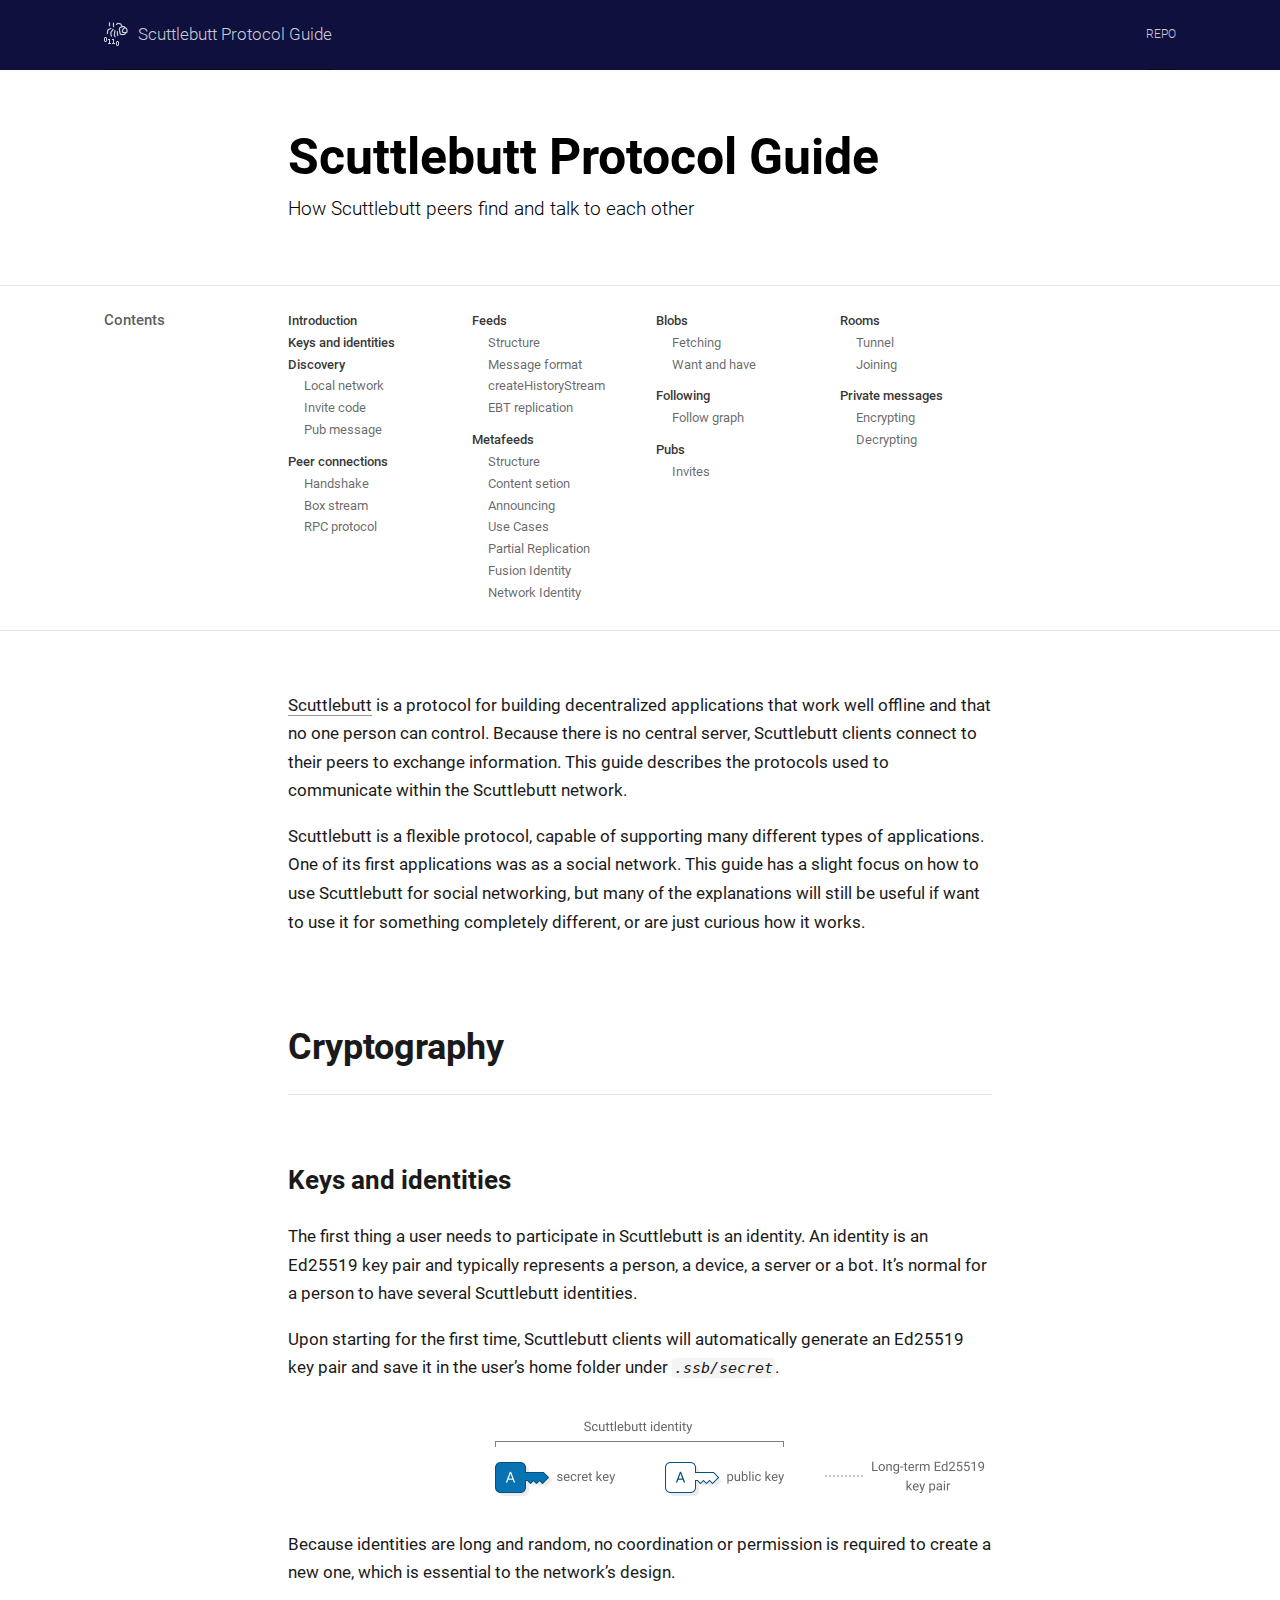
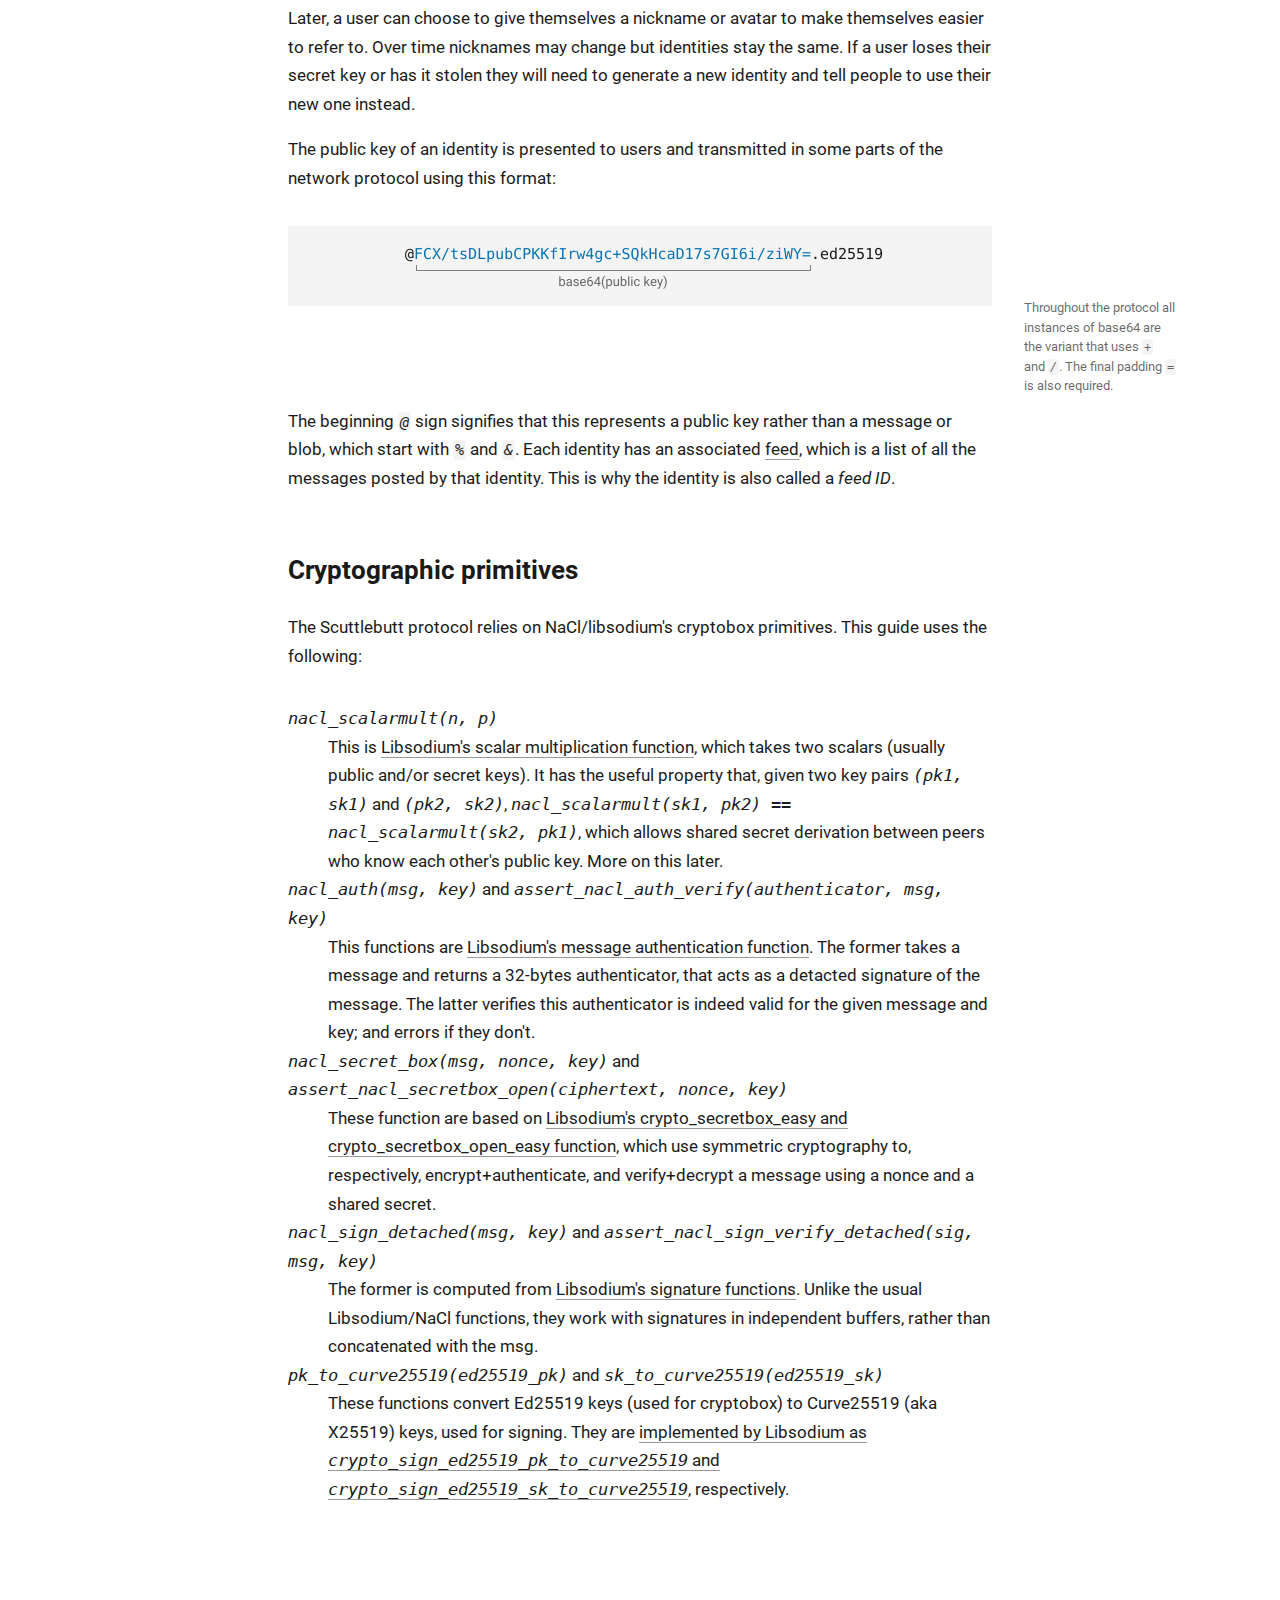
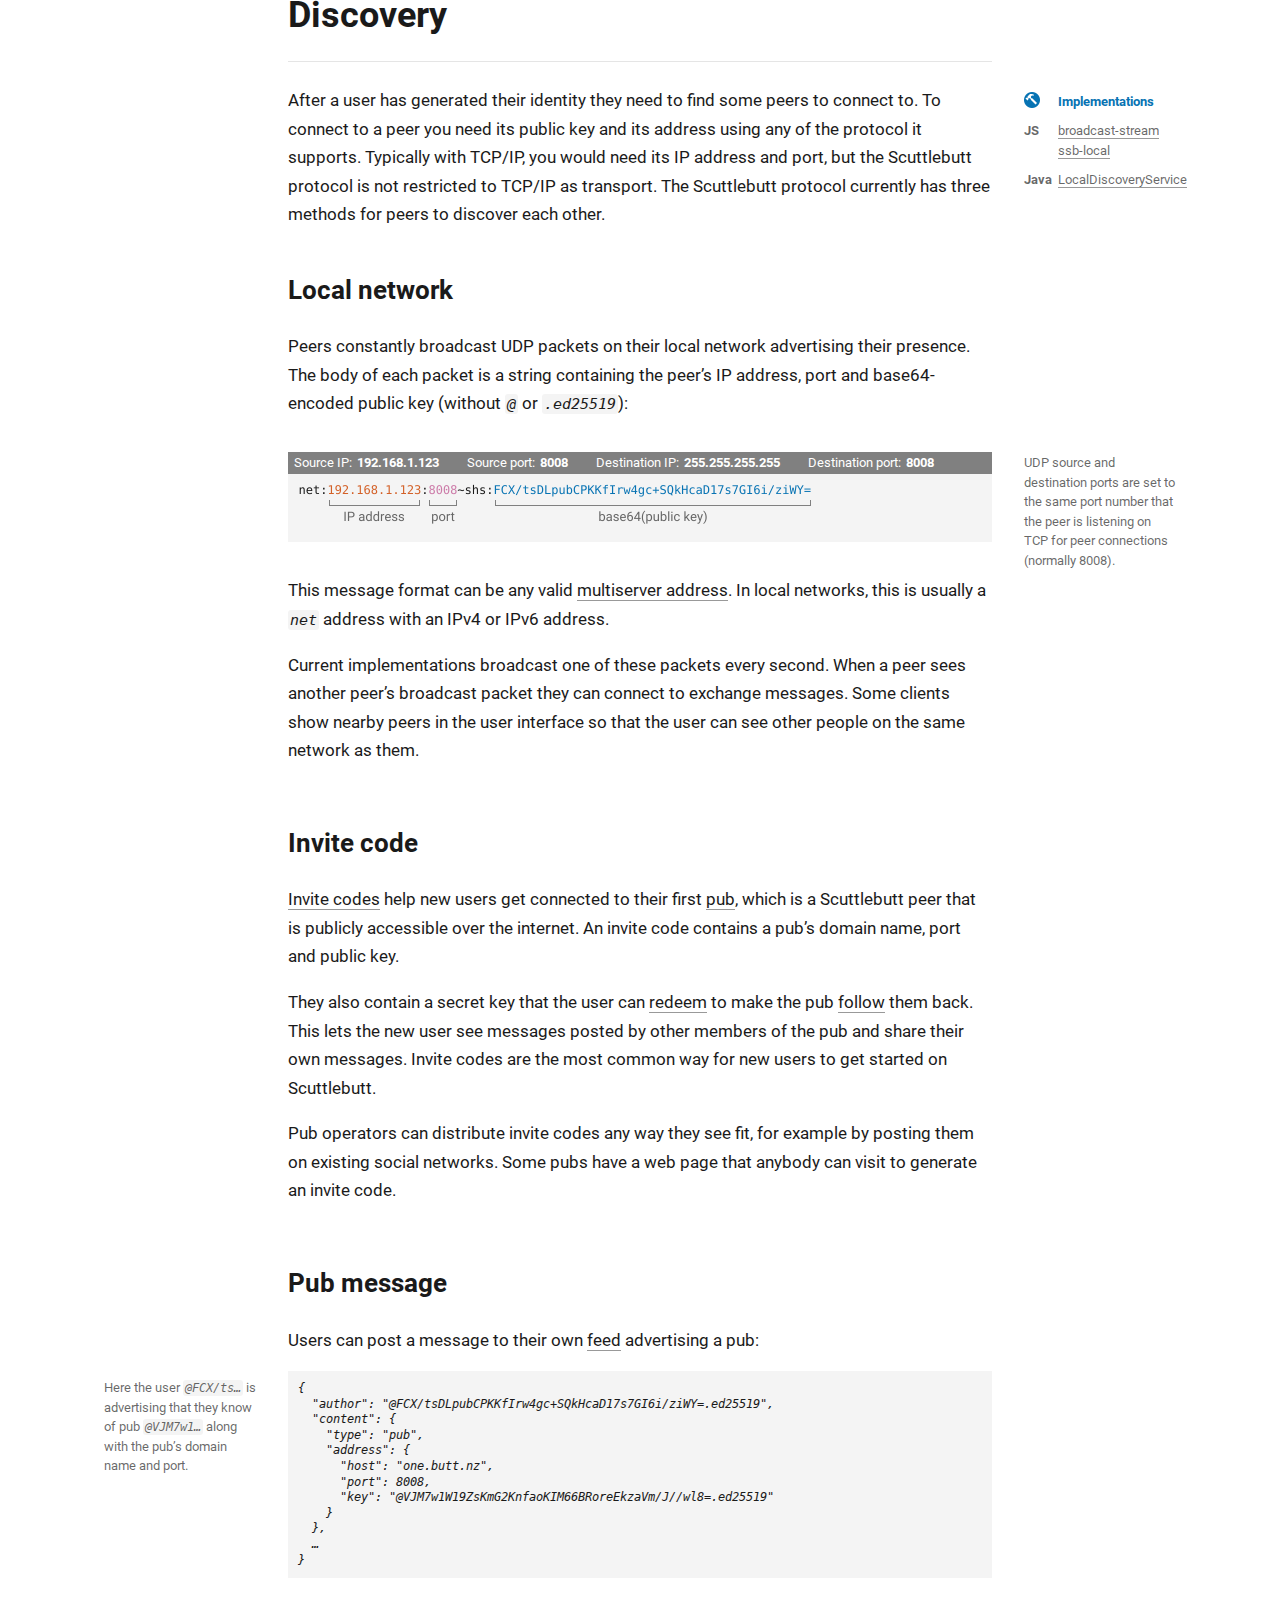
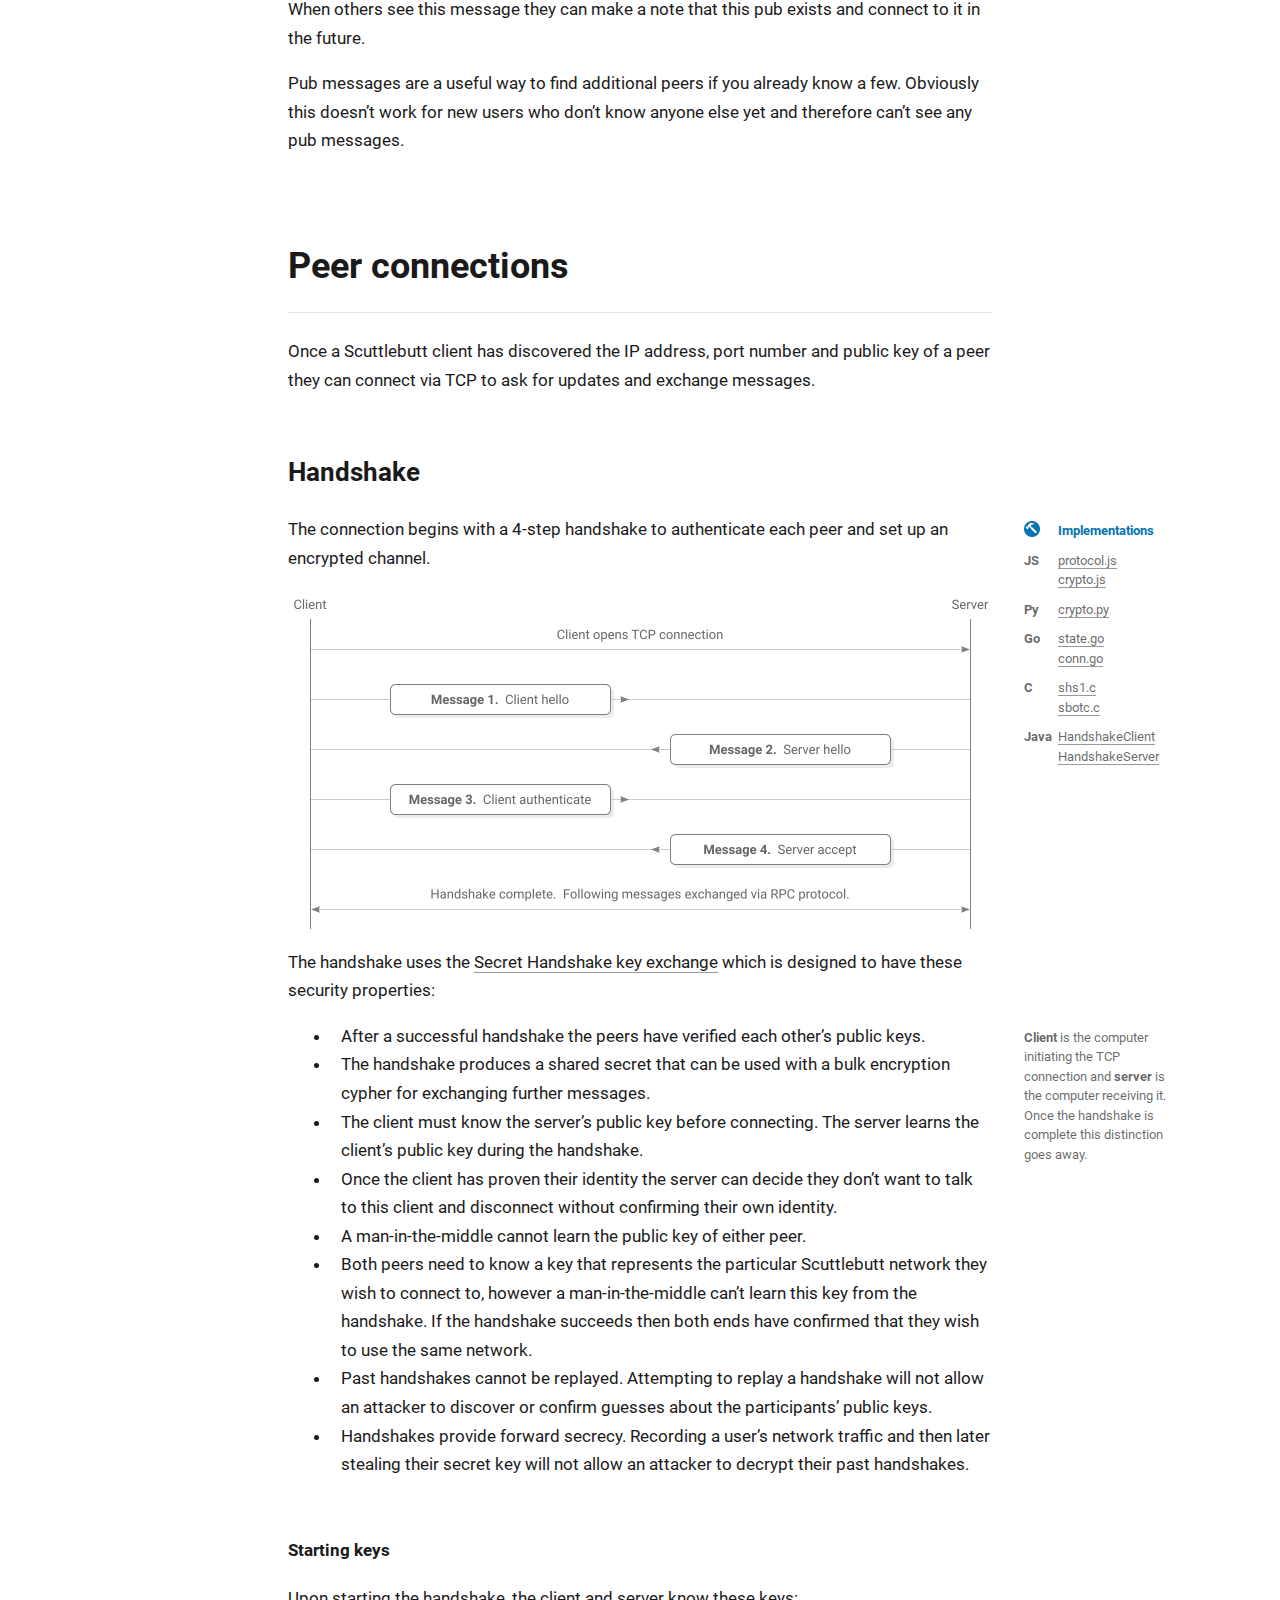
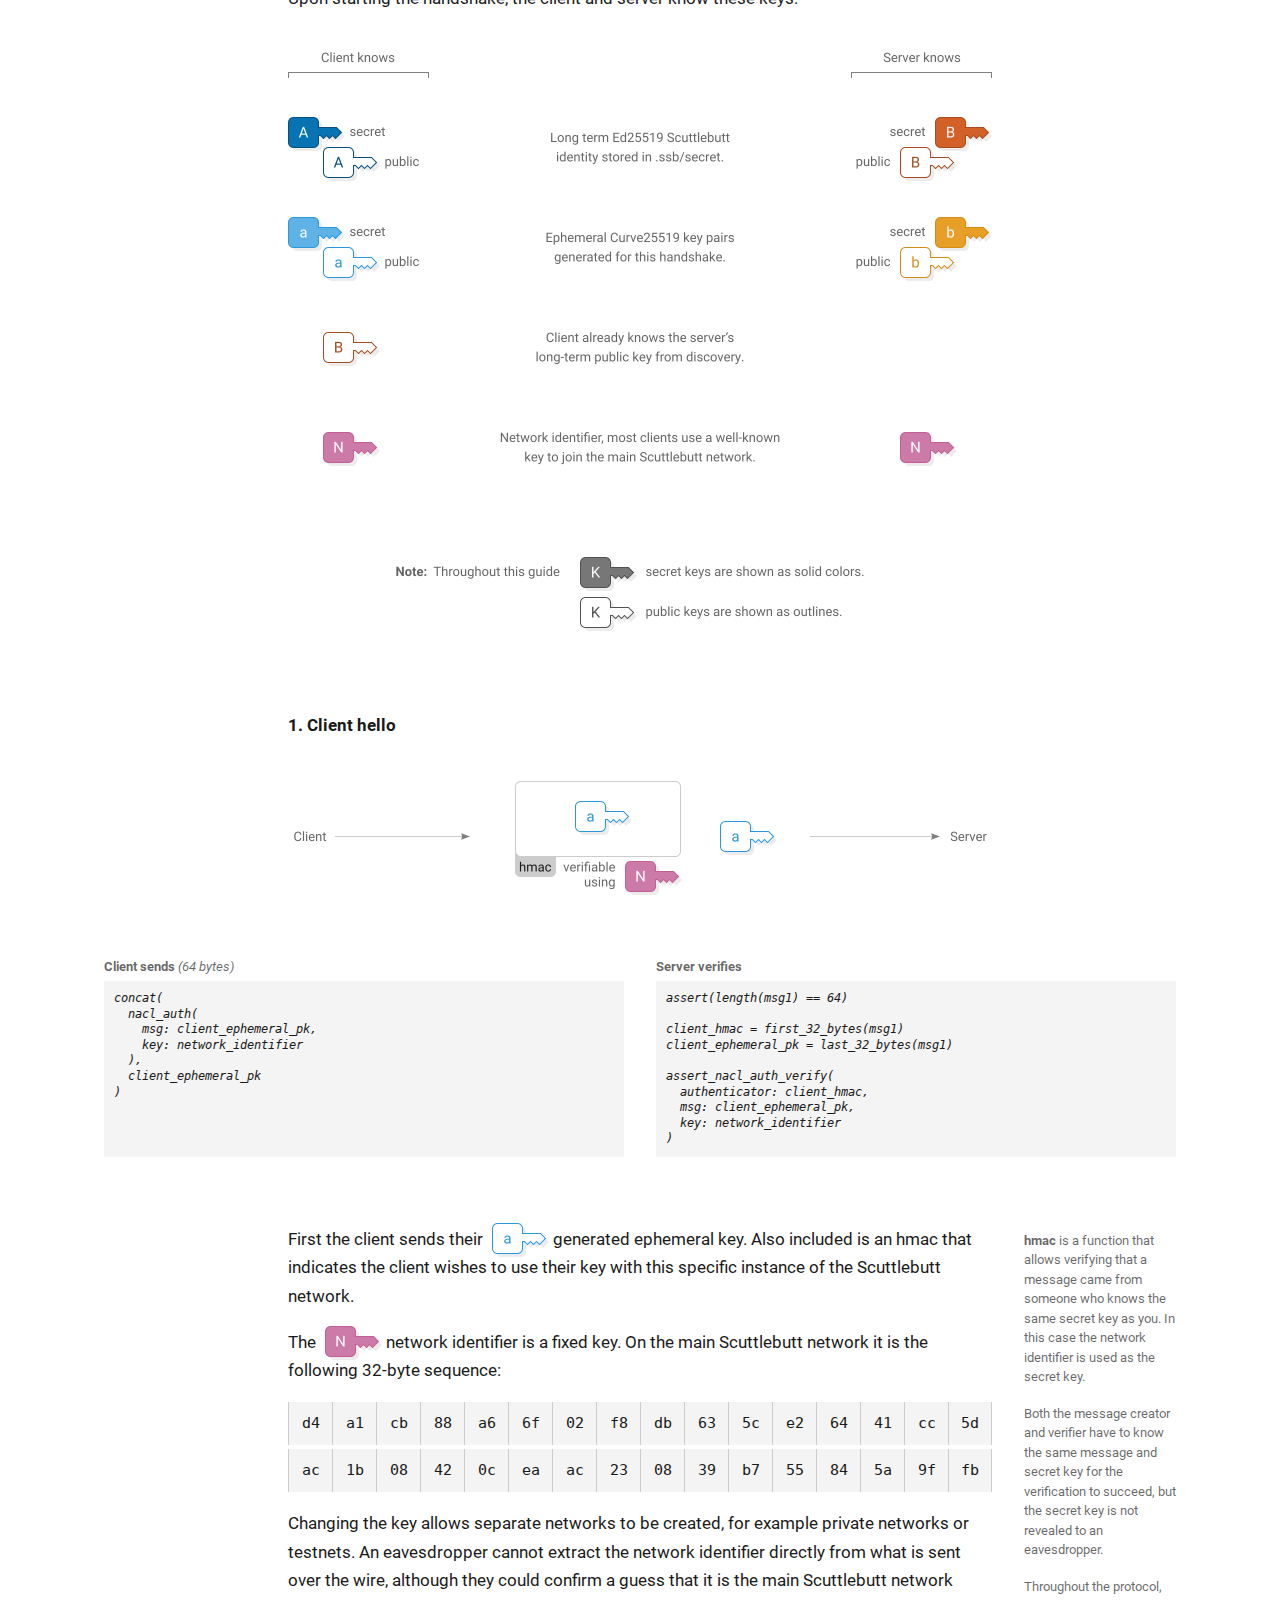
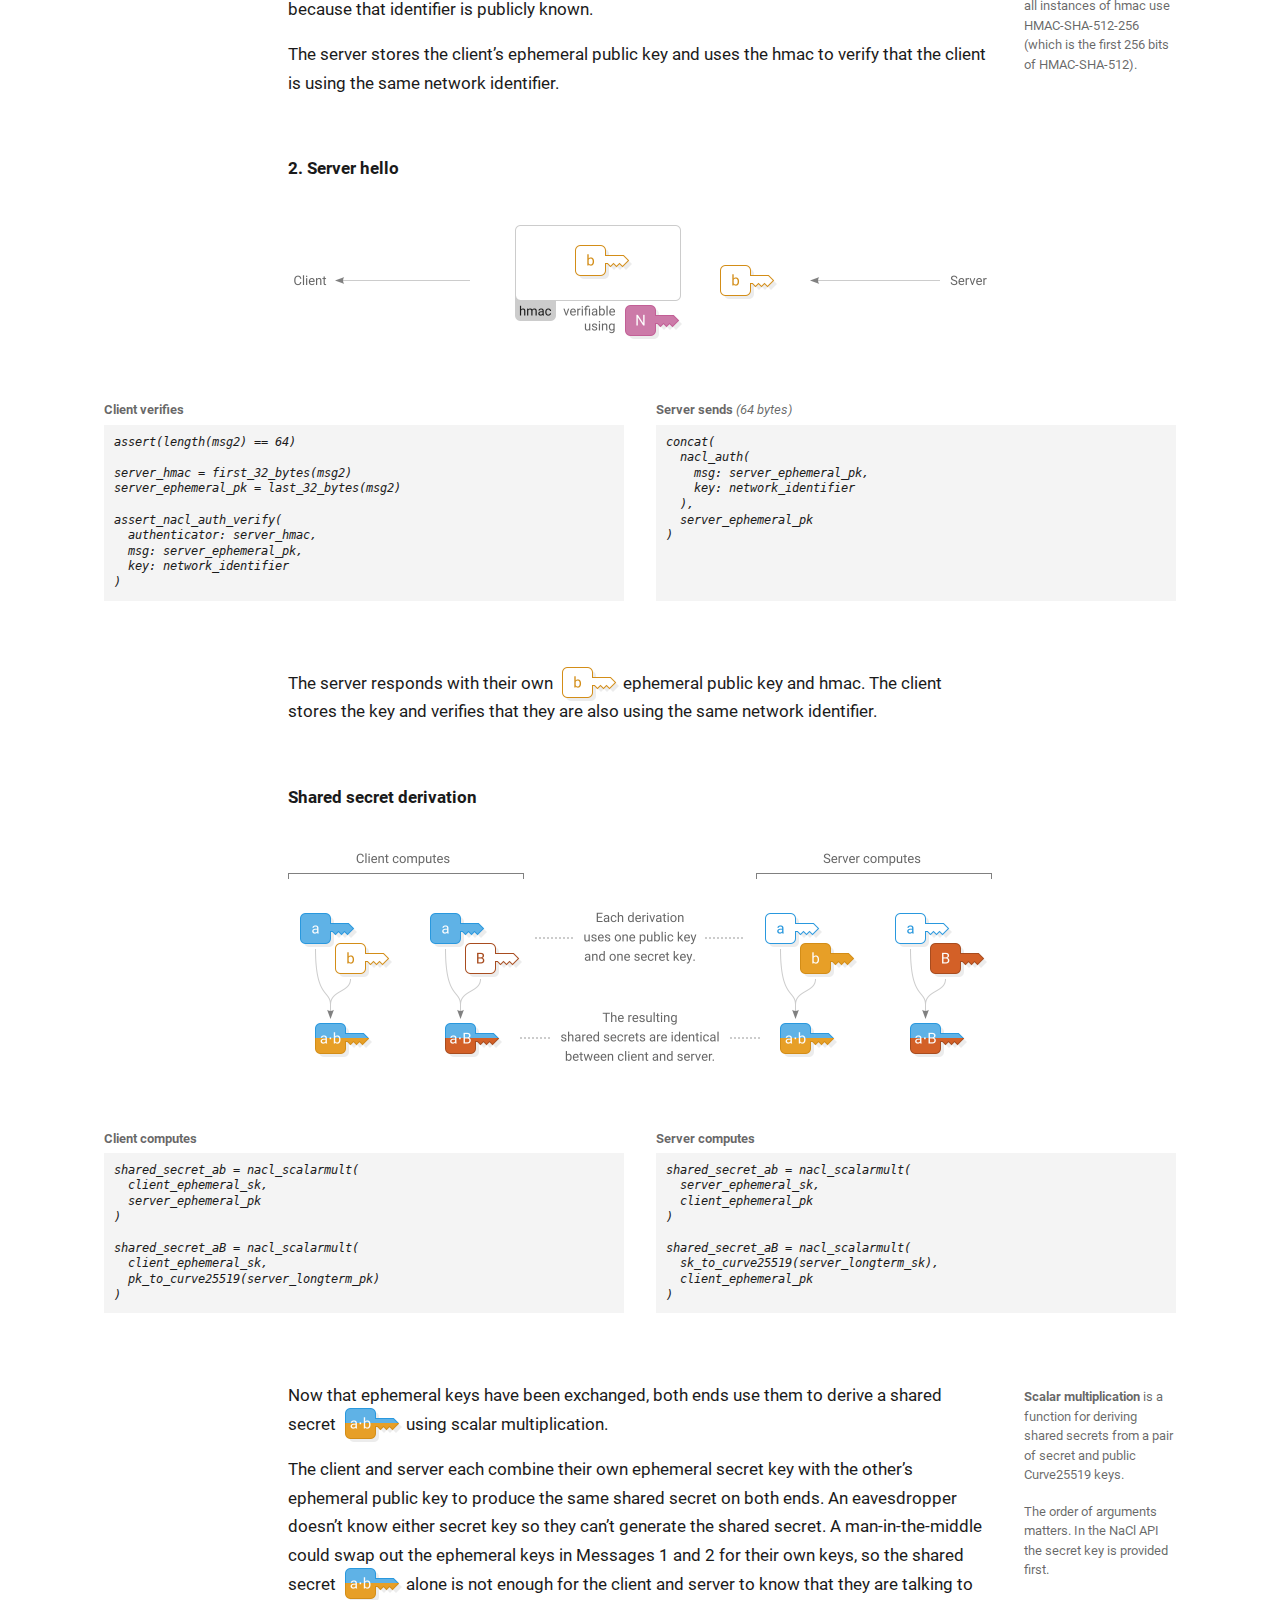
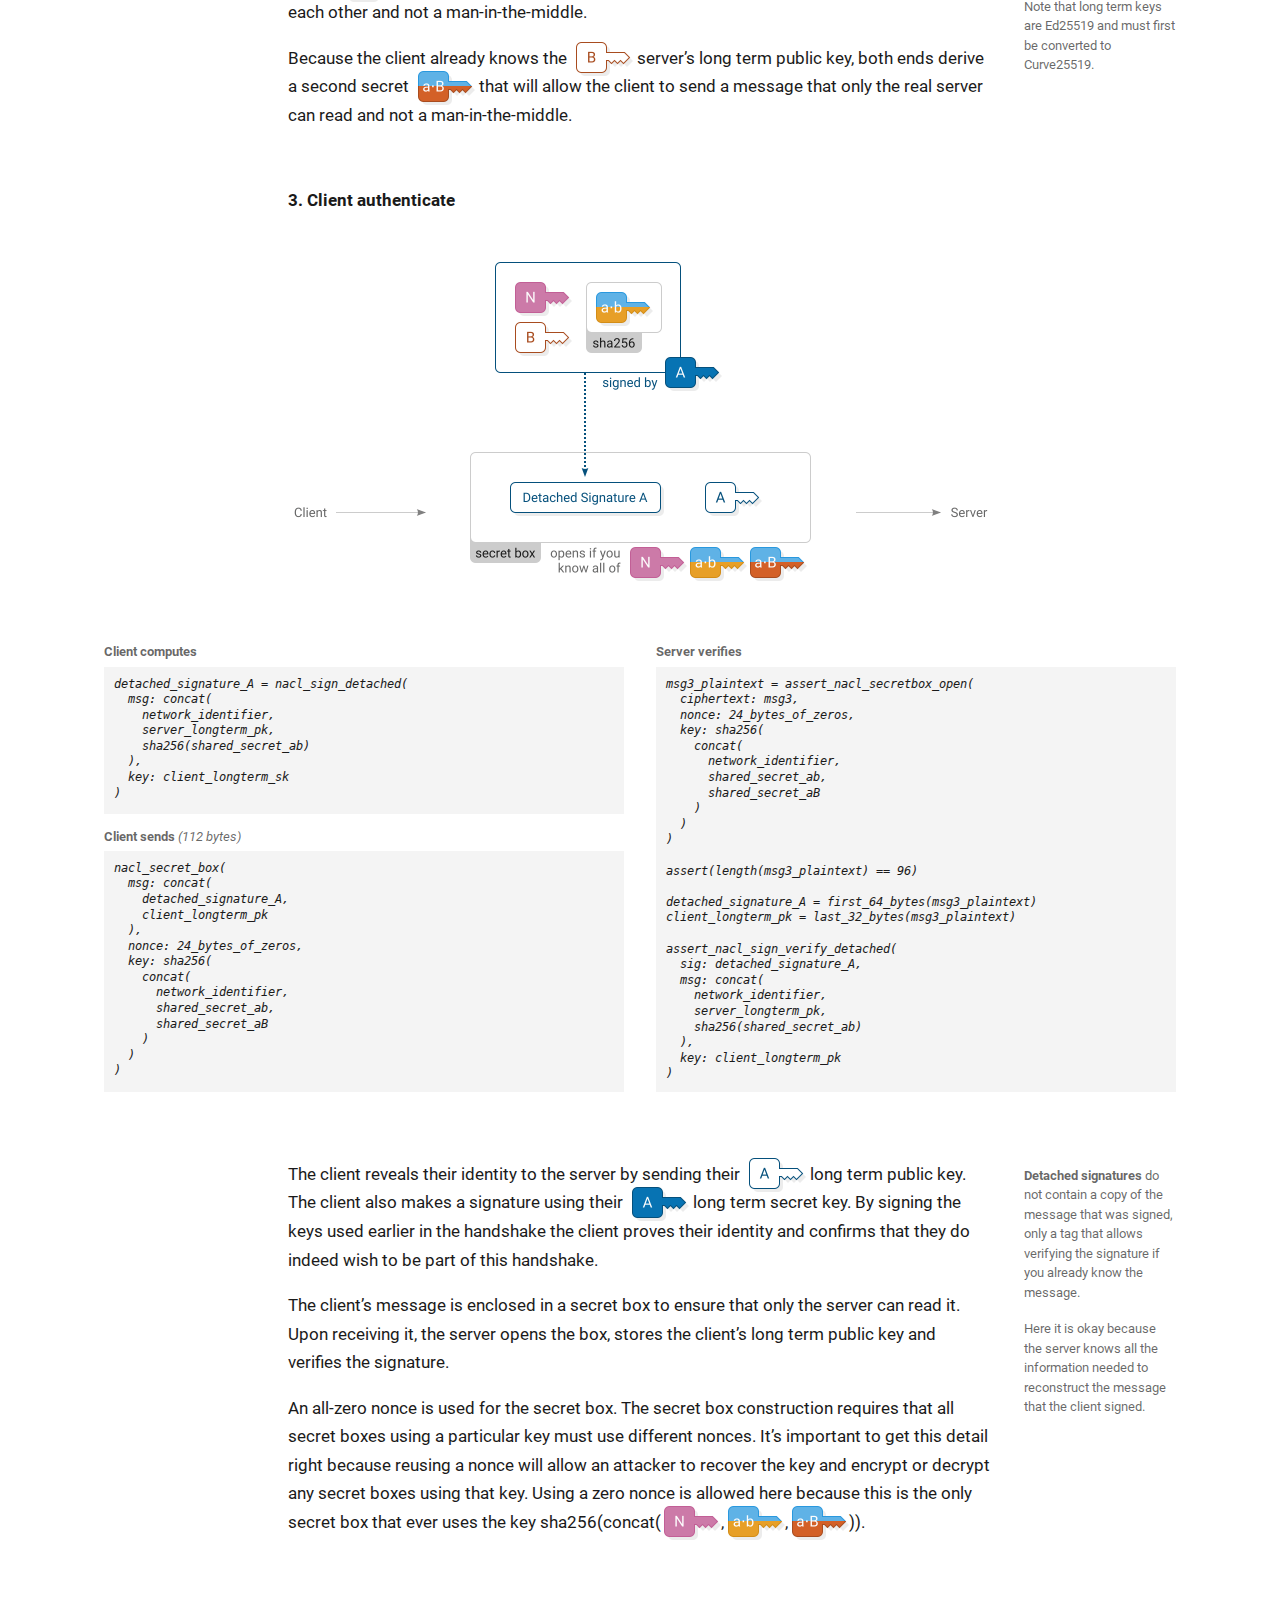
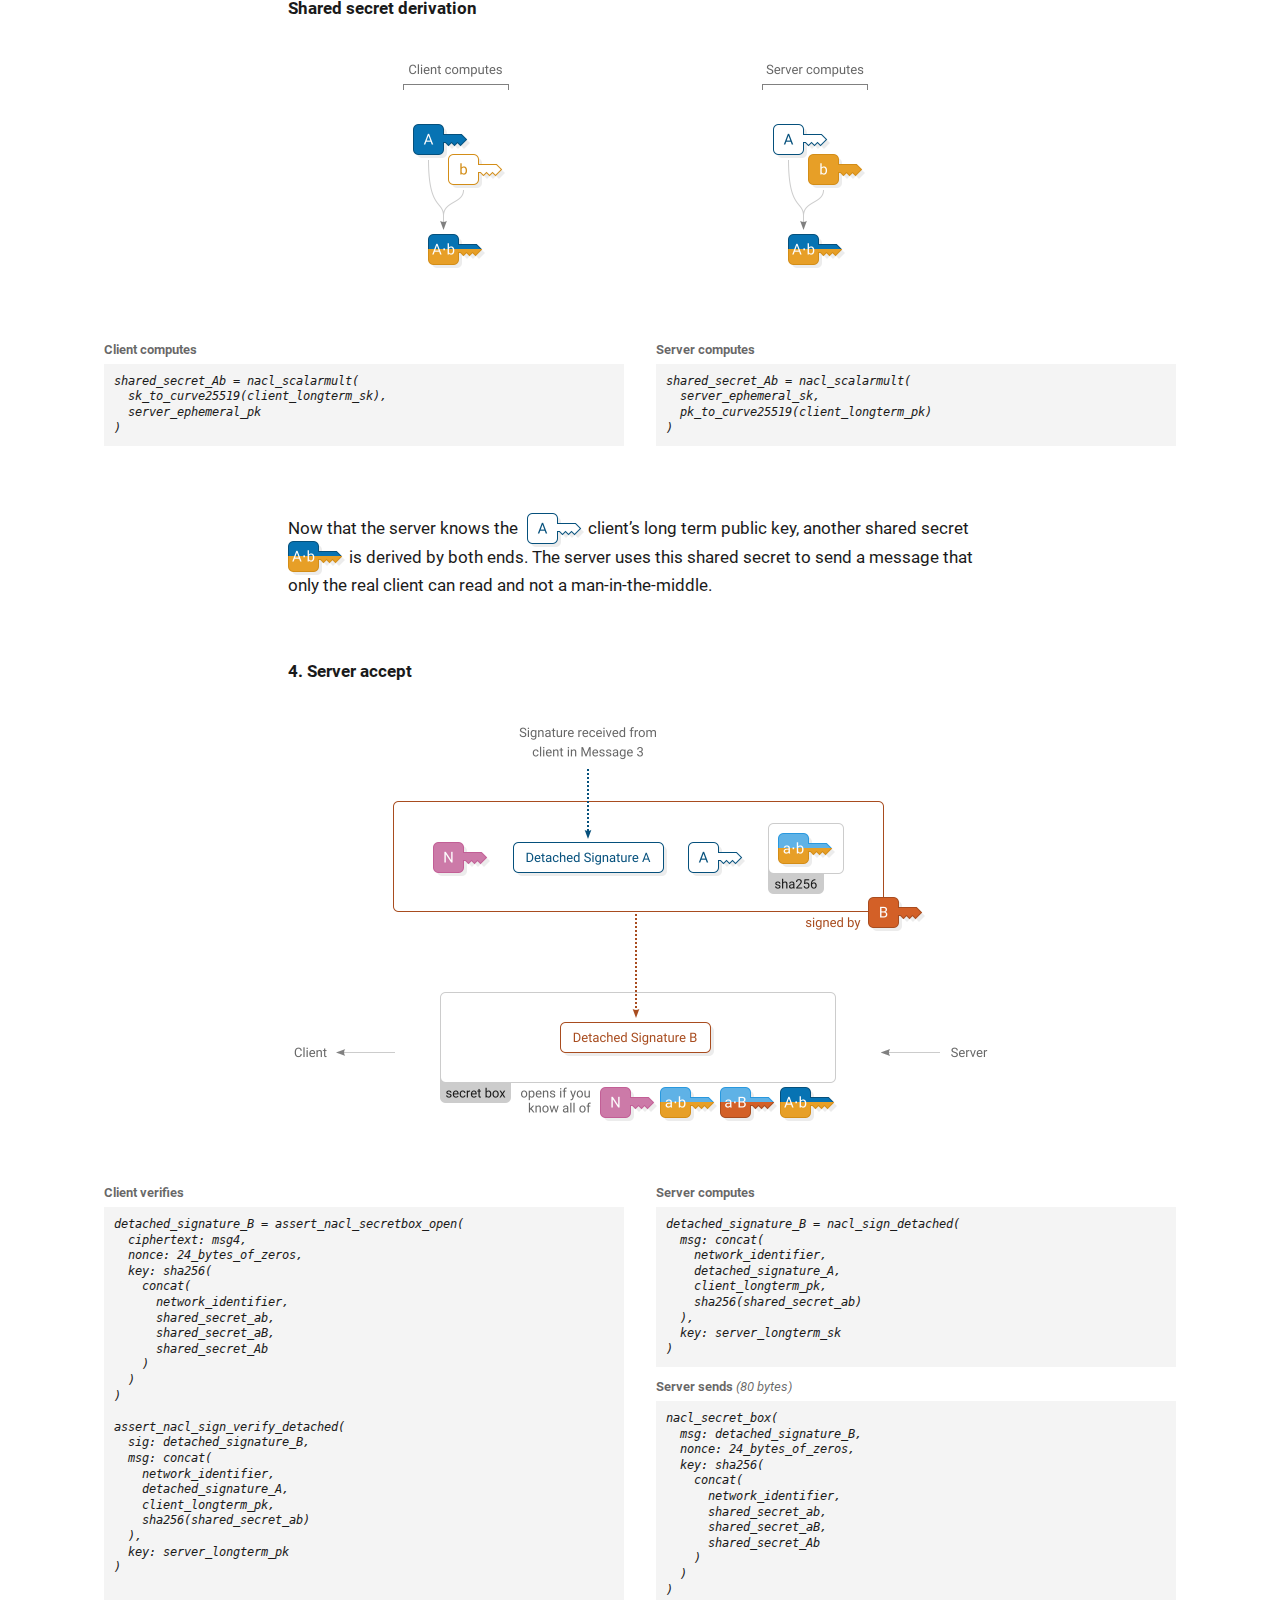
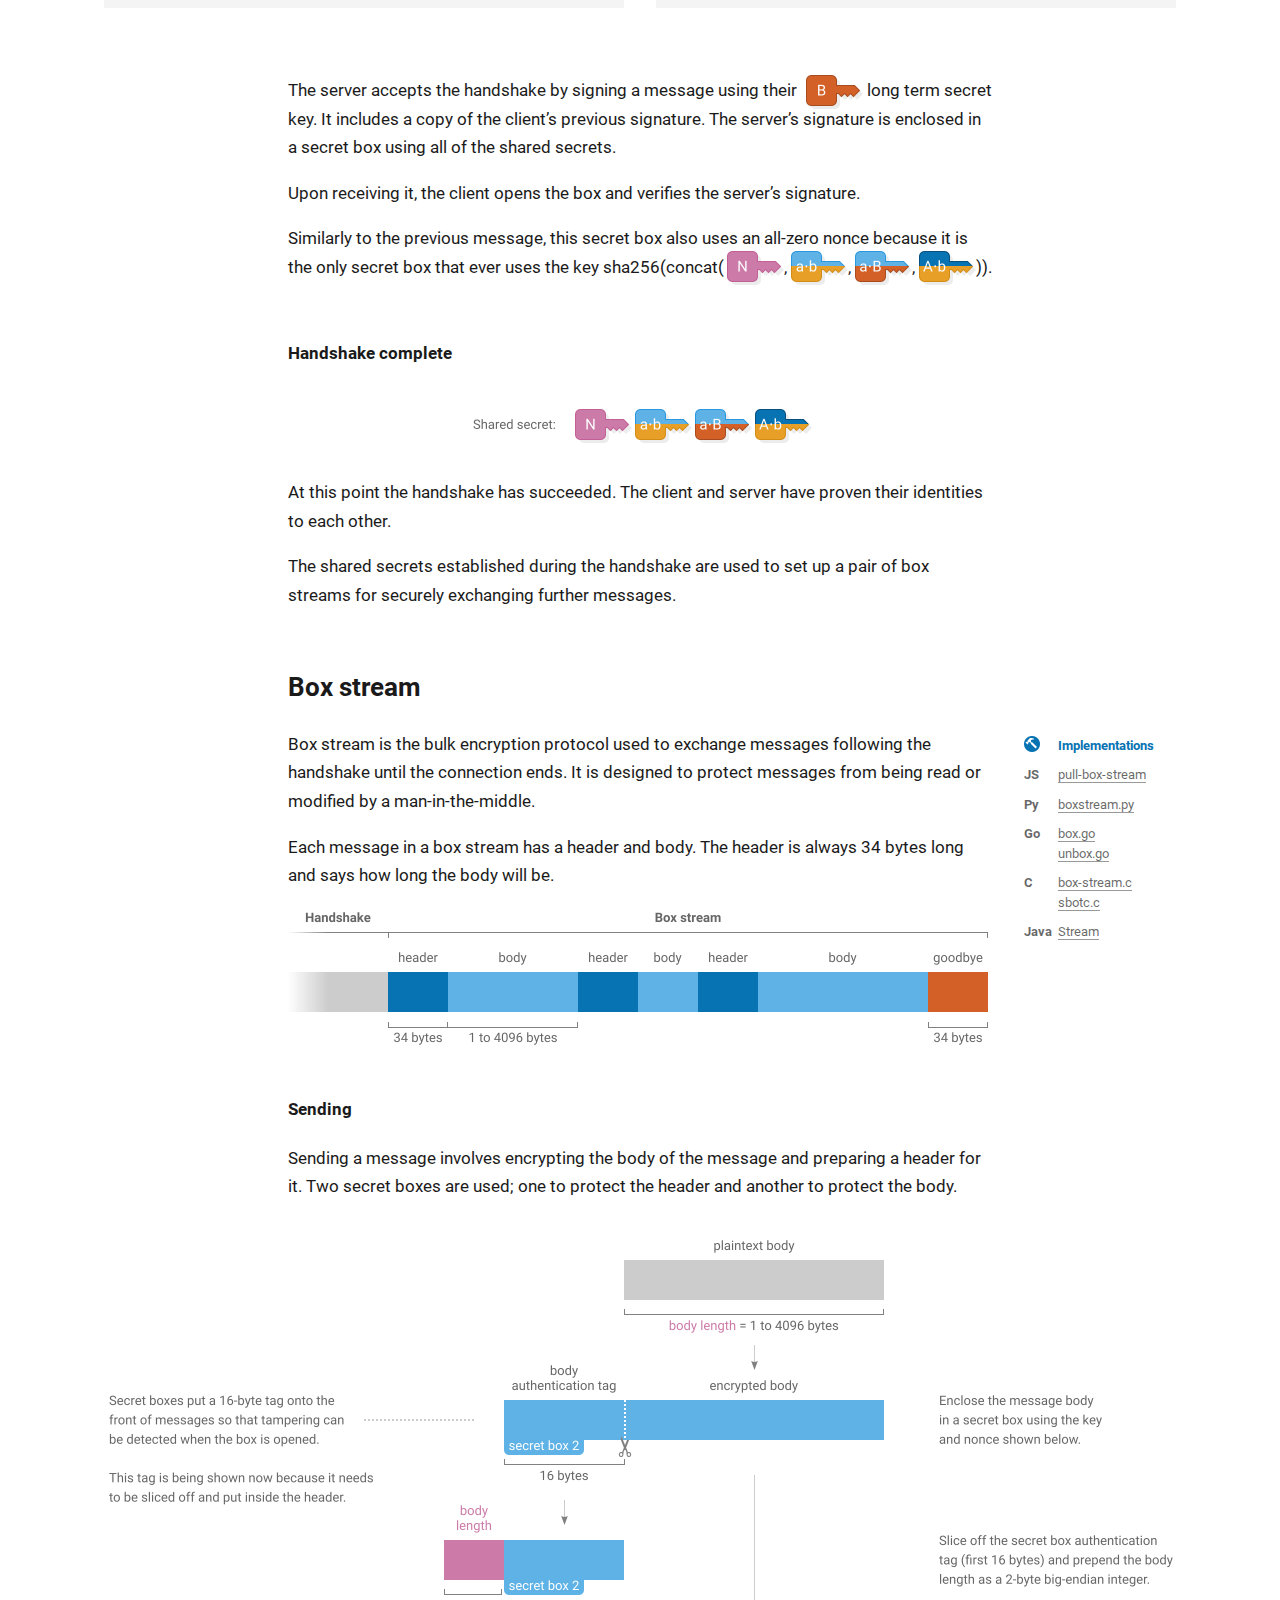
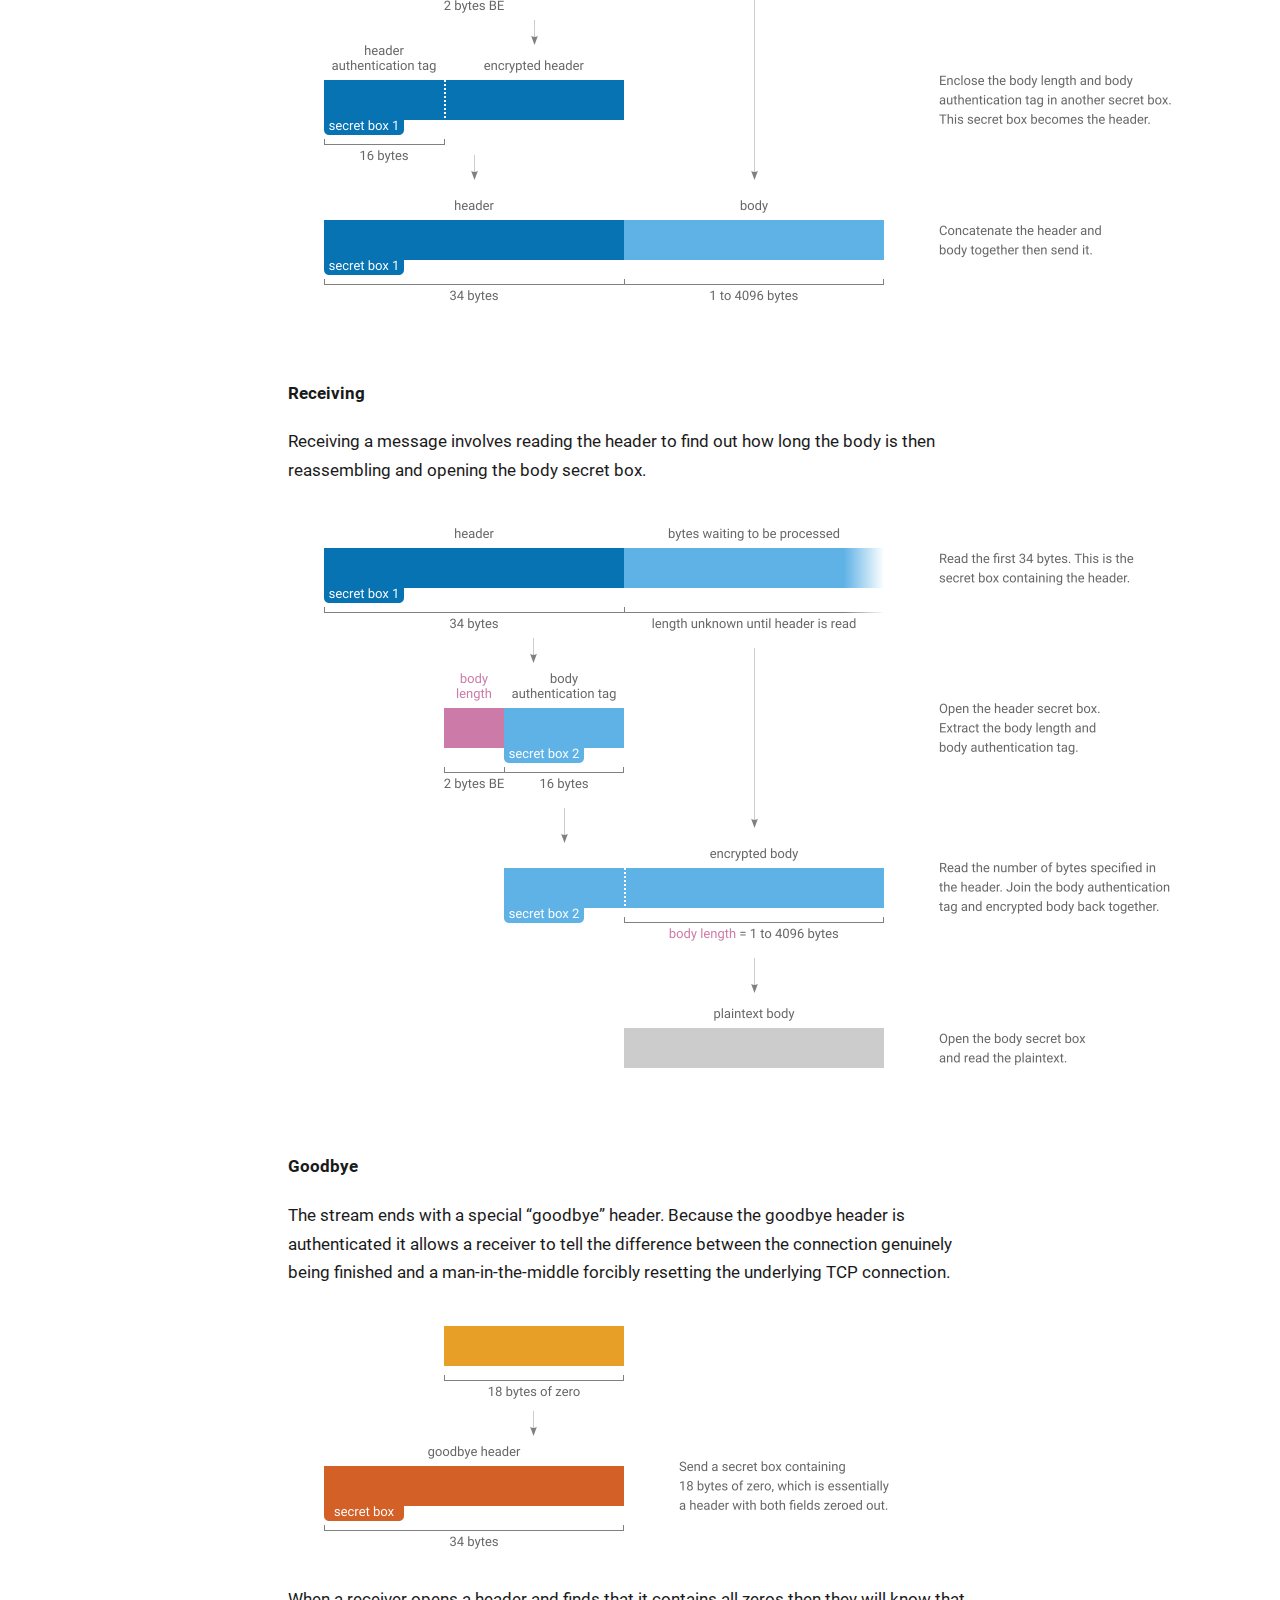
<file: index.html>
<!doctype html>
<html>
<head>
    <meta charset="utf-8"/>
    <title>Scuttlebutt Protocol Guide</title>
    <link rel="icon" href="img/favicon.png"/>
    <link rel="stylesheet" href="css/fonts.css"/>
    <link rel="stylesheet" href="css/guide.css"/>
</head>
<body>
    <header>
        <div class="title">
            <a href="index.html">
                <img src="img/logo.png" alt=""/>
                <span>Scuttlebutt Protocol Guide</span>
            </a>
        </div>
        <nav>
            <a href="https://github.com/ssbc/scuttlebutt-protocol-guide"><div>Repo</div></a>
        </nav>
    </header>
    <main>
        <h1>Scuttlebutt Protocol Guide</h1>
        <p class="subtitle">How Scuttlebutt peers find and talk to each other</p>
        <hr/>
        <aside class="kicker section-kicker">
            <h2 id="toc">Contents</h2>
        </aside>
        <div class="toc">
            <div class="col">
                <div><a class="s1" href="#introduction">Introduction</a></div>
                <div><a class="s1" href="#keys-and-identities">Keys and identities</a></div>
                <div class="section">
                    <div><a class="s1" href="#discovery">Discovery</a></div>
                    <div class="s2">
                        <div><a href="#local-network">Local network</a></div>
                        <div><a href="#invite-code">Invite code</a></div>
                        <div><a href="#pub-message">Pub message</a></div>
                    </div>
                </div>
                <div class="section">
                    <div><a class="s1" href="#peer-connections">Peer connections</a></div>
                    <div class="s2">
                        <div><a href="#handshake">Handshake</a></div>
                        <div><a href="#box-stream">Box stream</a></div>
                        <div><a href="#rpc-protocol">RPC protocol</a></div>
                    </div>
                </div>
            </div>
            <div class="col">
                <div class="section">
                    <div><a class="s1" href="#feeds">Feeds</a></div>
                    <div class="s2">
                        <div><a href="#structure">Structure</a></div>
                        <div><a href="#message-format">Message format</a></div>
                        <div><a href="#createHistoryStream">createHistoryStream</a></div>
                        <div><a href="#ebt-replication">EBT replication</a></div>
                    </div>
                </div>
                <div class="section">
                    <div><a class="s1" href="#metafeeds">Metafeeds</a></div>
                    <div class="s2">
                        <div><a href="#bendy-butt">Structure</a></div>
                        <div><a href="#metafeed-contentSection">Content setion</a></div>
                        <div><a href="#metafeed-announcing">Announcing</a></div>
                        <div><a href="#metafeed-use-cases">Use Cases</a></div>
                        <div><a href="#metafeed-partial-replication">Partial Replication</a></div>
                        <div><a href="#metafeed-fusion-identity">Fusion Identity</a></div>
                        <div><a href="#metafeed-network-identity">Network Identity</a></div>
                    </div>
                </div>
            </div>
            <div class="col">
                <div class="section">
                    <div><a class="s1" href="#blobs">Blobs</a></div>
                    <div class="s2">
                        <div><a href="#fetching">Fetching</a></div>
                        <div><a href="#want-and-have">Want and have</a></div>
                    </div>
                </div>
                <div class="section">
                    <div><a class="s1" href="#following">Following</a></div>
                    <div class="s2">
                        <div><a href="#follow-graph">Follow graph</a></div>
                    </div>
                </div>
                <div class="section">
                    <div><a class="s1" href="#pubs">Pubs</a></div>
                    <div class="s2">
                        <div><a href="#invites">Invites</a></div>
                    </div>
                </div>
            </div>
            <div class="col">
                <div class="section">
                    <div><a class="s1" href="#rooms">Rooms</a></div>
                    <div class="s2">
                        <div><a href="#rooms-tunnel">Tunnel</a></div>
                        <div><a href="#rooms-joining">Joining</a></div>
                    </div>
                </div>
                <div class="section">
                    <div><a class="s1" href="#private-messages">Private messages</a></div>
                    <div class="s2">
                        <div><a href="#encrypting">Encrypting</a></div>
                        <div><a href="#decrypting">Decrypting</a></div>
                    </div>
                </div>
            </div>
        </div>
        <hr/>

        <p id="introduction" class="first"><a href="https://www.scuttlebutt.nz/">Scuttlebutt</a> is a protocol for building decentralized applications that work well offline and that no one person can control. Because there is no central server, Scuttlebutt clients connect to their peers to exchange information. This guide describes the protocols used to communicate within the Scuttlebutt network.</p>
        <p>Scuttlebutt is a flexible protocol, capable of supporting many different types of applications. One of its first applications was as a social network. This guide has a slight focus on how to use Scuttlebutt for social networking, but many of the explanations will still be useful if want to use it for something completely different, or are just curious how it works.</p>

        <h2 id="cryptography">Cryptography</h2>

        <h3 id="keys-and-identities">Keys and identities</h3>
        <p>The first thing a user needs to participate in Scuttlebutt is an identity. An identity is an Ed25519 key pair and typically represents a person, a device, a server or a bot. It’s normal for a person to have several Scuttlebutt identities.</p>
        <p>Upon starting for the first time, Scuttlebutt clients will automatically generate an Ed25519 key pair and save it in the user’s home folder under <code>.ssb/secret</code>.</p>
        <img src="img/identity_keypair.png" style="height: 80px;" alt="The Scuttlebutt identity is a long-term Ed25519 key pair." />
        <p>Because identities are long and random, no coordination or permission is required to create a new one, which is essential to the network’s design.</p>
        <p>Later, a user can choose to give themselves a nickname or avatar to make themselves easier to refer to. Over time nicknames may change but identities stay the same. If a user loses their secret key or has it stolen they will need to generate a new identity and tell people to use their new one instead.</p>
        <p>The public key of an identity is presented to users and transmitted in some parts of the network protocol using this format:</p>
        <img src="img/format_public_key.png" style="height: 80px;" alt="@FCX/tsDLpubCPKKfIrw4gc+SQkHcaD17s7GI6i/ziWY=.ed25519 where everything but the @ prefix and .ed25519 suffix is the public-key, base64-encoded." />
        <aside style="position: relative; top: 6px;">
            <p>Throughout the protocol all instances of base64 are the variant that uses <code>+</code> and <code>/</code>. The final padding <code>=</code> is also required.</p>
        </aside>
        <p>The beginning <code>@</code> sign signifies that this represents a public key rather than a message or blob, which start with <code>%</code> and <code>&amp;</code>. Each identity has an associated <a href="#feeds">feed</a>, which is a list of all the messages posted by that identity. This is why the identity is also called a <em>feed ID</em>.</p>

        <h3 id="cryptographic-primitives">Cryptographic primitives</h3>

        <p>The Scuttlebutt protocol relies on NaCl/libsodium's cryptobox primitives. This guide uses the following:</p>

        <dl>
            <dt><code>nacl_scalarmult(n, p)</code></dt>
            <dd>This is <a href="https://doc.libsodium.org/advanced/scalar_multiplication">Libsodium's scalar multiplication function</a>, which takes two scalars (usually public and/or secret keys). It has the useful property that, given two key pairs <code>(pk1, sk1)</code> and <code>(pk2, sk2)</code>, <code>nacl_scalarmult(sk1, pk2) == nacl_scalarmult(sk2, pk1)</code>, which allows shared secret derivation between peers who know each other's public key. More on this later.</dd>

            <dt><code>nacl_auth(msg, key)</code> and <code>assert_nacl_auth_verify(authenticator, msg, key)</code></dt>
            <dd>This functions are <a href="https://doc.libsodium.org/public-key_cryptography/authenticated_encryption">Libsodium's message authentication function</a>. The former takes a message and returns a 32-bytes authenticator, that acts as a detacted signature of the message. The latter verifies this authenticator is indeed valid for the given message and key; and errors if they don't.</dd>

            <dt><code>nacl_secret_box(msg, nonce, key)</code> and <code>assert_nacl_secretbox_open(ciphertext, nonce, key)</code></dt>
            <dd>These function are based on <a href="https://doc.libsodium.org/secret-key_cryptography/secretbox">Libsodium's crypto_secretbox_easy and crypto_secretbox_open_easy function</a>, which use symmetric cryptography to, respectively, encrypt+authenticate, and verify+decrypt a message using a nonce and a shared secret.</dd>

            <dt><code>nacl_sign_detached(msg, key)</code> and <code>assert_nacl_sign_verify_detached(sig, msg, key)</code></dt>
            <dd>The former is computed from <a href="https://doc.libsodium.org/public-key_cryptography/public-key_signatures">Libsodium's signature functions</a>. Unlike the usual Libsodium/NaCl functions, they work with signatures in independent buffers, rather than concatenated with the msg.</dd>

            <dt><code>pk_to_curve25519(ed25519_pk)</code> and <code>sk_to_curve25519(ed25519_sk)</code></dt>
            <dd>These functions convert Ed25519 keys (used for cryptobox) to Curve25519 (aka X25519) keys, used for signing. They are <a href="https://doc.libsodium.org/advanced/ed25519-curve25519">implemented by Libsodium as <code>crypto_sign_ed25519_pk_to_curve25519</code> and <code>crypto_sign_ed25519_sk_to_curve25519</code></a>, respectively.</dd>
        </dl>

        <h2 id="discovery">Discovery</h2>
        <div>
            <p>After a user has generated their identity they need to find some peers to connect to. To connect to a peer you need its public key and its address using any of the protocol it supports. Typically with TCP/IP, you would need its IP address and port, but the Scuttlebutt protocol is not restricted to TCP/IP as transport. The Scuttlebutt protocol currently has three methods for peers to discover each other.</p>

            <h3 id="local-network">Local network</h3>
            <p>Peers constantly broadcast UDP packets on their local network advertising their presence. The body of each packet is a string containing the peer’s IP address, port and base64-encoded public key (without <code>@</code> or <code>.ed25519</code>):</p>
        </div>
        <aside class="impl">
            <img class="icon" src="img/impl.png" alt=""/>
            <h5>Implementations</h5>
            <div class="lang">JS</div>
            <div class="vs"><a href="https://github.com/dominictarr/broadcast-stream/blob/master/index.js">broadcast-stream</a></div>
            <div class="vs"><a href="https://github.com/ssbc/ssb-local/blob/master/index.js">ssb-local</a></div>
            <div class="lang">Java</div>
            <div class="vs"><a href="https://github.com/apache/incubator-tuweni/blob/master/scuttlebutt-discovery/src/main/java/org/apache/tuweni/scuttlebutt/discovery/ScuttlebuttLocalDiscoveryService.java">LocalDiscoveryService</a></div>
        </aside>

        <div>
            <figure class="packets">
                <div class="packet">
                    <div class="header">
                        <span class="key">Source IP</span><span class="value">192.168.1.123</span>
                        <span class="key">Source port</span><span class="value">8008</span>
                        <span class="key">Destination IP</span><span class="value">255.255.255.255</span>
                        <span class="key">Destination port</span><span class="value">8008</span>
                    </div>
                    <img src="img/format_udp_broadcast.png" style="height: 40px;" alt="net:192.168.1.123:8008:~shs:FCX/tsDLpubCPKKfIrw4gc+SQkHcaD17s7GI6i/ziWY="/>
                </div>
            </figure>
            <p>This message format can be any valid <a href="https://github.com/ssb-js/multiserver#address-format">multiserver address</a>. In local networks, this is usually a <code>net</code> address with an IPv4 or IPv6 address.</p>
            <p>Current implementations broadcast one of these packets every second. When a peer sees another peer’s broadcast packet they can connect to exchange messages. Some clients show nearby peers in the user interface so that the user can see other people on the same network as them.</p>
        </div>
        <aside>
            <p>UDP source and destination ports are set to the same port number that the peer is listening on TCP for peer connections (normally 8008).</p>
        </aside>

        <h3 id="invite-code">Invite code</h3>
        <p><a href="#invites">Invite codes</a> help new users get connected to their first <a href="#pubs">pub</a>, which is a Scuttlebutt peer that is publicly accessible over the internet. An invite code contains a pub’s domain name, port and public key.</p>
        <p>They also contain a secret key that the user can <a href="#redeeming-invites">redeem</a> to make the pub <a href="#following">follow</a> them back. This lets the new user see messages posted by other members of the pub and share their own messages. Invite codes are the most common way for new users to get started on Scuttlebutt.</p>
        <p>Pub operators can distribute invite codes any way they see fit, for example by posting them on existing social networks. Some pubs have a web page that anybody can visit to generate an invite code.</p>

        <h3 id="pub-message">Pub message</h3>
        <p>Users can post a message to their own <a href="#feeds">feed</a> advertising a pub:</p>
        <aside class="kicker">
            <p>Here the user <code>@FCX/ts…</code> is advertising that they know of pub <code>@VJM7w1…</code> along with the pub’s domain name and port.</p>
        </aside>
        <pre><code>{
  "author": "@FCX/tsDLpubCPKKfIrw4gc+SQkHcaD17s7GI6i/ziWY=.ed25519",
  "content": {
    "type": "pub",
    "address": {
      "host": "one.butt.nz",
      "port": 8008,
      "key": "@VJM7w1W19ZsKmG2KnfaoKIM66BRoreEkzaVm/J//wl8=.ed25519"
    }
  },
  …
}</code></pre>
        <p>When others see this message they can make a note that this pub exists and connect to it in the future.</p>
        <p>Pub messages are a useful way to find additional peers if you already know a few. Obviously this doesn’t work for new users who don’t know anyone else yet and therefore can’t see any pub messages.</p>

        <h2 id="peer-connections">Peer connections</h2>
        <p>Once a Scuttlebutt client has discovered the IP address, port number and public key of a peer they can connect via TCP to ask for updates and exchange messages.</p>

        <h3 id="handshake">Handshake</h3>
        <div>
            <p>The connection begins with a 4-step handshake to authenticate each peer and set up an encrypted channel.</p>
            <img src="img/message_flow.png" style="height: 350px;" alt="Message 1: Client hello (sent by the client). Message 2: Server hello. Message 3: Client authenticate. Message 4: Server accept" />
        </div>
        <aside class="impl">
            <img class="icon" src="img/impl.png" alt=""/>
            <h5>Implementations</h5>
            <div class="lang">JS</div>
            <div class="vs"><a href="https://github.com/auditdrivencrypto/secret-handshake/blob/master/protocol.js">protocol.js</a></div>
            <div class="vs"><a href="https://github.com/auditdrivencrypto/secret-handshake/blob/master/crypto.js">crypto.js</a></div>
            <div class="lang">Py</div>
            <div class="vs"><a href="https://github.com/pferreir/PySecretHandshake/blob/master/secret_handshake/crypto.py">crypto.py</a></div>
            <div class="lang">Go</div>
            <div class="vs"><a href="https://github.com/cryptoscope/secretstream/blob/ad7542b0cbda422a1ea3de7efa62a514672a2c88/secrethandshake/state.go">state.go</a></div>
            <div class="vs"><a href="https://github.com/cryptoscope/secretstream/blob/ad7542b0cbda422a1ea3de7efa62a514672a2c88/secrethandshake/conn.go">conn.go</a></div>
            <div class="lang">C</div>
            <div class="vs"><a href="https://github.com/AljoschaMeyer/shs1-c/blob/master/src/shs1.c">shs1.c</a></div>
            <div class="vs"><a href="https://git.scuttlebot.io/%25133ulDgs%2FoC1DXjoK04vDFy6DgVBB%2FZok15YJmuhD5Q%3D.sha256/blob/fd953a1e72b4b16e6e5a74bcf2f893dbf1407ce4/sbotc.c">sbotc.c</a></div>
            <div class="lang">Java</div>
            <div class="vs"><a href="https://github.com/apache/incubator-tuweni/blob/master/scuttlebutt-handshake/src/main/java/org/apache/tuweni/scuttlebutt/handshake/SecureScuttlebuttHandshakeClient.java">HandshakeClient</a></div>
            <div class="vs"><a href="https://github.com/apache/incubator-tuweni/blob/master/scuttlebutt-handshake/src/main/java/org/apache/tuweni/scuttlebutt/handshake/SecureScuttlebuttHandshakeServer.java">HandshakeServer</a></div>
        </aside>
        <p>The handshake uses the <a href="https://dominictarr.github.io/secret-handshake-paper/shs.pdf">Secret Handshake key exchange</a> which is designed to have these security properties:</p>
        <ul>
            <li>After a successful handshake the peers have verified each other’s public keys.</li>
            <li>The handshake produces a shared secret that can be used with a bulk encryption cypher for exchanging further messages.</li>
            <li>The client must know the server’s public key before connecting. The server learns the client’s public key during the handshake.</li>
            <li>Once the client has proven their identity the server can decide they don’t want to talk to this client and disconnect without confirming their own identity.</li>
            <li>A man-in-the-middle cannot learn the public key of either peer.</li>
            <li>Both peers need to know a key that represents the particular Scuttlebutt network they wish to connect to, however a man-in-the-middle can’t learn this key from the handshake. If the handshake succeeds then both ends have confirmed that they wish to use the same network.</li>
            <li>Past handshakes cannot be replayed. Attempting to replay a handshake will not allow an attacker to discover or confirm guesses about the participants’ public keys.</li>
            <li>Handshakes provide forward secrecy. Recording a user’s network traffic and then later stealing their secret key will not allow an attacker to decrypt their past handshakes.</li>
        </ul>
        <aside>
            <p><strong>Client</strong> is the computer initiating the TCP connection and <strong>server</strong> is the computer receiving it. Once the handshake is complete this distinction goes away.</p>
        </aside>

        <h4 id="starting-keys">Starting keys</h4>
        <p>Upon starting the handshake, the client and server know these keys:</p>
        <img src="img/starting_keys.png" style="height: 590px;" alt="Both the client and servers know: their own long term key pair, their own ephemeral key pair, and the network's (private) identifier. Additionally, the client knows the server's long term public key."/>

        <h4 id="client-hello">1. Client hello</h4>
        <img src="img/client_hello.png" style="height: 120px;" alt="The client sends their own ephemeral public key, hmac-authenticated using the network identifier"/>

        <figure class="left-right code">
            <h5 class="left">Client sends <span class="msgsize">(64 bytes)</span></h5>
            <h5 class="right">Server verifies</h5>
            <pre class="left"><code>concat(
  nacl_auth(
    msg: client_ephemeral_pk,
    key: network_identifier
  ),
  client_ephemeral_pk
)</code></pre>
            <pre class="right"><code>assert(length(msg1) == 64)

client_hmac = first_32_bytes(msg1)
client_ephemeral_pk = last_32_bytes(msg1)

assert_nacl_auth_verify(
  authenticator: client_hmac,
  msg: client_ephemeral_pk,
  key: network_identifier
)</code></pre>
        </figure>

        <div>
            <p>First the client sends their <img class="inline-key" src="img/key_little_a_public.png" alt="public"/> generated ephemeral key. Also included is an hmac that indicates the client wishes to use their key with this specific instance of the Scuttlebutt network.</p>
            <p>The <img class="inline-key" src="img/key_big_n.png" alt=""/> network identifier is a fixed key. On the main Scuttlebutt network it is the following 32-byte sequence:</p>
            <div class="fixed-key binary">
                <span>d4</span><span>a1</span><span>cb</span><span>88</span><span>a6</span><span>6f</span><span>02</span><span>f8</span><span>db</span><span>63</span><span>5c</span><span>e2</span><span>64</span><span>41</span><span>cc</span><span>5d</span>
                <span>ac</span><span>1b</span><span>08</span><span>42</span><span>0c</span><span>ea</span><span>ac</span><span>23</span><span>08</span><span>39</span><span>b7</span><span>55</span><span>84</span><span>5a</span><span>9f</span><span>fb</span>
            </div>
            <p>Changing the key allows separate networks to be created, for example private networks or testnets. An eavesdropper cannot extract the network identifier directly from what is sent over the wire, although they could confirm a guess that it is the main Scuttlebutt network because that identifier is publicly known.</p>
            <p>The server stores the client’s ephemeral public key and uses the hmac to verify that the client is using the same network identifier.</p>
        </div>
        <aside>
            <p><strong>hmac</strong> is a function that allows verifying that a message came from someone who knows the same secret key as you. In this case the network identifier is used as the secret key.</p>
            <p>Both the message creator and verifier have to know the same message and secret key for the verification to succeed, but the secret key is not revealed to an eavesdropper. </p>
            <p>Throughout the protocol, all instances of hmac use HMAC-SHA-512-256 (which is the first 256 bits of HMAC-SHA-512).</p>
        </aside>

        <h4 id="server-hello">2. Server hello</h4>
        <img src="img/server_hello.png" style="height: 120px;" alt="The server sends their own ephemeral public key, hmac-authenticated using the network identifier"/>

        <figure class="left-right code">
            <h5 class="left">Client verifies</h5>
            <h5 class="right">Server sends <span class="msgsize">(64 bytes)</span></h5>
            <pre class="left"><code>assert(length(msg2) == 64)

server_hmac = first_32_bytes(msg2)
server_ephemeral_pk = last_32_bytes(msg2)

assert_nacl_auth_verify(
  authenticator: server_hmac,
  msg: server_ephemeral_pk,
  key: network_identifier
)</code></pre>
            <pre class="right"><code>concat(
  nacl_auth(
    msg: server_ephemeral_pk,
    key: network_identifier
  ),
  server_ephemeral_pk
)</code></pre>
        </figure>

        <p>The server responds with their own <img class="inline-key" src="img/key_little_b_public.png" alt="public"/> ephemeral public key and hmac. The client stores the key and verifies that they are also using the same network identifier.</p>

        <h4 id="shared-secret-derivation-1">Shared secret derivation</h4>
        <img src="img/shared_secret_derivation_1.png" style="height: 220px;" alt="Each derivation uses one public key (their peer's) and one secret key (their own). The resultting shared secrets are identical between server and client."/>

        <figure class="left-right code">
            <h5 class="left">Client computes</h5>
            <h5 class="right">Server computes</h5>
            <pre class="left"><code>shared_secret_ab = nacl_scalarmult(
  client_ephemeral_sk,
  server_ephemeral_pk
)

shared_secret_aB = nacl_scalarmult(
  client_ephemeral_sk,
  pk_to_curve25519(server_longterm_pk)
)</code></pre>
            <pre class="right"><code>shared_secret_ab = nacl_scalarmult(
  server_ephemeral_sk,
  client_ephemeral_pk
)

shared_secret_aB = nacl_scalarmult(
  sk_to_curve25519(server_longterm_sk),
  client_ephemeral_pk
)</code></pre>
        </figure>

        <div>
            <p>Now that ephemeral keys have been exchanged, both ends use them to derive a shared secret <img class="inline-key" src="img/key_little_a_little_b.png" alt=""/> using scalar multiplication.</p>
            <p>The client and server each combine their own ephemeral secret key with the other’s ephemeral public key to produce the same shared secret on both ends. An eavesdropper doesn’t know either secret key so they can’t generate the shared secret. A man-in-the-middle could swap out the ephemeral keys in Messages 1 and 2 for their own keys, so the shared secret <img class="inline-key" src="img/key_little_a_little_b.png" alt=""/> alone is not enough for the client and server to know that they are talking to each other and not a man-in-the-middle.</p>
            <p>Because the client already knows the <img class="inline-key" src="img/key_big_b_public.png" alt=""/> server’s long term public key, both ends derive a second secret <img class="inline-key" src="img/key_little_a_big_b.png" alt="using the client's ephemeral key pair (either the public or the secret key) and the server's permanent key pair (respectively either the secret or private key)"/> that will allow the client to send a message that only the real server can read and not a man-in-the-middle.</p>
        </div>
        <aside>
            <p><strong>Scalar multiplication</strong> is a function for deriving shared secrets from a pair of secret and public Curve25519 keys.</p>
            <p>The order of arguments matters. In the NaCl API the secret key is provided first.</p>
            <p>Note that long term keys are Ed25519 and must first be converted to Curve25519.</p>
        </aside>

        <h4 id="client-accept">3. Client authenticate</h4>
        <img src="img/client_authenticate.png" style="height: 330px;" alt="The client computes a detached signature of the network identifier, the server's long-term public key, and a hash of the shared secret; signed with its permanent secret key. They add their permanent public key, and encrypt both so that they can only be opened by someone knowing the network identifier and both shared secrets; then send the cyphertext to the server." />

        <figure class="left-right code">
            <h5 class="left">Client computes</h5>
            <h5 class="right">Server verifies</h5>
            <pre class="left"><code>detached_signature_A = nacl_sign_detached(
  msg: concat(
    network_identifier,
    server_longterm_pk,
    sha256(shared_secret_ab)
  ),
  key: client_longterm_sk
)</code></pre>
            <pre class="right" style="grid-row: span 3;"><code>msg3_plaintext = assert_nacl_secretbox_open(
  ciphertext: msg3,
  nonce: 24_bytes_of_zeros,
  key: sha256(
    concat(
      network_identifier,
      shared_secret_ab,
      shared_secret_aB
    )
  )
)

assert(length(msg3_plaintext) == 96)

detached_signature_A = first_64_bytes(msg3_plaintext)
client_longterm_pk = last_32_bytes(msg3_plaintext)

assert_nacl_sign_verify_detached(
  sig: detached_signature_A,
  msg: concat(
    network_identifier,
    server_longterm_pk,
    sha256(shared_secret_ab)
  ),
  key: client_longterm_pk
)</code></pre>
            <h5 class="left">Client sends <span class="msgsize">(112 bytes)</span></h5>
            <pre class="left"><code>nacl_secret_box(
  msg: concat(
    detached_signature_A,
    client_longterm_pk
  ),
  nonce: 24_bytes_of_zeros,
  key: sha256(
    concat(
      network_identifier,
      shared_secret_ab,
      shared_secret_aB
    )
  )
)</code></pre>
        </figure>

        <div>
            <p>The client reveals their identity to the server by sending their <img class="inline-key" src="img/key_big_a_public.png" alt=""/> long term public key. The client also makes a signature using their <img class="inline-key" src="img/key_big_a_secret.png" alt=""/> long term secret key. By signing the keys used earlier in the handshake the client proves their identity and confirms that they do indeed wish to be part of this handshake.</p>
            <p>The client’s message is enclosed in a secret box to ensure that only the server can read it. Upon receiving it, the server opens the box, stores the client’s long term public key and verifies the signature.</p>
            <p>An all-zero nonce is used for the secret box. The secret box construction requires that all secret boxes using a particular key must use different nonces. It’s important to get this detail right because reusing a nonce will allow an attacker to recover the key and encrypt or decrypt any secret boxes using that key. Using a zero nonce is allowed here because this is the only secret box that ever uses the key <span class="key-formula">sha256(concat( <img class="inline-key" src="img/key_big_n.png" alt=""/>, <img class="inline-key" src="img/key_little_a_little_b.png" alt=""/>, <img class="inline-key" src="img/key_little_a_big_b.png" alt=""/>))</span>.</p>
        </div>
        <aside>
            <p><strong>Detached signatures</strong> do not contain a copy of the message that was signed, only a tag that allows verifying the signature if you already know the message.</p>
            <p>Here it is okay because the server knows all the information needed to reconstruct the message that the client signed.</p>
        </aside>

        <h4 id="shared-secret-derivation-2">Shared secret derivation</h4>
        <img src="img/shared_secret_derivation_2.png" style="height: 220px;" alt="The client computes a new shared secret from their permanent secret key and the server's ephemeral public key. The server computes the same shared secret from the client's permanent public key and their own ephemeral secret key."/>

        <figure class="left-right code">
            <h5 class="left">Client computes</h5>
            <h5 class="right">Server computes</h5>
            <pre class="left"><code>shared_secret_Ab = nacl_scalarmult(
  sk_to_curve25519(client_longterm_sk),
  server_ephemeral_pk
)</code></pre>
            <pre class="right"><code>shared_secret_Ab = nacl_scalarmult(
  server_ephemeral_sk,
  pk_to_curve25519(client_longterm_pk)
)</code></pre>
        </figure>

        <p>Now that the server knows the <img class="inline-key" src="img/key_big_a_public.png" alt=""/> client’s long term public key, another shared secret <img class="inline-key" src="img/key_big_a_little_b.png" alt=""/> is derived by both ends. The server uses this shared secret to send a message that only the real client can read and not a man-in-the-middle.</p>

        <h4 id="server-accept">4. Server accept</h4>
        <img src="img/server_accept.png" style="height: 400px;" alt="The server signs the network identifier, the previous detached signature, the client's permanent secret key, and the hash of the first shared secret, with their permanent secret key, as a new detached signature. They encrypt it so that they can only be opened by someone knowing the network identifier and all three shared secrets; then send the cyphertext to the client." />

        <figure class="left-right code">
            <h5 class="left">Client verifies</h5>
            <h5 class="right">Server computes</h5>
            <pre class="left" style="grid-row: span 3;"><code>detached_signature_B = assert_nacl_secretbox_open(
  ciphertext: msg4,
  nonce: 24_bytes_of_zeros,
  key: sha256(
    concat(
      network_identifier,
      shared_secret_ab,
      shared_secret_aB,
      shared_secret_Ab
    )
  )
)

assert_nacl_sign_verify_detached(
  sig: detached_signature_B,
  msg: concat(
    network_identifier,
    detached_signature_A,
    client_longterm_pk,
    sha256(shared_secret_ab)
  ),
  key: server_longterm_pk
)</code></pre>
            <pre class="right"><code>detached_signature_B = nacl_sign_detached(
  msg: concat(
    network_identifier,
    detached_signature_A,
    client_longterm_pk,
    sha256(shared_secret_ab)
  ),
  key: server_longterm_sk
)</code></pre>
            <h5 class="right">Server sends <span class="msgsize">(80 bytes)</span></h5>
            <pre class="right"><code>nacl_secret_box(
  msg: detached_signature_B,
  nonce: 24_bytes_of_zeros,
  key: sha256(
    concat(
      network_identifier,
      shared_secret_ab,
      shared_secret_aB,
      shared_secret_Ab
    )
  )
)</code></pre>
        </figure>
        <p>The server accepts the handshake by signing a message using their <img class="inline-key" src="img/key_big_b_secret.png" alt=""/> long term secret key. It includes a copy of the client’s previous signature. The server’s signature is enclosed in a secret box using all of the shared secrets.</p>
        <p>Upon receiving it, the client opens the box and verifies the server’s signature.</p>
        <p>Similarly to the previous message, this secret box also uses an all-zero nonce because it is the only secret box that ever uses the key <span class="key-formula">sha256(concat( <img class="inline-key" src="img/key_big_n.png"/>, <img class="inline-key" src="img/key_little_a_little_b.png" alt=""/>, <img class="inline-key" src="img/key_little_a_big_b.png" alt=""/>, <img class="inline-key" src="img/key_big_a_little_b.png" alt=""/>))</span>.</p>

        <h4 id="handshake-complete">Handshake complete</h4>
        <img src="img/final_shared_secret.png" style="height: 40px;" alt="" />
        <p>At this point the handshake has succeeded. The client and server have proven their identities to each other.</p>
        <p>The shared secrets established during the handshake are used to set up a pair of box streams for securely exchanging further messages.</p>

        <h3 id="box-stream">Box stream</h3>
        <div>
            <p>Box stream is the bulk encryption protocol used to exchange messages following the handshake until the connection ends. It is designed to protect messages from being read or modified by a man-in-the-middle.</p>
            <p>Each message in a box stream has a header and body. The header is always 34 bytes long and says how long the body will be.</p>
            <img src="img/box_stream_overview.png" style="height: 140px;" alt="A stream is made of alternating headers (34 bytes) and bodies (1 to 4096 bytes); ending with a body followed by a 34-bytes 'goodbye' header"/>

            <h4 id="sending">Sending</h4>
            <p>Sending a message involves encrypting the body of the message and preparing a header for it. Two secret boxes are used; one to protect the header and another to protect the body.</p>
        </div>
        <aside class="impl">
            <img class="icon" src="img/impl.png" alt=""/>
            <h5>Implementations</h5>
            <div class="lang">JS</div>
            <div class="vs"><a href="https://github.com/dominictarr/pull-box-stream/blob/master/index.js">pull-box-stream</a></div>
            <div class="lang">Py</div>
            <div class="vs"><a href="https://github.com/pferreir/PySecretHandshake/blob/master/secret_handshake/boxstream.py">boxstream.py</a></div>
            <div class="lang">Go</div>
            <div class="vs"><a href="https://github.com/cryptoscope/secretstream/blob/ad7542b0cbda422a1ea3de7efa62a514672a2c88/boxstream/box.go">box.go</a></div>
            <div class="vs"><a href="https://github.com/cryptoscope/secretstream/blob/ad7542b0cbda422a1ea3de7efa62a514672a2c88/boxstream/unbox.go">unbox.go</a></div>
            <div class="lang">C</div>
            <div class="vs"><a href="https://github.com/AljoschaMeyer/box-stream-c/blob/master/src/box-stream.c">box-stream.c</a></div>
            <div class="vs"><a href="https://git.scuttlebot.io/%25133ulDgs%2FoC1DXjoK04vDFy6DgVBB%2FZok15YJmuhD5Q%3D.sha256/blob/fd953a1e72b4b16e6e5a74bcf2f893dbf1407ce4/sbotc.c">sbotc.c</a></div>
            <div class="lang">Java</div>
            <div class="vs"><a href="https://github.com/apache/incubator-tuweni/blob/master/scuttlebutt-handshake/src/main/java/org/apache/tuweni/scuttlebutt/handshake/SecureScuttlebuttStream.java">Stream</a></div>
        </aside>

        <img src="img/box_stream_send.png" class="pagewidth" style="height: 670px;" alt="The plaintext message body is enclosed in a secret box using the key and nonce shown below. Secret boxes put a 16-byte tag onto the front of messages so that tampering can be detected when the box is opened. This tag is sliced off the body and put inside the header. A temporary header is made of the body length (a two-bytes big-endian integer) and th previous tag. This temporary header is then encrypted too, including its own (16-bytes) authentication tag, producing a 16+2+16 bytes header."/>

        <h4 id="receiving">Receiving</h4>
        <p>Receiving a message involves reading the header to find out how long the body is then reassembling and opening the body secret box.</p>
        <img src="img/box_stream_receive.png" class="pagewidth" style="height: 560px;" alt="Read the first 34 bytes. This is the secret box containing the header. Open this box, extract the body length and body authentication tag. Read the number of bytes specified in the header. Join the body authentication tag and encrypted body back together, open it, and read the secret text."/>

        <h4 id="goodbye">Goodbye</h4>
        <p>The stream ends with a special “goodbye” header. Because the goodbye header is authenticated it allows a receiver to tell the difference between the connection genuinely being finished and a man-in-the-middle forcibly resetting the underlying TCP connection.</p>
        <img src="img/box_stream_goodbye.png" class="pagewidth" style="height: 230px;" alt="The 'goodbye' header is made of 18 bytes of zero, encrypted in a secret box (with a header authenticated tag like other headers)."/>
        <p>When a receiver opens a header and finds that it contains all zeros then they will know that the connection is finished.</p>

        <h4 id="keys-and-nonces">Keys and nonces</h4>
        <p>Two box streams are used at the same time when Scuttlebutt peers communicate. One is for client-to-server messages and the other is for server-to-client messages. The two streams use different keys and starting nonces for their secret boxes.</p>
        <img src="img/box_stream_params.png" class="pagewidth" style="height: 400px;" alt="The secret box key is made of a double-sha256 hash of the network identifier and three shared secrets, followed by either the server's permanent public key (for Client to Server) or the client's permanent public key (for Server to Client), both hashed again with sha256. The starting nonces are respectively the first 24 bytes of server's or the client's ephemeral public key, hmac-authenticated with the network identifier."/>
        <p>The starting nonce is used for the first header in the stream (“secret box 1” in the above figures), then incremented for the first body (“secret box 2”), then incremented for the next header and so on.</p>

        <h3 id="rpc-protocol">RPC protocol</h3>
        <aside class="impl kicker">
            <img class="icon" src="img/impl.png" alt=""/>
            <h5>Implementations</h5>
            <div class="lang">JS</div>
            <div><a href="https://github.com/ssbc/packet-stream-codec/blob/master/index.js">packet-stream-codec</a></div>
            <div class="lang">Py</div>
            <div class="vs"><a href="https://github.com/pferreir/pyssb/blob/master/ssb/packet_stream.py">packet_stream.py</a></div>
            <div class="vs"><a href="https://github.com/pferreir/pyssb/blob/master/ssb/muxrpc.py">muxrpc.py</a></div>
            <div class="lang">Go</div>
            <div class="vs"><a href="https://github.com/cryptoscope/go-muxrpc/tree/601b7be81ee6b2bd6f32b1247e4688537f696794/codec">codec</a></div>
            <div class="vs"><a href="https://github.com/cryptoscope/go-muxrpc/blob/601b7be81ee6b2bd6f32b1247e4688537f696794/rpc.go">rpc.go</a></div>
            <div class="lang">C</div>
            <div class="vs"><a href="https://git.scuttlebot.io/%25133ulDgs%2FoC1DXjoK04vDFy6DgVBB%2FZok15YJmuhD5Q%3D.sha256/blob/fd953a1e72b4b16e6e5a74bcf2f893dbf1407ce4/sbotc.c">sbotc.c</a></div>
            <div class="lang">Java</div>
            <div class="vs"><a href="https://github.com/apache/incubator-tuweni/blob/master/scuttlebutt-rpc/src/main/java/org/apache/tuweni/scuttlebutt/rpc/RPCCodec.java">RPCCodec</a></div>
        </aside>
        <div>
            <p>Scuttlebutt peers make requests to each other using an RPC protocol. Typical requests include asking for the latest messages in a particular feed or requesting a blob.</p>
            <p>The RPC protocol can interleave multiple requests so that a slow request doesn’t block following ones. It also handles long-running asynchronous requests for notifying when an event occurs and streams that deliver multiple responses over time.</p>
            <p>Similar to the box stream protocol, the RPC protocol consists of 9-bytes headers followed by variable-length bodies. There is also a 9-bytes goodbye message which is just a zeroed out header.</p>
            <img src="img/rpc_overview.png" style="height: 155px;" alt=""/>
        </div>
        <aside>
            <p><strong>Remote procedure calls</strong> are where a computer exposes a set of procedures that another computer can call over the network.</p>
            <p>The requester tells the responder the name of the procedure they wish to call along with any arguments. The responder performs the action and returns a value back to the requester.</p>
        </aside>
        <p>Both peers make requests to each other at the same time using the pair of box streams that have been established. The box streams protect the RPC protocol from eavesdropping and tampering.</p>
        <img src="img/rpc_alignment.png" style="height: 230px;" alt=""/>
        <aside style="position: relative; top: 36px;">
            <p>RPC messages are not necessarily aligned to box stream boxes.</p>
            <p>Multiple RPC messages may be put inside one box or a single RPC message may be split over several boxes.</p>
        </aside>

        <h4 id="header-structure">Header structure</h4>
        <p>RPC headers contain a set of flags to say what type of message it is, a field specifying its length and a request number which allows matching requests with their responses when there are several active at the same time.</p>
        <img src="img/rpc_header.png" style="height: 750px;" alt="Headers are made of (in network order): 4 zero bits, a stream bit (1 = 'message is part of a stream'), a end/error bit (1 = 'message is the last in its stream or an error), and a 2-bits body type (00 = binary, 01 = UTF-8 string, 10 = JSON), the body length (4 bytes unsigned big-endian), and the request number (4 bytes signed big-endial)."/>

        <h4 id="request-format">Request format</h4>
        <p>To make an RPC request, send a JSON message containing the name of the procedure you wish to call, the type of procedure and any arguments.</p>
        <p>The name is a list of strings. For a top-level procedure like <em>createHistoryStream</em> the list only has one element: <code>["createHistoryStream"]</code>. Procedures relating to blobs are grouped in the blobs namespace, for example to use <em>blobs.get</em> send the list: <code>["blobs", "get"]</code>.</p>
        <div>
            <p>There are three types of procedure used when Scuttlebutt peers talk to each other:</p>
            <ul>
                <li><em>Source</em> procedures return multiple responses over time and are used for streaming data or continually notifying when new events occur. When making one of these requests, the stream flag in the RPC header must be set.</li>
                <li><em>Duplex</em> procedures are similar to <em>source</em> procedures but allow <em>multiple requests</em> as well as multiple responses over time. The many request events in a duplex utilize the same request number, and the stream flag must be set.</li>
                <li><em>Async</em> procedures return a single response. Async responses can arrive quickly or arrive much later in response to a one-off event.</li>
            </ul>
            <p>For each procedure in the RPC protocol you must already know whether it is source or async and correctly specify this in the request body.</p>
        </div>
        <aside>
            <p>The reference Scuttlebot implementation also has other internal procedures and procedure types which are used by graphical user interfaces like Patchwork.</p>
            <p>This guide only covers the procedures that are publicly available to other Scuttlebutt peers.</p>
        </aside>

        <h4 id="source-example">Source example</h4>
        <p>This RPC message shows an example of a <em>createHistoryStream</em> request:</p>

        <aside class="kicker" style="align-self: start; position: relative; top: 58px;">
            <p>JSON messages don’t have indentation or whitespace when sent over the wire.</p>
        </aside>
        <figure class="request-response">
            <div class="request">
                <div class="header">
                    <span class="key">Request number</span><span class="value">1</span>
                    <span class="key">Body type</span><span class="value">JSON</span>
                    <span class="key">Stream</span><span class="value">Yes</span>
                    <span class="key">End/err</span><span class="value">No</span>
                </div>
                <pre><code>{
  "name": ["createHistoryStream"],
  "type": "source",
  "args": [{"id": "@FCX/tsDLpubCPKKfIrw4gc+SQkHcaD17s7GI6i/ziWY=.ed25519"}]
}</code></pre>
            </div>
            <img class="request-arrow" src="img/arrow.png" alt=""/>
        </figure>

        <div>
            <p><em>createHistoryStream</em> is how Scuttlebutt peers ask each other for a list of messages posted by a particular feed. It has one argument that is a JSON dictionary specifying more options about the request. <em>id</em> is the only required option and says which feed you are interested in.</p>
            <p>Because this is the first RPC request, the request number is 1. The next request made by this peer will be numbered 2. The other peer will also use request number 1 for their first request, but the peers can tell these apart because they know whether they sent or received each request.</p>
        </div>
        <p>Now the responder begins streaming back responses:</p>

        <figure class="request-response">
            <img class="response-arrow" src="img/arrow.png" alt=""/>
            <div class="response">
                <div class="header">
                    <span class="key">Request number</span><span class="value">-1</span>
                    <span class="key">Body type</span><span class="value">JSON</span>
                    <span class="key">Stream</span><span class="value">Yes</span>
                    <span class="key">End/err</span><span class="value">No</span>
                </div>
                <pre><code>{
  "key": "%XphMUkWQtomKjXQvFGfsGYpt69sgEY7Y4Vou9cEuJho=.sha256",
  "value": {
    "previous": null,
    "author": "@FCX/tsDLpubCPKKfIrw4gc+SQkHcaD17s7GI6i/ziWY=.ed25519",
    "sequence": 1,
    "timestamp": 1514517067954,
    "hash": "sha256",
    "content": {
      "type": "post",
      "text": "This is the first post!"
    },
    "signature": "QYOR/zU9dxE1aKBaxc3C0DJ4gRyZtlMfPLt+CGJcY73sv5abKK
                  Kxr1SqhOvnm8TY784VHE8kZHCD8RdzFl1tBA==.sig.ed25519"
  },
  "timestamp": 1514517067956
}</code></pre>
            </div>
            <img class="response-arrow" src="img/arrow.png" alt=""/>
            <div class="response">
                <div class="header">
                    <span class="key">Request number</span><span class="value">-1</span>
                    <span class="key">Body type</span><span class="value">JSON</span>
                    <span class="key">Stream</span><span class="value">Yes</span>
                    <span class="key">End/err</span><span class="value">No</span>
                </div>
                <pre><code>{
  "key": "%R7lJEkz27lNijPhYNDzYoPjM0Fp+bFWzwX0SmNJB/ZE=.sha256",
  "value": {
    "previous": "%XphMUkWQtomKjXQvFGfsGYpt69sgEY7Y4Vou9cEuJho=.sha256",
    "author": "@FCX/tsDLpubCPKKfIrw4gc+SQkHcaD17s7GI6i/ziWY=.ed25519",
    "sequence": 2,
    "timestamp": 1514517078157,
    "hash": "sha256",
    "content": {
      "type": "post",
      "text": "Second post!"
    },
    "signature": "z7W1ERg9UYZjNfE72ZwEuJF79khG+eOHWFp6iF+KLuSrw8Lqa6
                  IousK4cCn9T5qFa8E14GVek4cAMmMbjqDnAg==.sig.ed25519"
  },
  "timestamp": 1514517078160
}</code></pre>
            </div>
        </figure>
        <aside style="align-self: start; position: relative; top: 29px;">
            <p>Because the responses are part of a stream, their RPC headers have the stream flag set.</p>
            <p>All responses use the same request number as the original request but negative.</p>
        </aside>

        <p>Each message posted by the feed is sent back in its own response. This feed only contains two messages.</p>
        <p>To close the stream the responder sends an RPC message with both the stream and end/err flags set and a JSON body of <code>true</code>. When the requester sees that the stream is being closed they send a final message to close their own end of it (source type requests must always be closed by both ends).</p>

        <figure class="request-response">
            <img class="response-arrow" src="img/arrow.png" alt=""/>
            <div class="response">
                <div class="header">
                    <span class="key">Request number</span><span class="value">-1</span>
                    <span class="key">Body type</span><span class="value">JSON</span>
                    <span class="key">Stream</span><span class="value">Yes</span>
                    <span class="key">End/err</span><span class="value">Yes</span>
                </div>
                <pre><code>true</code></pre>
            </div>
            <div class="request">
                <div class="header">
                    <span class="key">Request number</span><span class="value">1</span>
                    <span class="key">Body type</span><span class="value">JSON</span>
                    <span class="key">Stream</span><span class="value">Yes</span>
                    <span class="key">End/err</span><span class="value">Yes</span>
                </div>
                <pre><code>true</code></pre>
            </div>
            <img class="request-arrow" src="img/arrow.png" alt=""/>
        </figure>

        <p>Alternatively, to abort a stream before it is finished the requester can send their closing message early, at which point the responder closes their own end.</p>

        <figure class="request-response">
            <div class="request">
                <div class="header">
                    <span class="key">Request number</span><span class="value">1</span>
                    <span class="key">Body type</span><span class="value">JSON</span>
                    <span class="key">Stream</span><span class="value">Yes</span>
                    <span class="key">End/err</span><span class="value">Yes</span>
                </div>
                <pre><code>true</code></pre>
            </div>
            <img class="request-arrow" src="img/arrow.png" alt=""/>
            <img class="response-arrow" src="img/arrow.png" alt=""/>
            <div class="response">
                <div class="header">
                    <span class="key">Request number</span><span class="value">-1</span>
                    <span class="key">Body type</span><span class="value">JSON</span>
                    <span class="key">Stream</span><span class="value">Yes</span>
                    <span class="key">End/err</span><span class="value">Yes</span>
                </div>
                <pre><code>true</code></pre>
            </div>
        </figure>

        <h4 id="async-example">Async example</h4>
        <p>One of the few public async procedures is <em>blobs.has</em>, which peers use to ask each other whether they have a particular blob.</p>
        <p>In this example the requester is asking the responder if they have blob <code>&amp;WWw4tQJ6…</code>:</p>

        <figure class="request-response">
            <div class="request">
                <div class="header">
                    <span class="key">Request number</span><span class="value">2</span>
                    <span class="key">Body type</span><span class="value">JSON</span>
                    <span class="key">Stream</span><span class="value">No</span>
                    <span class="key">End/err</span><span class="value">No</span>
                </div>
                <pre><code>{
  "name": ["blobs", "has"],
  "type": "async",
  "args": ["&amp;WWw4tQJ6ZrM7o3gA8lOEAcO4zmyqXqb/3bmIKTLQepo=.sha256"]
}</code></pre>
            </div>
            <img class="request-arrow" src="img/arrow.png" alt=""/>
        </figure>

        <p>The responder does in fact have this blob so they respond with <code>true</code>. Because this is an async procedure and not a stream, there is only one response and no need to close the stream afterwards:</p>

        <figure class="request-response">
            <img class="response-arrow" src="img/arrow.png" alt=""/>
            <div class="response">
                <div class="header">
                    <span class="key">Request number</span><span class="value">-2</span>
                    <span class="key">Body type</span><span class="value">JSON</span>
                    <span class="key">Stream</span><span class="value">No</span>
                    <span class="key">End/err</span><span class="value">No</span>
                </div>
                <pre><code>true</code></pre>
            </div>
        </figure>

        <h4 id="error-example">Error example</h4>

        <p>Let’s take the previous example and introduce a programming mistake to see how the RPC protocol handles errors:</p>

        <figure class="request-response">
            <div class="request">
                <div class="header">
                    <span class="key">Request number</span><span class="value">3</span>
                    <span class="key">Body type</span><span class="value">JSON</span>
                    <span class="key">Stream</span><span class="value">No</span>
                    <span class="key">End/err</span><span class="value">No</span>
                </div>
                <pre><code>{
  "name": ["blobs", "has"],
  "type": "async",
  "args": ["<strong>this was a mistake</strong>"]
}</code></pre>
            </div>
            <img class="request-arrow" src="img/arrow.png" alt=""/>
            <img class="response-arrow" src="img/arrow.png" alt=""/>
            <div class="response">
                <div class="header">
                    <span class="key">Request number</span><span class="value">-3</span>
                    <span class="key">Body type</span><span class="value">JSON</span>
                    <span class="key">Stream</span><span class="value">No</span>
                    <span class="key">End/err</span><span class="value">Yes</span>
                </div>
                <pre><code>{
  "name": "Error",
  "message": "invalid hash:this was a mistake",
  "stack": "…"
}</code></pre>
            </div>
        </figure>

        <p>Most importantly, the response has the end/err flag set to indicate that an error occurred. The reference Scuttlebot implementation also includes an error message and a JavaScript stack trace.</p>
        <p>For source type procedures an error will also end the stream because the end/err flag has the dual purpose of ending streams and indicating that an error occurred.</p>

        <h2 id="feeds">Feeds</h2>
        <p>A Scuttlebutt feed is a list of all the messages posted by a particular identity. When a user writes a message in a Scuttlebutt client and posts it, that message is put onto the end of their feed.</p>

        <h3 id="structure">Structure</h3>
        <p>The messages in a feed form an append-only log, meaning that once a message is posted it cannot be modified. Each message (except the first one) references the ID of the previous message, allowing a chain to be constructed back to the first message in the feed.</p>
        <img src="img/sigchain.png" class="pagewidth" style="height: 855px;" alt=""/>

        <h3 id="message-format">Message format</h3>
        <p>To create a message to post in a feed, start by filling out these fields:</p>
        <pre><code>{
  "previous": "%XphMUkWQtomKjXQvFGfsGYpt69sgEY7Y4Vou9cEuJho=.sha256",
  "author": "@FCX/tsDLpubCPKKfIrw4gc+SQkHcaD17s7GI6i/ziWY=.ed25519",
  "sequence": 2,
  "timestamp": 1514517078157,
  "hash": "sha256",
  "content": {
    "type": "post",
    "text": "Second post!"
  }
}
</code></pre>
        <table class="defs">
            <tr>
                <td>previous</td>
                <td>Message ID of the latest message posted in the feed. If this is the very first message then use <code>null</code>. See below for how to compute a message’s ID.</td>
            </tr>
            <tr>
                <td>author</td>
                <td>Public key of the feed that the message will be posted in.</td>
            </tr>
            <tr>
                <td>sequence</td>
                <td>1 for the first message in a feed, 2 for the second and so on.</td>
            </tr>
            <tr>
                <td>timestamp</td>
                <td>Time the message was created. Number of milliseconds since 1 January 1970 00:00 UTC.</td>
            </tr>
            <tr>
                <td>hash</td>
                <td>The fixed string <code>sha256</code>, which is the hash function used to compute the message ID.</td>
            </tr>
            <tr>
                <td>content</td>
                <td>If the message is not encrypted, This is a dictionary containing free-form data for applications to interpret, plus a mandatory <em>type</em> field. The <em>type</em> field allows applications to filter out message types they don’t understand and must be a Unicode string between 3 and 52 code units long (inclusive). If the message is encrypted, then this is a base64 encoded string, followed by a suffix of <code>.box</code>; we will describe private messages later in this document.</td>
            </tr>
        </table>
        <aside style="align-self: start; position: relative; top: 19px;">
            <p>Only these fields are allowed and they all must be present.</p>
            <p>Fields must appear in this order (although <em>author</em> and <em>sequence</em> can be swapped for legacy reasons, but please don’t do this for new messages).</p>
            <p>Fields within <em>content</em> can appear in any order but the order must be remembered for later.</p>
        </aside>

        <h4 id="signature">Signature</h4>
        <div>
            <p>All messages in a feed are signed by that feed’s long-term secret key. This enables recipients to verify that a message was really posted by a particular identity and not tampered with as it gets gossiped and replicated throughout the Scuttlebutt network.</p>
            <p>Before signing a message it must be serialized according to a specific canonical JSON format. This means for any given message there is exactly one way to serialize it as a sequence of bytes, which is necessary for signature verification to work. The reference implementation verifies that all messages it receives are in the canonical format and rejects messages that aren’t.</p>
        </div>
        <aside class="impl">
            <img class="icon" src="img/impl.png"/>
            <h5>Implementations</h5>
            <div class="lang">JS</div>
            <div class="vs"><a href="https://github.com/ssbc/ssb-keys/blob/master/index.js">ssb-keys</a></div>
            <div class="vs"><a href="https://github.com/ssbc/ssb-feed/blob/master/validator.js">ssb-feed/validator.js</a></div>
            <div class="lang">Py</div>
            <div class="vs"><a href="https://github.com/pferreir/pyssb/blob/master/ssb/feed/models.py">models.py</a></div>
        </aside>
        <p>The canonical format is defined by the <em>ECMA-262 6<sup>th</sup> Edition</em> section <em><a href="https://www.ecma-international.org/ecma-262/6.0/#sec-json.stringify">JSON.stringify</a></em>. For an example, see how the above message is formatted.</p>
        <p>In brief, the rules are:</p>
        <ul>
            <li>Two spaces for indentation.</li>
            <li>Dictionary entries and list elements each on their own line.</li>
            <li>Newlines use the line feed character <code>\n</code>.</li>
            <li>No trailing newline.</li>
            <li>One space after the colon <code>:</code> for dictionary keys.</li>
            <li>Empty dictionaries appear as <code>{}</code> and empty lists appear as <code>[]</code>.</li>
            <li>Strings and numbers formatted according to the sections <em><a href="https://www.ecma-international.org/ecma-262/6.0/#sec-quotejsonstring">QuoteJSONString</a></em> and <em><a href="https://www.ecma-international.org/ecma-262/6.0/#sec-tostring-applied-to-the-number-type">ToString Applied to the Number Type</a></em>.
        </ul>
        <p>Then sign the message by computing:</p>
        <pre><code>signature = nacl_sign_detached(
  msg: formatted_json_message,
  key: authors_longterm_sk
)</code></pre>
        <p>Base64 encode the signature and put <code>.sig.ed25519</code> on the end. Finally, add the signature to the message itself. It must be the last entry in the dictionary:</p>
        <pre><code>{
  "previous": "%XphMUkWQtomKjXQvFGfsGYpt69sgEY7Y4Vou9cEuJho=.sha256",
  "author": "@FCX/tsDLpubCPKKfIrw4gc+SQkHcaD17s7GI6i/ziWY=.ed25519",
  "sequence": 2,
  "timestamp": 1514517078157,
  "hash": "sha256",
  "content": {
    "type": "post",
    "text": "Second post!"
  },
  "<strong>signature</strong>": "z7W1ERg9UYZjNfE72ZwEuJF79khG+eOHWFp6iF+KLuSrw8Lqa6
                IousK4cCn9T5qFa8E14GVek4cAMmMbjqDnAg==.sig.ed25519"
}</code></pre>

        <p>To verify the signature, first remove the signature field from the message. Make sure the remaining message is formatted as JSON using the same formatting rules. Here the order of dictionary entries within <em>content</em> matters; they must be in the same order that you received them.</p>
        <p>Then remove the <code>.sig.ed25519</code> suffix from the signature, base64 decode it and verify with:</p>
        <pre><code>nacl_sign_verify_detached(
  sig: signature,
  msg: formatted_json_message,
  key: authors_longterm_pk
)</code></pre>

        <h4 id="message-id">Message ID</h4>
        <p>A message ID is a hash of the message including signature. Messages can refer to other messages by their ID.</p>
        <p>To compute a message’s ID, first format it as JSON using the formatting rules. Like with signatures, dictionary keys must appear in the same order that you received them. The <em>signature</em> key must appear last as shown above (but without wrapping the line).</p>
        <p>The ID of the above message is:</p>
        <img src="img/format_message_id.png" style="height: 80px;" alt="%R7lJEkz27lNijPhYNDzYoPjM0Fp+bFWzwX0SmNJB/ZE=.sha256 where everything between % and .sha256 is the base64-encoding of the sha256 hash of the formatted message including signature" />
        <p>Currently all IDs are computed using sha256. However the protocol includes the name of the hash function in message IDs and the messages themselves to allow migrating to a different one if needed in the future.</p>

        <h3 id="createHistoryStream">createHistoryStream</h3>
        <p>Scuttlebutt clients maintain a set of feeds that they are interested in. These could be feeds that the user has followed, bookmarked or subscribed to. When peers connect, one of the first things they do is ask each other whether the feeds they are interested in have any new messages.</p>
        <aside class="impl">
            <img class="icon" src="img/impl.png" alt=""/>
            <h5>Implementations</h5>
            <div class="lang">JS</div>
            <div class="vs"><a href="https://github.com/ssbc/ssb-db/blob/master/indexes/clock.js">clock.js</a></div>
        </aside>
        <p>The RPC procedure <em>createHistoryStream</em> is how peers ask each other for a list of messages in a particular feed.</p>

        <figure class="request-response">
            <div class="request">
                <div class="header">
                    <span class="key">Request number</span><span class="value">1</span>
                    <span class="key">Body type</span><span class="value">JSON</span>
                    <span class="key">Stream</span><span class="value">Yes</span>
                    <span class="key">End/err</span><span class="value">No</span>
                </div>
                <pre><code>{
  "name": ["createHistoryStream"],
  "type": "source",
  "args": [
    {
      "id": "@FCX/tsDLpubCPKKfIrw4gc+SQkHcaD17s7GI6i/ziWY=.ed25519",
      "sequence": 2,
      "limit": 1,
      "live": false,
      "old": true,
      "keys": true
    }
  ]
}</code></pre>
            </div>
            <img class="request-arrow" src="img/arrow.png" alt=""/>
        </figure>

        <p><em>createHistoryStream</em> takes one argument which is a dictionary of additional options that controls how the feed is returned. Valid options are:</p>
        <table class="defs">
            <tr>
                <td>id</td>
                <td>Public key of the feed to return messages from. Required.</td>
            </tr>
            <tr>
                <td>sequence</td>
                <td>Only return messages later than this sequence number. If not specified then start from the very beginning of the feed.</td>
            </tr>
            <tr>
                <td>limit</td>
                <td>Maximum number of messages to return. If the limit is exceeded only the earliest messages are returned. Default: unlimited.</td>
            </tr>
            <tr>
                <td>live</td>
                <td>If true, keep the stream alive and send new messages as they are posted. If false, end the stream after messages are sent and don’t wait for new ones. Default: false.</td>
            </tr>
            <tr>
                <td>old</td>
                <td>Used together with <em>live</em>. If true, start by sending existing messages already posted by this feed. If false, don’t send existing messages posted by this feed, only send new messages as they arrive. Default: true.</td>
            </tr>
            <tr>
                <td>keys</td>
                <td>If true, also include message IDs and timestamps of when each message was received by this peer. If false, just send the messages themselves. Default: true.</td>
            </tr>
        </table>
        <aside style="align-self: start; position: relative; top: 60px;">
            <p>Clients must use the name <em>sequence</em> when producing requests. However for legacy reasons both <em>sequence</em> and <em>seq</em> should be accepted as the name of this argument when receiving requests. If that behaviour is supported then receiving both <em>sequence</em> and <em>seq</em> arguments with conflicting values must be considered an error.</p>
        </aside>

        <p>Here is a comparison of <em>createHistoryStream</em> responses with <em>keys</em> set to true and false:</p>

        <figure class="request-response">
            <div class="request">
                <div class="header">
                    <span class="key">Request number</span><span class="value">1</span>
                    <span class="key">Body type</span><span class="value">JSON</span>
                    <span class="key">Stream</span><span class="value">Yes</span>
                    <span class="key">End/err</span><span class="value">No</span>
                </div>
                <pre><code>{
  "name": ["createHistoryStream"],
  "type": "source",
  "args": [
    {
      "id": "@FCX/tsDLpubCPKKfIrw4gc+SQkHcaD17s7GI6i/ziWY=.ed25519",
      "keys": <strong>true</strong>
    }
  ]
}</code></pre>
            </div>
            <img class="request-arrow" src="img/arrow.png" alt=""/>
            <img class="response-arrow" src="img/arrow.png" alt=""/>
            <div class="response">
                <div class="header">
                    <span class="key">Request number</span><span class="value">-1</span>
                    <span class="key">Body type</span><span class="value">JSON</span>
                    <span class="key">Stream</span><span class="value">Yes</span>
                    <span class="key">End/err</span><span class="value">No</span>
                </div>
                <pre><code>{
  "<strong>key</strong>": "%XphMUkWQtomKjXQvFGfsGYpt69sgEY7Y4Vou9cEuJho=.sha256",
  "value": {
    "previous": null,
    "author": "@FCX/tsDLpubCPKKfIrw4gc+SQkHcaD17s7GI6i/ziWY=.ed25519",
    "sequence": 1,
    "timestamp": 1514517067954,
    "hash": "sha256",
    "content": {
      "type": "post",
      "text": "This is the first post!"
    },
    "signature": "QYOR/zU9dxE1aKBaxc3C0DJ4gRyZtlMfPLt+CGJcY73sv5abKK
                  Kxr1SqhOvnm8TY784VHE8kZHCD8RdzFl1tBA==.sig.ed25519"
  },
  "<strong>timestamp</strong>": 1514517067956
}</code></pre>
            </div>
            <hr class="mini"/>
            <div class="request">
                <div class="header">
                    <span class="key">Request number</span><span class="value">2</span>
                    <span class="key">Body type</span><span class="value">JSON</span>
                    <span class="key">Stream</span><span class="value">Yes</span>
                    <span class="key">End/err</span><span class="value">No</span>
                </div>
                <pre><code>{
  "name": ["createHistoryStream"],
  "type": "source",
  "args": [
    {
      "id": "@FCX/tsDLpubCPKKfIrw4gc+SQkHcaD17s7GI6i/ziWY=.ed25519",
      "keys": <strong>false</strong>
    }
  ]
}</code></pre>
            </div>
            <img class="request-arrow" src="img/arrow.png" alt=""/>
            <img class="response-arrow" src="img/arrow.png" alt=""/>
            <div class="response">
                <div class="header">
                    <span class="key">Request number</span><span class="value">-2</span>
                    <span class="key">Body type</span><span class="value">JSON</span>
                    <span class="key">Stream</span><span class="value">Yes</span>
                    <span class="key">End/err</span><span class="value">No</span>
                </div>
                <pre><code>{
  "previous": null,
  "author": "@FCX/tsDLpubCPKKfIrw4gc+SQkHcaD17s7GI6i/ziWY=.ed25519",
  "sequence": 1,
  "timestamp": 1514517067954,
  "hash": "sha256",
  "content": {
    "type": "post",
    "text": "This is the first post!"
  },
  "signature": "QYOR/zU9dxE1aKBaxc3C0DJ4gRyZtlMfPLt+CGJcY73sv5abKK
                Kxr1SqhOvnm8TY784VHE8kZHCD8RdzFl1tBA==.sig.ed25519"
}</code></pre>
            </div>
        </figure>
        <!-- ebt documentation -->
        <h3 id="ebt-replication">Epidemic Broadcast Tree (EBT) Replication</h3>
        <aside class="impl kicker">
            <img class="icon" src="img/impl.png" alt=""/>
            <h5>Implementations</h5>
            <div class="lang">JS</div>
            <div><a href="https://github.com/ssbc/epidemic-broadcast-trees/blob/master/index.js">epidemic-broadcast-trees</a></div>
            <div class="vs"><a href="https://github.com/ssbc/ssb-ebt/blob/master/index.js">ssb-ebt</a></div>
            <div class="lang">Go</div>
            <div class="vs"><a href="https://github.com/planetary-social/scuttlego/tree/main/service/domain/replication/ebt">ebt</a></div>
        </aside>
        <p>In addition to classic replication using <i>createHistoryStream</i>, some Scuttlebutt clients implement a more efficient form of replication known as <i>Epidemic broadcast tree replication</i>. This is often referred to by the abbreviation <i>EBT</i>. The implementation of <i>EBT</i> used in Scuttlebutt is loosely based on the push-lazy-push multicast tree protocol, more commonly known as the <i>Plumtree</i> protocol [1].</p>
        <h4 id="session-initiation">Session Initiation</h4>
        <p>An <i>EBT</i> session may be initiated once two peers have completed the secret handshake and have established their respective box streams. The peer who acted as the client during the secret handshake takes on the role of the requester, sending an <i>["ebt", "replicate"]</i> request to the connected peer.</p>
        <figure class="request-response">
            <div class="request">
                <div class="header">
                    <span class="key">Request number</span><span class="value">1</span>
                    <span class="key">Body type</span><span class="value">JSON</span>
                    <span class="key">Stream</span><span class="value">Yes</span>
                    <span class="key">End/err</span><span class="value">No</span>
                </div>
                <pre><code>{
  "name": ["ebt", "replicate"],
  "type": "duplex",
  "args": [
    {
      "version": 3,
      "format": "classic"
    }
  ]
}</code></pre>
            </div>
            <img class="request-arrow" src="img/arrow.png" alt=""/>
        </figure>
        <p>The peer who acted as the server during the secret handshake takes on the role of the responder. After having received the replicate request, the responder first validates the arguments to ensure that the version is 3 and the format is "classic". If either of those values are incorrect, the responder terminates the stream with an error.</p>
        <h4 id="vector-clocks">Vector Clocks</h4>
        <p>The responder then sends a vector clock (also known as a "note" or "control message") to the requester. The vector clock takes the form of a JSON object with one or more key-value pairs. The key of each pair specifies a Scuttlebutt feed identified by the @-prefixed public key of the author. The value of each pair is a signed integer encoding a replicate flag, a receive flag and a feed sequence number.
        <figure class="request-response">
            <img class="response-arrow" src="img/arrow.png" alt=""/>
            <div class="response">
                <div class="header">
                    <span class="key">Request number</span><span class="value">-1</span>
                    <span class="key">Body type</span><span class="value">JSON</span>
                    <span class="key">Stream</span><span class="value">Yes</span>
                    <span class="key">End/err</span><span class="value">No</span>
                </div>
                <pre><code>{
  "@qK93G/R9R5J2fiqK+kxV72HqqPUcss+rth8rACcYr4s=.ed25519": 450,
  "@L/g6qZQE/2FdO2UhSJ0uyDiZb5LjJLatM/d8MN+INSM=.ed25519": 12,
  "@fGHFd8rUgoznX/qS/1U7HPF3vnirbSyfaaWlS8cCWR0=.ed25519": 1,
  "@HEqy940T6uB+T+d9Jaa58aNfRzLx9eRWqkZljBmnkmk=.ed25519": -1
}</code></pre>
            </div>
        </figure>
        <p>The requester terminates the stream with an error if any of the received feed identifiers or encoded values are malformed. If the received vector clock is valid, the requester can proceed with decoding the values.</p>
        <p>The value in each key-value pair of a vector clock encodes a maximum of three data points: a replicate flag, a receive flag and a sequence number. A negative value (usually -1) signals that the responder does not wish to replicate the associated feed, neither sending nor receiving messages. In this scenario, the replicate flag is set to false and both the receive flag and sequence number are irrelevant.</p>
        <p>A positive value signals that the responder wishes to replicate the associated feed. If the value is positive it should be decoded as follows. First, the JSON number is parsed and converted to a signed integer. Then, the rightmost (lowest order) bit of the number is interpreted as a binary flag with 0 equal to true and 1 equal to false. This flag is referred to as the receive flag. Next, a sign-extending right shift (also called arithmetic right shift) by 1 bit is performed on the binary number, therefore discarding the rightmost (lowest order) bit. The remaining number is then interpreted as a sequence number for the associated feed.</p>
        <p>If the receive flag is set to true, the peer who sent the vector clock wishes to receive messages for the associated feed. The decoded sequence number defines the latest message held by the peer for that feed.</p>
        <p>Encoding of a vector clock value involves reversing the steps outlined above. If the peer does not wish to replicate a feed, the value is simply set to -1. Otherwise, the latest sequence number of the associated feed is stored as a signed integer and an arithmetic left shift is performed. The rightmost (lowest order) bit is then set according to the replicate flag as described previously.</p>
        <table class="clock-values">
            <thead>
                <tr>
                    <th rowspan="2">Encoded</th>
                    <th colspan="3">Decoded</th>
                </tr>
                <tr>
                    <th>Replicate flag</th>
                    <th>Receive flag</th>
                    <th>Sequence</th>
                </tr>
            </thead>
            <tbody>
                <tr>
                    <td>-1</td>
                    <td>False</td>
                    <td>Irrelevant</td>
                    <td>Irrelevant</td>
                </tr>
                <tr>
                    <td>0</td>
                    <td>True</td>
                    <td>True</td>
                    <td>0</td>
                </tr>
                <tr>
                    <td>1</td>
                    <td>True</td>
                    <td>False</td>
                    <td>0</td>
                </tr>
                <tr>
                    <td>2</td>
                    <td>True</td>
                    <td>True</td>
                    <td>1</td>
                </tr>
                <tr>
                    <td>3</td>
                    <td>True</td>
                    <td>False</td>
                    <td>1</td>
                </tr>
                <tr>
                    <td>12</td>
                    <td>True</td>
                    <td>True</td>
                    <td>6</td>
                </tr>
                <tr>
                    <td>450</td>
                    <td>True</td>
                    <td>True</td>
                    <td>225</td>
                </tr>
            </tbody>
        </table>
        <p>The requester then sends their own vector clock to the responder. At this point, the initial exchange of vector clocks is complete and both peers may begin sending messages at will. Updated vector clocks may continue to be sent by both peers at any point during the session. These updated clocks may reference a subset of the feeds represented in the initial vector clock, or they may reference different feeds entirely. This provides a means for responding to state changes in the local database and follow graph.</p>
        <aside class="kicker" style="align-self: start; position: relative; top: 58px;">
            <p>The same request number is used for all requests occurring between a pair of peers over the course of a single EBT session.</p>
        </aside>
        <figure class="request-response">
            <div class="request">
                <div class="header">
                    <span class="key">Request number</span><span class="value">1</span>
                    <span class="key">Body type</span><span class="value">JSON</span>
                    <span class="key">Stream</span><span class="value">Yes</span>
                    <span class="key">End/err</span><span class="value">No</span>
                </div>
                <pre><code>{
  "@fGHFd8rUgoznX/qS/1U7HPF3vnirbSyfaaWlS8cCWR0=.ed25519": 62,
  "@qK93G/R9R5J2fiqK+kxV72HqqPUcss+rth8rACcYr4s=.ed25519": -1,
  "@L/g6qZQE/2FdO2UhSJ0uyDiZb5LjJLatM/d8MN+INSM=.ed25519": 10
}</code></pre>
            </div>
            <img class="request-arrow" src="img/arrow.png" alt=""/>
        </figure>
        <p>Messages are sent in exactly the same way as when responding to a <i>createHistoryStream</i> request.
        <figure class="request-response">
            <img class="response-arrow" src="img/arrow.png" alt=""/>
            <div class="response">
                <div class="header">
                    <span class="key">Request number</span><span class="value">-1</span>
                    <span class="key">Body type</span><span class="value">JSON</span>
                    <span class="key">Stream</span><span class="value">Yes</span>
                    <span class="key">End/err</span><span class="value">No</span>
                </div>
                <pre><code>{
  "previous": "%GvRqbiZFY0cNyGRD4QwjeMQvnrjz9vMPBsT5JdWrcW0=.sha256",
  "author": "@L/g6qZQE/2FdO2UhSJ0uyDiZb5LjJLatM/d8MN+INSM=.ed25519",
  "sequence": 5,
  "timestamp": 1698824093970,
  "hash": "sha256",
  "content": {
    "type": "contact",
    "contact": "@fGHFd8rUgoznX/qS/1U7HPF3vnirbSyfaaWlS8cCWR0=.ed25519",
    "blocking": false,
    "following": true
  },
  "signature": "8+VQ7sbv0fnD8ZnbunJ19fyvtcwSpHvhlWUakj32nU4woFNNpI
                qpvkAJ4GMGJdYHoqc8C7asPXPa+wMzbPR1Cw==.sig.ed25519"
}</code></pre>
            </div>
        </figure>
        <h4 id="session-initiation">Session Termination</h4>
        <p>An <i>EBT</i> session may be terminated by either peer at any point, either by sending an error response or by closing the stream. If no error has occurred, the stream is closed when a peer wishes to conclude the session (as described in the <b>Source example</b> of the <b>RPC protocol</b> section above).</p>
        <h4 id="request-skipping">Request Skipping</h4>
        <p><i>EBT</i> implementations rely on a mechanism known as <i>request skipping</i> to lower bandwidth overhead and increase replication efficiency. Each peer stores the vector clocks they receive from remote peers; these may be held in memory and persisted to disk to allow later retrieval. When a subsequent <i>EBT</i> session is initiated between peers, each peer first checks the stored vector clock of their remote peer before calculating an updated vector clock to be sent. If the latest locally-available sequence of a feed from the remote peer's vector clock is the same as the sequence in the saved vector clock for that peer, that feed is left out of the new vector clock in the outgoing request (hence the name <i>request skipping</i>). This provides a mechanism for limiting the total number of bytes to be sent over the wire.</p>
        <aside>
            <p>Approaches to tracking EBT session state may be gleaned from the JS and Go implementations.</p>
        </aside>
        <p>The stored vector clock for the remote peer may differ from their current vector clock. In that case, the remote peer will include the updated feed in their request and the local peer will respond by sending an additional partial vector clock including their sequence for that feed. Once both sides have exchanged their sequence for a particular feed, replication of messages in that feed may occur.</p>
        <h4 id="vector-clock-partioning">Vector Clock Partitioning</h4>
        <p>In order to further increase efficiency when connecting to multiple peers, feeds for which the local peer would like to receive updates are only sent to one peer at a time (in the outbound vector clock). A timeout may be used to request the feed from an alternate peer if no updates are available from the initial peer. In this way, the total set of requested feeds is spread across multiple peers.</p>
        <h4 id="fallback-mechanisms">Fallback Mechanisms</h4>
        <p><i>EBT</i> is the preferred means for peers to exchange messages. However, not all Scuttlebutt clients support <i>EBT</i> replication. In the case that only one of two connected peers support <i>EBT</i>, both peers may instead fallback to using <i>createHistoryStream</i> to exchange messages. There are several scenarios which may trigger initiation of <i>createHistoryStream</i> replication:</p>
        <ul>
            <li>If the requester attempts to initiate an <i>EBT</i> session but the session is terminated with an error by the responder</li>
            <li>If a <i>createHistoryStream</i> request is immediately sent by the client upon successful connection</li>
            <li>If the client doesn’t attempt to initiate an <i>EBT</i> session for a certain amount of time</li>
        </ul>
        <p>[1] Joao Leitao, Jose Pereira and Luis Rodrigues. 2007. Epidemic Broadcast Trees. In <i>2007 26th IEEE International Symposium on Reliable Distributed Systems (SRDS 2007)</i>, 301-310. https://doi.org/10.1109/SRDS.2007.27</p>
        <!-- metafeeds documentation -->
        <h2 id="metafeeds">Metafeeds</h2>
        <div>
        <p>A metafeed is a special kind of feed that only publishes metadata information concerning other feeds, called the <i>subfeeds</i>. A metafeed can also contain other metafeeds as subfeeds, so they form a tree structure. There can only be one <i>root metafeed</i> at the top of this tree. Using metafeeds do not break compatibility with clients that only support the classic feed format. Clients, for compatibility reasons, have a <i>main classic feed</i> alongside the root metafeed. They may support multiple additional feeds beyond that <i>main feed</i>, those additional feeds which will be organised and using a metafeed.</p>
        <p>Metafeeds lays the necessary groundwork to implement many interesting features such as partial replication, per-application feeds, and even the co-existence of new feed formats with classic ones.</p>
        </div>
        <aside>
            <p>Want to get deeper into metafeeds? Check out the <a href="https://github.com/ssb-ngi-pointer/ssb-meta-feed-spec" target="_blank">Metafeed specification</a>.</p>
            <p>For some example of new feed formats, check out <a href="https://github.com/AljoschaMeyer/bamboo" target="_blank">Bamboo</a> and <a href="https://github.com/ssbc/ssb-spec-drafts/blob/master/drafts/draft-ssb-core-gabbygrove/00/draft-ssb-core-gabbygrove-00.md" target="_blank">Gabbygrove</a>.
            </p>
        </aside>
        <h3 id="bendy-butt">Structure</h3>
        <p>Metafeeds uses a different format than the <a href="#structure">classic feed</a>, this new format is called <i>Bendy Butt</i>. It still is an append-only log of cryptographically signed messages, but it is not tied to JSON or V8 engine internals like the old format thus making it easier to implement in other programming languages.</p>
        <aside>
            <p>Dig deeper by reading the <a href="https://github.com/ssb-ngi-pointer/bendy-butt-spec" target="_blank">Bendy Butt Specification</a>.</p>
            <p>Bendy Butt uses <a href="https://github.com/ssb-ngi-pointer/ssb-binary-field-encodings">Binary Field Encodings (BFE)</a> to encode many of its fields.</p>
        </aside>
        <p>Bendy Butt encodes its messages using the well-established <a href="https://en.wikipedia.org/wiki/Bencode" target="_blank">Bencode</a> format instead of JSON. While we may display metafeed messages on this documentation as text, the encoding format uses binary delimiters instead of ascii. </p>
        <p>A Bendy Butt Message is a Bencoded list containing a collection with the following five elements, in this specific order.</p>
        <table class="defs">
            <tr>
                <td>author</td>
                <td>BFE encoded feed ID.</td>
            </tr>
            <tr>
                <td>sequence</td>
                <td>Sequential 32-bit integer starting at 1.</td>
            </tr>
            <tr>
                <td>previous</td>
                <td>BFE encoded message ID, or BFE <i>nil</i> value for the first message.</td>
            </tr>
            <tr>
                <td>timestamp</td>
                <td>32-bit integer representing the time the message was created. Number of milliseconds since 1 January 1970 00:00 UTC, also known as UNIX epoch.</td>
            </tr>
            <tr>
                <td>contentSection</td>
                <td>If the message is not encrypted, This is a Bencoded list containing BFE encoded payload and signature. If it is BFE encrypted data, then upon decryption it becomes a Bencoded list of BFE encoded data and the signature for the payload.</td>
            </tr>
        </table>
        <img src="img/metafeed-structure.png" class="pagewidth" style="height: 855px;" alt=""/>
        <h3 id="metafeed-contentSection">The content section</h3>
        <p>Unlike the messages on the <i>classic feed format</i>&mdash;with their flexible content section&mdash;the messages in a metafeed must conform to very specific types that deal only with metadata information about feeds.</p>
        <p>The content section can be an encrypted text in which case it is decoded as a BFE-encoded list. If the message is not encrypted, then it is an BFE-encoded list. In both cases, the dictionary inside the list has the same fields.</p>
        <table class="defs">
            <tr>
                <td>type</td>
                <td>Is a BFE string. It can only be one of <code>metafeed/add/existing</code>, <code>metafeed/add/derived</code>, or <code>metafeed/tombstone</code>.</td>
            </tr>
            <tr>
                <td>subfeed</td>
                <td>A BFE Feed ID.</td>
            </tr>
            <tr>
                <td>metafeed</td>
                <td>A BFE Bendy Butt Feed ID.</td>
            </tr>
            <tr>
                <td>feedpurpose</td>
                <td>A BFE String. It describes the purpose of the specified feed.</td>
            </tr>
            <tr>
                <td>tangles</td>
                <td>A BFE dictionary. It conforms to the <a target="_blank" href="https://github.com/ssbc/ssb-tangle">SSB tangles specification</a> and establishes the relationship between the message and other messages on the metafeed.</td>
            </tr>
            <tr>
                <td>nonce</td>
                <td>BFE bytes. This field is only used for messages of type <code>metafeed/add</code>. The value must be 32 random bytes.</td>
            </tr>
        </table>
        <h3 class="metafeed-message-types">Message Types</h3>
        <p>Unlike other feed types which have very flexible content sections, metafeeds supports just a small collection of message types. Metafeeds are not supposed to store arbitrary messages. Messages in the metafeed deal only with metadata information about other feeds. The supported types are:</p>
        <ul>
            <li><code>metafeed/add/existing</code>: Adds an existing feed to the metafeed.</li>
            <li><code>metafeed/add/derived</code>: Adds a derived feed to the metafeed.</li>
            <li><code>metafeed/tombstone</code>: Used to flag that a feed is no longer in use.</li>
        </ul>

        <h3 id="metafeed-announcing">Announcing a metafeed</h3>
        <p>A classic main feed can let other peers know that it supports metafeeds by announcing its own root metafeed as a message of type <i>metafeed/announce</i>.</p>
        <pre><code>
{
  // ... other msg.value field ...
  content: {
    type: 'metafeed/announce',
    metafeed: 'ssb:feed/bendybutt-v1/APaWWDs8g73EZFUMfW37RBULtFEjwKNbDczvdYiRXtA=',
    tangles: {
      metafeed: {
        root: null,
        previous: null
      }
    }
  }
}
        </code></pre>
        <p>This announcement message is ignored by existing apps that do not support metafeeds such that adding a metafeed is harmless to existing apps. Clients that support metafeeds will discover new metafeeds and subfeeds by looking for such announcements.</p>

        <h3>Example Metafeed with Feeds</h3>
        <p>The sample diagram below shows a classic main feed, a root metafeed, and the associated subfeeds.</p>
        <img src="img/metafeed-structure-with-feeds-simplified.png" style="width:  100%;" alt=""/>

        <h2 id="metafeed-use-cases">Use cases</h2>
        <p>The usage of metafeeds unlock a series of potential use cases and features that are much harder to implement using the classic feed format. The list below shows some of these features at a glance, use the links to the side of them to dive deeper into each specification to learn more about them and how they are implemented.</p>

        <h3 id="metafeed-partial-replication">Partial Replication</h3>
        <p>Traditionally, Secure Scuttlebutt replicates feeds by fetching the whole feed starting from their initial message. This is a major friction point for onboarding new users into the platform due to the huge amount of data the client needs to download before a feed is up to date, and the associated computing cost for indexing the new data.</p>
        <aside>
            <p>To learn more about how partial replication works, check out the <a href="https://github.com/ssb-ngi-pointer/ssb-secure-partial-replication-spec" target="_blank">Partial Replication specification</a>.
            </p>
        </aside>
        <p>Partial replication allows a client to selectively fetch slices of data starting from the most recent message instead. This allows the user to be able to see recent messages &mdash; without their client freezing up &mdash; as a result of smaller data transfers and with minimal indexing time.</p>

        <h3 id="metafeed-network-identity">Network Identity</h3>
        <p>Network identities are a way to decouple the key used for <a href="#handshake">Secret Handshake</a> from the <a href="#keys-and-identities">Identity key</a> being used by the user.</p>
        <aside>
            <p>Dive deeper by reading the <a href="https://github.com/ssb-ngi-pointer/ssb-network-identity-spec" target="_blank">Network Identity specification</a>.</p>
        </aside>
        <p>A user may have multiple network identities. They are stored in their own feed which is listed on the user's root metafeed. By having the identities listed in their own feed, a user can have private identities that are known only to them and those they trust.</p>

        <h3 id="metafeed-fusion-identity">Fusion Identity</h3>
        <p>Fusion Identities solve the challenge of using multiple devices with Secure Scuttlebutt. Each device still uses it's own identity, there is no avoiding that, but they can now share fusion identities with each other. These new fusion identities can be used to compute mentions and notifications taking into account all the keys that are part of the fusion. They also make it possible to send private messages to the fusion identity which are readable by all the members of the fusion identity. Replicating multiple feeds from the same user can be done by following the fusion identity.</p>
        <aside>
            <p>Check out the <a href="https://github.com/ssb-ngi-pointer/fusion-identity-spec" target="_blank">Fusion Identity specification</a> for more information.</p>
        </aside>

        <!-- end of metafeeds documentation -->
        <h2 id="blobs">Blobs</h2>
        <p>A blob is binary data. Blobs are referred to from Scuttlebutt messages and stored by peers in the network. When a user attaches an image to their post, that image is stored as a blob and the message contains a link to it.</p>
        <p>Being just a sequence of bytes, blobs can contain any data, unlike feeds and messages which have a specific structure. Blobs can handle much larger amounts of data than feeds or messages, which is why they are stored separately. However, clients may decide to not replicate blobs larger than a chosen size, which defaults to 5 megabytes in current implementations.</p>
        <p>Blobs are referred to by their blob ID:</p>
        <img src="img/format_blob_id.png" style="height: 80px;" alt="&uaGieSQDJcHfUp6hjIcIq55GoZh4Ug7tNmgaohoxrpw=.sha256 where everything between & and .sha256 is the base64-encoding of the sha256 hash of the blob"/>
        <p>Blobs are immutable because their ID contains a hash of their contents. This allows peers to fetch blobs from anyone in the network and know they haven’t been tampered with.</p>
        <p>When a Scuttlebutt implementation receives a new message and sees that it references a blob, it might be a good time to fetch that blob so that the complete message will be available to show the user.</p>

        <h3 id="fetching">Fetching</h3>
        <p>There are two RPC methods for fetching blobs. To get an entire blob use <em>blobs.get</em>, or for only part of the blob use <em>blobs.getSlice</em>.</p>
        <aside class="impl">
            <img class="icon" src="img/impl.png" alt=""/>
            <h5>Implementations</h5>
            <div class="lang">JS</div>
            <div class="vs"><a href="https://github.com/ssbc/multiblob/blob/master/index.js">multiblob</a></div>
        </aside>

        <h4 id="blobs.get">blobs.get</h4>
        <p><em>blobs.get</em> asks a peer to send you the contents of a blob. There is one argument which is the blob ID:</p>
        <figure class="request-response">
            <div class="request">
                <div class="header">
                    <span class="key">Request number</span><span class="value">1</span>
                    <span class="key">Body type</span><span class="value">JSON</span>
                    <span class="key">Stream</span><span class="value">Yes</span>
                    <span class="key">End/err</span><span class="value">No</span>
                </div>
                <pre><code>{
  "name": ["blobs", "get"],
  "type": "source",
  "args": ["&amp;uaGieSQDJcHfUp6hjIcIq55GoZh4Ug7tNmgaohoxrpw=.sha256"]
}</code></pre>
            </div>
            <img class="request-arrow" src="img/arrow.png" alt=""/>
        </figure>

        <p>Now the responder begins streaming back the contents of the blob. Each response has a body type of binary and contains a piece of the blob, starting from the beginning.</p>
        <p>This particular blob is 161,699 bytes long and the responder has decided to send it in pieces of 65,536 bytes each. That means two full pieces of 65,536 bytes will be sent and a final piece with the remaining 30,627 bytes.</p>

        <figure class="request-response">
            <img class="response-arrow" src="img/arrow.png" alt=""/>
            <div class="response">
                <div class="header">
                    <span class="key">Request number</span><span class="value">-1</span>
                    <span class="key">Body type</span><span class="value">Binary</span>
                    <span class="key">Stream</span><span class="value">Yes</span>
                    <span class="key">End/err</span><span class="value">No</span>
                </div>
                <div class="binary">
                    <span class="d3">ff</span><span class="d3">d8</span><span class="d3">ff</span><span class="d3">e0</span><span class="d0">00</span><span class="d0">10</span><span class="d1">4a</span><span class="d1">46</span><span class="d1">49</span><span class="d1">46</span><span class="d0">00</span><span class="d0">01</span><span class="d0">02</span><span class="d0">00</span><span class="d0">00</span><span class="d0">01</span><span class="d0">00</span><span class="d0">01</span><span class="d0">00</span><span class="d0">00</span><span class="d3">ff</span><span class="d3">db</span><span class="d0">00</span><span class="d1">43</span>
                    <span class="d0">00</span><span class="d0">08</span><span class="d0">06</span><span class="d0">06</span><span class="d0">07</span><span class="d0">06</span><span class="d0">05</span><span class="d0">08</span><span class="d0">07</span><span class="d0">07</span><span class="d0">07</span><span class="d0">09</span><span class="d0">09</span><span class="d0">08</span><span class="d0">0a</span><span class="d0">0c</span><span class="d0">14</span><span class="d0">0d</span><span class="d0">0c</span><span class="d0">0b</span><span class="d0">0b</span><span class="d0">0c</span><span class="d0">19</span><span class="d0">12</span>
                    <span class="d0">13</span><span class="d0">0f</span><span class="d0">14</span><span class="d0">1d</span><span class="d0">1a</span><span class="d0">1f</span><span class="d0">1e</span><span class="d0">1d</span><span class="d0">1a</span><span class="d0">1c</span><span class="d0">1c</span><span class="d0">20</span><span class="d0">24</span><span class="d0">2e</span><span class="d0">27</span><span class="d0">20</span><span class="d0">22</span><span class="d0">2c</span><span class="d0">23</span><span class="d0">1c</span><span class="d0">1c</span><span class="d0">28</span><span class="d0">37</span><span class="d0">29</span>
                    <span class="d0">2c</span><span class="d0">30</span><span class="d0">31</span><span class="d0">34</span><span class="d0">34</span><span class="d0">34</span><span class="d0">1f</span><span class="d0">27</span><span class="d0">39</span><span class="d0">3d</span><span class="d0">38</span><span class="d0">32</span><span class="d0">3c</span><span class="d0">2e</span><span class="d0">33</span><span class="d0">34</span><span class="d0">32</span><span class="d3">ff</span><span class="d3">db</span>
                    <div class="fadeout">…65536 bytes total</div>
                </div>
            </div>
            <img class="response-arrow" src="img/arrow.png" alt=""/>
            <div class="response">
                <div class="header">
                    <span class="key">Request number</span><span class="value">-1</span>
                    <span class="key">Body type</span><span class="value">Binary</span>
                    <span class="key">Stream</span><span class="value">Yes</span>
                    <span class="key">End/err</span><span class="value">No</span>
                </div>
                <div class="binary">
                    <span class="d2">ba</span><span class="d3">e4</span><span class="d2">92</span><span class="d0">31</span><span class="d3">ce</span><span class="d1">68</span><span class="d1">74</span><span class="d3">d0</span><span class="d3">d4</span><span class="d2">99</span><span class="d2">9e</span><span class="d1">66</span><span class="d2">b9</span><span class="d3">f3</span><span class="d0">17</span><span class="d3">ef</span><span class="d0">2b</span><span class="d0">20</span><span class="d3">dc</span><span class="d0">07</span><span class="d2">a8</span><span class="d3">ef</span><span class="d2">8a</span><span class="d3">d3</span>
                    <span class="d2">b5</span><span class="d2">b9</span><span class="d0">33</span><span class="d0">0f</span><span class="d0">34</span><span class="d2">90</span><span class="d1">57</span><span class="d2">a7</span><span class="d0">23</span><span class="d2">a9</span><span class="d3">f6</span><span class="d0">35</span><span class="d2">93</span><span class="d0">29</span><span class="d2">b8</span><span class="d2">92</span><span class="d1">52</span><span class="d3">d2</span><span class="d1">61</span><span class="d1">49</span><span class="d0">18</span><span class="d1">55</span><span class="d0">1d</span><span class="d0">3e</span>
                    <span class="d2">b4</span><span class="d2">91</span><span class="d1">5b</span><span class="d2">b2</span><span class="d2">a1</span><span class="d0">2c</span><span class="d3">e1</span><span class="d1">46</span><span class="d1">7b</span><span class="d1">77</span><span class="d0">35</span><span class="d0">1e</span><span class="d3">ca</span><span class="d3">c5</span><span class="d3">f3</span><span class="d3">dc</span><span class="d3">e8</span><span class="d0">16</span><span class="d1">5b</span><span class="d1">69</span><span class="d0">07</span><span class="d3">cf</span><span class="d0">31</span><span class="d0">0d</span>
                    <span class="d3">e8</span><span class="d3">d8</span><span class="d0">35</span><span class="d0">19</span><span class="d2">b5</span><span class="d2">8d</span><span class="d0">1c</span><span class="d3">c8</span><span class="d0">1f</span><span class="d1">73</span><span class="d0">11</span><span class="d2">83</span><span class="d2">8c</span><span class="d1">67</span><span class="d3">f2</span><span class="d2">ac</span><span class="d0">29</span><span class="d0">1d</span><span class="d3">c6</span>
                    <div class="fadeout">…65536 bytes total</div>
                </div>
            </div>
            <img class="response-arrow" src="img/arrow.png" alt=""/>
            <div class="response">
                <div class="header">
                    <span class="key">Request number</span><span class="value">-1</span>
                    <span class="key">Body type</span><span class="value">Binary</span>
                    <span class="key">Stream</span><span class="value">Yes</span>
                    <span class="key">End/err</span><span class="value">No</span>
                </div>
                <div class="binary">
                    <span class="d3">ca</span><span class="d3">f5</span><span class="d0">07</span><span class="d2">ad</span><span class="d0">37</span><span class="d1">63</span><span class="d1">64</span><span class="d2">af</span><span class="d3">ca</span><span class="d1">7d</span><span class="d3">f3</span><span class="d3">c5</span><span class="d1">58</span><span class="d3">e4</span><span class="d2">8e</span><span class="d0">07</span><span class="d3">cb</span><span class="d3">e9</span><span class="d3">d6</span><span class="d2">80</span><span class="d1">47</span><span class="d3">f7</span><span class="d1">78</span><span class="d3">f6</span>
                    <span class="d2">a0</span><span class="d1">57</span><span class="d0">22</span><span class="d0">0a</span><span class="d0">36</span><span class="d3">e0</span><span class="d2">8c</span><span class="d0">1a</span><span class="d1">79</span><span class="d2">88</span><span class="d0">14</span><span class="d0">38</span><span class="d3">ed</span><span class="d3">e9</span><span class="d1">4e</span><span class="d3">c8</span><span class="d0">3d</span><span class="d0">07</span><span class="d1">4a</span><span class="d1">70</span><span class="d1">51</span><span class="d2">9c</span><span class="d2">83</span><span class="d1">45</span>
                    <span class="d2">83</span><span class="d2">98</span><span class="d2">85</span><span class="d2">a2</span><span class="d1">5e</span><span class="d0">31</span><span class="d3">cd</span><span class="d0">39</span><span class="d1">53</span><span class="d1">6a</span><span class="d2">ae</span><span class="d1">57</span><span class="d0">3d</span><span class="d3">c7</span><span class="d2">a5</span><span class="d1">4b</span><span class="d2">9c</span><span class="d0">1e</span><span class="d0">33</span><span class="d2">9a</span><span class="d1">72</span><span class="d1">4a</span><span class="d3">c8</span><span class="d2">b2</span>
                    <span class="d0">05</span><span class="d0">1c</span><span class="d1">48</span><span class="d0">30</span><span class="d1">72</span><span class="d0">07</span><span class="d1">4c</span><span class="d3">fe</span><span class="d2">94</span><span class="d1">58</span><span class="d1">7c</span><span class="d3">c3</span><span class="d0">14</span><span class="d2">8e</span><span class="d2">ad</span><span class="d3">d7</span><span class="d0">3e</span><span class="d2">94</span><span class="d0">38</span>
                    <div class="fadeout">…30627 bytes total</div>
                </div>
            </div>
        </figure>

        <p>Finally, the stream is closed with a JSON message of <code>true</code> with the end/err flag set. The requester sees that the stream is being closed and closes their end of the stream too:</p>

        <figure class="request-response">
            <img class="response-arrow" src="img/arrow.png" alt=""/>
            <div class="response">
                <div class="header">
                    <span class="key">Request number</span><span class="value">-1</span>
                    <span class="key">Body type</span><span class="value">JSON</span>
                    <span class="key">Stream</span><span class="value">Yes</span>
                    <span class="key">End/err</span><span class="value">Yes</span>
                </div>
                <pre><code>true</code></pre>
            </div>
            <div class="request">
                <div class="header">
                    <span class="key">Request number</span><span class="value">1</span>
                    <span class="key">Body type</span><span class="value">JSON</span>
                    <span class="key">Stream</span><span class="value">Yes</span>
                    <span class="key">End/err</span><span class="value">Yes</span>
                </div>
                <pre><code>true</code></pre>
            </div>
            <img class="request-arrow" src="img/arrow.png" alt=""/>
        </figure>

        <p>Upon receiving the blob the requester should check that what they received matches the sha256 checksum they asked for.</p>

        <p><em>blobs.get</em> has an alternate form where the first argument is a JSON dictionary of options:</p>
        <figure class="request-response">
            <div class="request">
                <div class="header">
                    <span class="key">Request number</span><span class="value">2</span>
                    <span class="key">Body type</span><span class="value">JSON</span>
                    <span class="key">Stream</span><span class="value">Yes</span>
                    <span class="key">End/err</span><span class="value">No</span>
                </div>
                <pre><code>{
  "name": ["blobs", "get"],
  "type": "source",
  "args": [
    {
      "hash": "&amp;uaGieSQDJcHfUp6hjIcIq55GoZh4Ug7tNmgaohoxrpw=.sha256",
      "size": 161699,
      "max": 200000
    }
  ]
}</code></pre>
            </div>
            <img class="request-arrow" src="img/arrow.png" alt=""/>
        </figure>

        <p>Valid options are:</p>
        <table class="defs">
            <tr>
                <td>hash</td>
                <td>ID of the blob. Required.</td>
            </tr>
            <tr>
                <td>size</td>
                <td>Expected size of the blob in bytes. If the blob is not exactly this size then reject the request. Optional.</td>
            </tr>
            <tr>
                <td>max</td>
                <td>Maximum size of the blob in bytes. If the blob is larger then reject the request. Only makes sense to specify <em>max</em> if you don’t already know <em>size</em>. Optional.</td>
            </tr>
        </table>
        <p>This form allows the responder to reject the request if the blob is not the expected size or too large. When a request is rejected the responder sends back a single message with the end/err flag set containing a JSON error message.</p>

        <h4 id="blobs.getSlice">blobs.getSlice</h4>
        <p><em>blobs.getSlice</em> works like <em>blobs.get</em> but rather than receiving the entire blob, the requester specifies a start and end point and the responder only sends back bytes within that range.</p>
        <p>Reasons for using <em>blobs.getSlice</em> could be to download a blob in pieces from many peers at once, to resume a partially-completed download or to fetch the first part of a video to show a preview. Though beware that if you only fetch part of a blob you cannot be sure that it hasn’t been tampered with. You need the whole blob to verify its integrity.</p>

        <figure class="request-response">
            <div class="request">
                <div class="header">
                    <span class="key">Request number</span><span class="value">1</span>
                    <span class="key">Body type</span><span class="value">JSON</span>
                    <span class="key">Stream</span><span class="value">Yes</span>
                    <span class="key">End/err</span><span class="value">No</span>
                </div>
                <pre><code>{
  "name": ["blobs", "getSlice"],
  "type": "source",
  "args": [
    {
      "hash": "&amp;uaGieSQDJcHfUp6hjIcIq55GoZh4Ug7tNmgaohoxrpw=.sha256",
      "start": 65536,
      "end": 65584
    }
  ]
}</code></pre>
            </div>
            <img class="request-arrow" src="img/arrow.png" alt=""/>
            <img class="response-arrow" src="img/arrow.png" alt=""/>
            <div class="response">
                <div class="header">
                    <span class="key">Request number</span><span class="value">-1</span>
                    <span class="key">Body type</span><span class="value">Binary</span>
                    <span class="key">Stream</span><span class="value">Yes</span>
                    <span class="key">End/err</span><span class="value">No</span>
                </div>
                <div class="binary">
                    <span class="d2">ba</span><span class="d3">e4</span><span class="d2">92</span><span class="d0">31</span><span class="d3">ce</span><span class="d1">68</span><span class="d1">74</span><span class="d3">d0</span><span class="d3">d4</span><span class="d2">99</span><span class="d2">9e</span><span class="d1">66</span><span class="d2">b9</span><span class="d3">f3</span><span class="d0">17</span><span class="d3">ef</span><span class="d0">2b</span><span class="d0">20</span><span class="d3">dc</span><span class="d0">07</span><span class="d2">a8</span><span class="d3">ef</span><span class="d2">8a</span><span class="d3">d3</span>
                    <span class="d2">b5</span><span class="d2">b9</span><span class="d0">33</span><span class="d0">0f</span><span class="d0">34</span><span class="d2">90</span><span class="d1">57</span><span class="d2">a7</span><span class="d0">23</span><span class="d2">a9</span><span class="d3">f6</span><span class="d0">35</span><span class="d2">93</span><span class="d0">29</span><span class="d2">b8</span><span class="d2">92</span><span class="d1">52</span><span class="d3">d2</span><span class="d1">61</span><span class="d1">49</span><span class="d0">18</span><span class="d1">55</span><span class="d0">1d</span><span class="d0">3e</span>
                </div>
            </div>
            <img class="response-arrow" src="img/arrow.png" alt=""/>
            <div class="response">
                <div class="header">
                    <span class="key">Request number</span><span class="value">-1</span>
                    <span class="key">Body type</span><span class="value">JSON</span>
                    <span class="key">Stream</span><span class="value">Yes</span>
                    <span class="key">End/err</span><span class="value">Yes</span>
                </div>
                <pre><code>true</code></pre>
            </div>
            <div class="request">
                <div class="header">
                    <span class="key">Request number</span><span class="value">1</span>
                    <span class="key">Body type</span><span class="value">JSON</span>
                    <span class="key">Stream</span><span class="value">Yes</span>
                    <span class="key">End/err</span><span class="value">Yes</span>
                </div>
                <pre><code>true</code></pre>
            </div>
            <img class="request-arrow" src="img/arrow.png" alt=""/>
        </figure>

        <p><em>Start</em> and <em>end</em> are byte offsets from the start of the blob and form a half-open interval, meaning the end byte is not included.</p>
        <img src="img/blobs_get_slice.png" style="height: 110px;" alt="For example, start=4 and end=10 returns six bytes: bytes 4, 5, 6, 7, 8, and 9; but not byte 10. (Bytes are numbered so that the first byte is byte 0)"/>
        <p>Specifying <em>start</em> = 0 means start from the beginning of the blob. Specifying <em>end</em> = <em>size of the blob</em> means keep going all the way to the end of the blob.</p>
        <p><em>blobs.getSlice</em> also accepts the <em>size</em> and <em>max</em> options, which work the same as in <em>blobs.get</em>. These two options refer to the size of the entire blob, not the range requested.</p>

        <h3 id="want-and-have">Want and have</h3>
        <p>Peers signal to each other which blobs they want and have. This lets peers know who they can fetch a particular blob from. It also allows requests for blobs to propagate through the network until a peer that has the blob is found.</p>
        <aside class="impl">
            <img class="icon" src="img/impl.png" alt=""/>
            <h5>Implementations</h5>
            <div class="lang">JS</div>
            <div class="vs"><a href="https://github.com/ssbc/ssb-blobs/blob/master/inject.js">inject.js</a></div>
        </aside>
        <p>Upon connecting, peers typically invoke the RPC method <em>blobs.createWants</em> on each other. <em>blobs.createWants</em> asks a peer to tell you which blobs they want, and also allows the peer to tell you which blobs they have.</p>

        <figure class="request-response">
            <div class="request">
                <div class="header">
                    <span class="key">Request number</span><span class="value">1</span>
                    <span class="key">Body type</span><span class="value">JSON</span>
                    <span class="key">Stream</span><span class="value">Yes</span>
                    <span class="key">End/err</span><span class="value">No</span>
                </div>
                <pre><code>{
  "name": ["blobs", "createWants"],
  "type": "source",
  "args": []
}</code></pre>
            </div>
            <img class="request-arrow" src="img/arrow.png" alt=""/>
            <img class="response-arrow" src="img/arrow.png" alt=""/>
            <div class="response">
                <div class="header">
                    <span class="key">Request number</span><span class="value">-1</span>
                    <span class="key">Body type</span><span class="value">JSON</span>
                    <span class="key">Stream</span><span class="value">Yes</span>
                    <span class="key">End/err</span><span class="value">No</span>
                </div>
                <pre><code>{}</code></pre>
            </div>
        </figure>

        <p>Responding with an empty dictionary <code>{}</code> means they don’t currently want any blobs. Later, when they want a particular blob the responder will send another response back:</p>

        <figure class="request-response">
            <img class="response-arrow" src="img/arrow.png" alt=""/>
            <div class="response">
                <div class="header">
                    <span class="key">Request number</span><span class="value">-1</span>
                    <span class="key">Body type</span><span class="value">JSON</span>
                    <span class="key">Stream</span><span class="value">Yes</span>
                    <span class="key">End/err</span><span class="value">No</span>
                </div>
                <pre><code>{"&amp;uaGieSQDJcHfUp6hjIcIq55GoZh4Ug7tNmgaohoxrpw=.sha256": -1}</code></pre>
            </div>
        </figure>
        <aside style="align-self: start; position: relative; top: 19px;">
            <p>Only one blob is allowed per response. Send multiple responses if you want more than one blob.</p>
        </aside>

        <p>The <code>-1</code> means the responder wants this blob themselves. <code>-2</code> means they know someone who wants the blob. <code>-3</code> means they know someone who knows someone who wants the blob, and so on.</p>
        <p>If a peer tells you that they want a blob and you don’t have it yourself then you can forward the want to other peers you are connected to. When forwarding a request, remember to subtract one from the number so that the request does not keep propagating through the network in an infinite loop.</p>
        <p>Implementations can pick a limit and ignore blob requests that come from further out than their threshold. The reference implementation forwards requests with <code>-1</code> or <code>-2</code>, but does not forward requests with <code>-3</code> or further out.</p>
        <p>If the responder does in fact have the blob, they can respond with its size in bytes:</p>

        <figure class="request-response">
            <img class="response-arrow" src="img/arrow.png" alt=""/>
            <div class="response">
                <div class="header">
                    <span class="key">Request number</span><span class="value">-1</span>
                    <span class="key">Body type</span><span class="value">JSON</span>
                    <span class="key">Stream</span><span class="value">Yes</span>
                    <span class="key">End/err</span><span class="value">No</span>
                </div>
                <pre><code>{"&amp;uaGieSQDJcHfUp6hjIcIq55GoZh4Ug7tNmgaohoxrpw=.sha256": 161699}</code></pre>
            </div>
        </figure>
        <aside style="align-self: start; position: relative; top: 18px;">
            <p><em>Have</em> and <em>want</em> messages can be distinguished because <em>have</em> messages use a positive number whereas <em>want</em> messages use a negative number.</p>
        </aside>

        <p>Now the requester knows they can retrieve the blob from this peer with <em>blobs.get</em> or <em>blobs.getSlice</em>.
        <aside class="kicker" style="position: relative; top: 48px;">
            <p>By fetching blobs on behalf of one another, Scuttlebutt peers can reach blobs beyond who they are immediately connected to.</p>
        </aside>
        <img src="img/blobs_fetch.png" style="height: 385px;" alt="Peer A tells Peer B: 'Want: &uaGie: -1'. Peer B tells Peer C: 'Want: &uaGie: -2'. Peer C has it, so it answers: 'Have: &uaGie: 161699'. Peer B then requests 'Get: &uaGie' and Peer C returns the content of the blob. Peer B then tells Peer A: 'Have: &uaGie'. Peer A hen requests 'Get: &uaGie' from B, and B answers with the blob."/>

        <h2 id="following">Following</h2>
        <p>Feeds can follow other feeds. Following is a way of saying “I am interested in the messages posted by this feed”.</p>
        <aside class="impl">
            <img class="icon" src="img/impl.png" alt=""/>
            <h5>Implementations</h5>
            <div class="lang">JS</div>
            <div class="vs"><a href="https://github.com/ssbc/ssb-friends/blob/master/index.js">ssb-friends</a></div>
        </aside>
        <p>Following is an optional part of Scuttlebutt, however current clients do implement it because it enables interesting social dynamics, such as introducing people that otherwise wouldn’t have found each other and allowing trust to be built within human networks. Following is what enables Scuttlebutt to be a social network rather than a group messenger.</p>

        <p>When a user wants to follow another feed their client will post a message to their own feed that looks like:</p>
        <aside class="kicker">
            <p>In this message <code>@FCX/ts…</code> is saying that they are following <code>@sxlUkN…</code>.</p>
        </aside>
        <pre><code>{
  "author": "@FCX/tsDLpubCPKKfIrw4gc+SQkHcaD17s7GI6i/ziWY=.ed25519",
  "content": {
    "type": "contact",
    "contact": "@sxlUkN7dW/qZ23Wid6J1IAnqWEJ3V13dT6TaFtn5LTc=.ed25519",
    "following": true
  },
  …
}</code></pre>
        <p>Later, if the user decides to unfollow this feed, their client can post another message with <em>following</em> set to <code>false</code>.</p>
        <p>When two feeds follow each other current user interfaces will call them “friends”, however this is just a cosmetic touch and for everything else they are still treated as individual follows in each direction.</p>

        <h3 id="follow-graph">Follow graph</h3>
        <p>Because each feed publicly announces which feeds it is following, clients can arrange feeds into a graph of who follows who:</p>
        <img src="img/follow_graph.png" class="pagewidth" style="height: 700px;" alt="The follow graph seen by a user is a directed graph, 'rooted' in the user. It can be seen as concentric circles, with the user in the center, and feeds arranged by proximity to the user according to the number of hops. First, feeds directly followed by the user. Then feeds not directly followed by visible in the user interface (2 hops or more). Then feeds not visible, whose content is fetched by the client nontheless. Then feeds the client has need mentioned but chosen not to fetch."/>
        <p>Clients may want to use the follow graph to decide which feeds to display to the user and which to replicate. If the user explicitly follows a feed that is a strong signal that the user wants to see messages posted by that feed.</p>
        <p>One implementation, Patchwork, shows messages up to 2 hops out by default. Messages from feeds 3 hops out are replicated to help keep them available for others, but not directly shown in the user interface. A benefit of replicating at a greater range is that for discussion threads with lots of participants it’s more likely that the client will be able to fill in gaps where someone posted who was further than 2 hops out.</p>
        <p>Clients could also let users configure how far the visibility and replication ranges are, or a client could use an entirely different method of deciding which feeds to show and replicate that is not based on follow range.</p>

        <h2 id="pubs">Pubs</h2>
        <p>A pub is a publicly-accessible Scuttlebutt peer. Pubs have a social and a technical purpose:</p>
        <ul>
            <li>Pubs serve as a gathering point for new users to find other people and for existing users to welcome people who have just joined.</li>
            <li>Pubs have a stable IP address and allow incoming TCP connections, which enables users to connect even if their internet service provider lacks dedicated IP addresses or refuses incoming connections.</li>
        </ul>
        <p>Pubs speak the same protocol as regular peers and behave like regular peers except that they are normally run on servers so that they are always online.</p>
        <p>Joining a pub means following it and having it follow you back. After a new user joins a pub they will be able to see posts by the pub’s other members, and crucially the other members will be able to see the new member. This works because everyone is now within 2 hops of each other:</p>
        <img src="img/follow_perspective.png" class="pagewidth" style="height: 365px;" alt="From a new user perspective, the pub will be 1 hop from them, and existing users will be 2 hops from them. From the pub's perspective, all users who are members of the pub are 1 hop from it. From existing users' perspective, the pub is 1 hop from them, and both the new user and other existing users are 2 hops away."/>
        <p>After joining a pub, a user may decide to follow some of its members directly, in which case the pub is no longer needed for feed visibility but is still useful for accepting TCP connections and replicating messages.</p>

        <h3 id="invites">Invites</h3>
        <p><i>This section describes the original pub invitations, also referred to as the followbot system or legacy invites, not to be confused with <a href="#rooms-joining">room invites</a> or <a href="https://github.com/ssbc/ssb-peer-invites">peer invites</a></i>.
        <p>Any user can follow a pub by posting a follow message, but to get the pub to follow you back you need an invite.</p>
        <div>
            <p>How the pub hands out invites is for its operator to decide. Some pubs have a web page that anybody can visit to generate an invite code. Some pubs have a pre-generated list of invite codes that the operator distributes. Invite codes can be single-use-only, have a maximum number of uses before they expire, or keep working indefinitely. A single user can use several invites if they wish to join several different pubs.</p>
            <p>Invite codes use this format:</p>
        </div>
        <aside>
            <p>If you want to run a pub that caters to an existing community, you could generate invite codes and give them out to current members. That way everyone who joins will be able to see the other members.</p>
        </aside>
        <img src="img/format_invite.png" style="height: 139px;" alt="one.butt.nz:8008:@VJM7w1W19ZsKmG2KnfaoKIM66BRoreEkzaVm/J//wl8=.ed25519~r4hIBk7KC7a9Gknj6Qiuuo4+Et/TS2rjgl6gYgw3OIM=. the parts are: a domain name or IP address of the pub, a colon, the port, a colon, the pub's public key (prefixed with an @ and suffixed with .ed25519 as usual), a tilde, then the base64-encoded invite secret key."/>
        <p>To make a new invite code, a pub generates a new Ed25519 key pair. The seed for the key pair (derived from the secret key) goes into the invite code, which is given to either a new user or the pub operator to distribute. The public key is remembered by the pub along with any extra conditions such as the number of remaining uses or expiry date.</p>

        <h4 id="redeeming-invites">Redeeming invites</h4>
        <p>To redeem an invite, a user enters the invite code into their Scuttlebutt client. The client opens a new TCP connection to the domain and port contained in the invite and proceeds to set up a peer connection, starting with the handshake.</p>
        <aside class="impl">
            <img class="icon" src="img/impl.png" alt=""/>
            <h5>Implementations</h5>
            <div class="lang">JS</div>
            <div class="vs"><a href="https://github.com/ssbc/scuttlebot/blob/master/plugins/invite.js">invite.js</a></div>
            <div class="lang">Java</div>
            <div class="vs"><a href="https://github.com/apache/incubator-tuweni/blob/master/scuttlebutt/src/main/java/org/apache/tuweni/scuttlebutt/Invite.java">Invite</a></div>
        </aside>
        <p>However, unlike a regular handshake, the client uses the secret key in the invite as their <img class="inline-key" src="img/key_big_a_secret.png" alt=""/> long term secret key. Because the invite only contains the secret key but not the public key, the client will need to calculate the public key from the secret key. Some cryptographic libraries call this “seeding” an Ed25519 key pair.</p>
        <p>Handshaking with the invite key allows the client to call a special RPC method <em>invite.use</em>:</p>

        <aside class="kicker" style="align-self: start; position: relative; top: 58px;">
            <p><em>invite.use</em> has a single argument which is the feed ID of the user who wants to join the pub.</p>
        </aside>
        <figure class="request-response">
            <div class="request">
                <div class="header">
                    <span class="key">Request number</span><span class="value">1</span>
                    <span class="key">Body type</span><span class="value">JSON</span>
                    <span class="key">Stream</span><span class="value">No</span>
                    <span class="key">End/err</span><span class="value">No</span>
                </div>
                <pre><code>{
  "name": ["invite", "use"],
  "type": "async",
  "args": [{"feed": "@FCX/tsDLpubCPKKfIrw4gc+SQkHcaD17s7GI6i/ziWY=.ed25519"}]
}</code></pre>
            </div>
            <img class="request-arrow" src="img/arrow.png" alt=""/>
        </figure>
        <p>The pub checks the key used in the handshake against its list of unredeemed invites. If the invite code is valid and has not expired, the pub follows the feed ID specified by the requester and responds with its new follow message:</p>
        <figure class="request-response">
            <img class="response-arrow" src="img/arrow.png" alt=""/>
            <div class="response">
                <div class="header">
                    <span class="key">Request number</span><span class="value">-1</span>
                    <span class="key">Body type</span><span class="value">JSON</span>
                    <span class="key">Stream</span><span class="value">No</span>
                    <span class="key">End/err</span><span class="value">No</span>
                </div>
                <pre><code>{
  "key": "%+7u6Fa0s1cE6tS9BtKUijDV3QBYQEINH7gLSIkDqRMM=.sha256",
  "value": {
    "previous": "%S1v8a0gQkaNNzNOrWuQUomZvFrDO+XARfd6z35OmCb4=.sha256",
    "author": "@VJM7w1W19ZsKmG2KnfaoKIM66BRoreEkzaVm/J//wl8=.ed25519",
    "sequence": 14,
    "timestamp": 1516094092985,
    "hash": "sha256",
    "content": {
      "type": "contact",
      "contact": "@FCX/tsDLpubCPKKfIrw4gc+SQkHcaD17s7GI6i/ziWY=.ed25519",
      "following": true,
      <strong>"pub": true</strong>
    },
    "signature":"zckFCb4XAJxNVy4tcm38o2GoFIWj25ZKa6EOaBYQA7DH/zNeWp
                 hHuJBCCEWK6XRl4VENZWXHxPNHEBCBXDq6CA==.sig.ed25519"
  }
}</code></pre>
            </div>
        </figure>
        <aside style="align-self: start; position: relative; top: 215px;">
            <p>This message contains <code>"pub": true</code> to distinguish it from a normal follow.</p>
        </aside>

        <p>Because this a pub, it is probably connected to a few other peers already. The pub will notify its peers of its new follow message using the normal <em>createHistoryStream</em> mechanism, at which point other users of the pub may decide that they are now interested in this new user’s feed and fetch it.</p>
        <p>Now that the pub has followed the new user, the new user should reciprocate by following the pub back. Clients automatically handle this on behalf of the user when they enter an invite code. The client posts a message to the user’s feed that follows the pub back:</p>
        <pre><code>{
  "author": "@FCX/tsDLpubCPKKfIrw4gc+SQkHcaD17s7GI6i/ziWY=.ed25519",
  "content": {
    "type": "contact",
    "contact": "@VJM7w1W19ZsKmG2KnfaoKIM66BRoreEkzaVm/J//wl8=.ed25519",
    "following": true
  },
  …
}</code></pre>
        <aside>
            <p>This message doesn’t contain <code>"pub": true</code>.</p>
        </aside>
        <p>The client also posts a message of type <em>pub</em> to the user’s feed:</p>
        <pre><code>{
  "author": "@FCX/tsDLpubCPKKfIrw4gc+SQkHcaD17s7GI6i/ziWY=.ed25519",
  "content": {
    "type": "pub",
    "address": {
      "host": "one.butt.nz",
      "port": 8008,
      "key": "@VJM7w1W19ZsKmG2KnfaoKIM66BRoreEkzaVm/J//wl8=.ed25519"
    }
  },
  …
}</code></pre>
        <p>These messages help peers discover new pubs where they might be able to fetch new messages from. Clients can maintain a list of pubs they have seen so that they know of alternative places to fetch messages from in case a pub goes offline.</p>

        <!-- rooms documentation start -->

        <h2 id="rooms">Rooms</h2>

        <p>Rooms are an publicly accessible Scuttlebutt peer, but unlike <a href="#pubs">pubs</a> they don't host feed data from other peers. The main feature rooms provide is a way for peers to find each other and establish tunnelled connections among themselves as if they were on the same network. They also provide more moderation tools than a pub with multiple user-levels and different privacy modes.</p>
        <aside>
            <p>There are two rooms specifications. There is a legacy <a href="https://github.com/staltz/ssb-room" target="_blank">room 1.0</a> implementation but most users and room operators have moved to the new <a href="https://ssbc.github.io/rooms2/" target="_blank">rooms 2.0</a> specification, which is documented here.</p>
        </aside>
        <p>Rooms differ from pubs because even though they're a Scuttlebutt peer, they are not meant to aid replication by <i>diminishing the number of hops between peers</i>. Instead, they provide a simple way for peers to find and connect to each other even though these peers might not have publicly accessible connections, and thus no <i>follow</i> messages are used in the rooms workflow.</p>

        <h3 id="rooms-tunnel">Tunnel</h3>

        <p>A tunnel is an indirect connection between two Scuttlebutt peers that is facilitated by another peer with a stable and publicly available Internet connection. This facilitator peer, also known as the "portal" or the room, wraps the indirect connection between the other peers thus providing a tunnel for them to meet with one another as if they were on the same network.</p>
        <aside class="impl">
            <img class="icon" src="img/impl.png"/>
            <h5>Implementations</h5>
            <div class="lang">JS</div>
            <div class="vs"><a href="https://github.com/ssbc/ssb-tunnel/blob/master/index.js">ssb-tunnel</a></div>
            <div class="lang">Go</div>
            <div class="vs"><a href="https://github.com/ssb-ngi-pointer/go-ssb-room/tree/master/muxrpc/handlers/tunnel/server/plugin.go">plugin.go</a></div>
        </aside>
        <img src="img/room_perspective.png" />

        <p>To establish a tunnel, one of the peers (the "origin") calls the RPC <em>tunnel.connect</em> on the portal peer, specifying the "target" peer's ID:</p>
        <figure class="request-response">
            <div class="request">
                <div class="header">
                    <span class="key">Request number</span><span class="value">1</span>
                    <span class="key">Body type</span><span class="value">JSON</span>
                    <span class="key">Stream</span><span class="value">Yes</span>
                    <span class="key">End/err</span><span class="value">No</span>
                </div>
                <pre><code>{
  "name": ["tunnel", "connect"],
  "type": "duplex",
  "args": [
    {
      "portal":"@uMYDVPuEKftL4SzpRGVyQxLdyPkOiX7njit7+qT/7IQ=.ed25519",
      "target":"@sxlUkN7dW/qZ23Wid6J1IAnqWEJ3V13dT6TaFtn5LTc=.ed25519"
    }
  ],
}</code></pre>
            </div>
            <img class="request-arrow" src="img/arrow.png" alt=""/>
        </figure>

        <p>The portal receives this and recognizes it as an intention to connect with the target peer. If the portal recognizes the target peer as being online, then it also calls the RPC <em>tunnel.connect</em> on the target peer, this time also specifying the "origin" peer's ID:</p>
        <figure class="request-response">
            <div class="request">
                <div class="header">
                    <span class="key">Request number</span><span class="value">1</span>
                    <span class="key">Body type</span><span class="value">JSON</span>
                    <span class="key">Stream</span><span class="value">Yes</span>
                    <span class="key">End/err</span><span class="value">No</span>
                </div>
                <pre><code>{
  "name": ["tunnel", "connect"],
  "type": "duplex",
  "args": [
    {
      "origin":"@FCX/tsDLpubCPKKfIrw4gc+SQkHcaD17s7GI6i/ziWY=.ed25519",
      "portal":"@uMYDVPuEKftL4SzpRGVyQxLdyPkOiX7njit7+qT/7IQ=.ed25519",
      "target":"@sxlUkN7dW/qZ23Wid6J1IAnqWEJ3V13dT6TaFtn5LTc=.ed25519"
    }
  ],
}</code></pre>
            </div>
            <img class="request-arrow" src="img/arrow.png" alt=""/>
        </figure>

        <p>From this point onward, the portal should know to forward any messages on this stream from the origin to the target, and vice-versa. In the example below, the target sends this to the portal</p>
        <figure class="request-response">
            <img class="response-arrow" src="img/arrow.png" alt=""/>
            <div class="response">
                <div class="header">
                    <span class="key">Request number</span><span class="value">-1</span>
                    <span class="key">Body type</span><span class="value">Binary</span>
                    <span class="key">Stream</span><span class="value">Yes</span>
                    <span class="key">End/err</span><span class="value">No</span>
                </div>
                <div class="binary">
                    <span class="d3">b4</span><span class="d1">6d</span><span class="d0">1d</span><span class="d3">ee</span><span class="d1">75</span><span class="d1">53</span><span class="d1">7a</span><span class="d1">61</span><span class="d1">74</span><span class="d3">fe</span><span class="d0">01</span><span class="d0">28</span><span class="d2">82</span><span class="d1">45</span><span class="d3">e9</span><span class="d3">ea</span><span class="d1">6c</span><span class="d2">a1</span><span class="d0">3e</span><span class="d1">44</span><span class="d1">49</span><span class="d1">7f</span><span class="d3">b2</span><span class="d0">3d</span>
                    <span class="d3">cd</span><span class="d1">7e</span><span class="d0">14</span><span class="d0">18</span><span class="d1">77</span><span class="d1">73</span><span class="d1">57</span><span class="d2">aa</span><span class="d0">33</span><span class="d3">f3</span><span class="d0">2a</span><span class="d3">f0</span><span class="d3">cd</span><span class="d1">57</span><span class="d3">d6</span><span class="d2">9a</span><span class="d2">89</span><span class="d1">55</span><span class="d3">b5</span><span class="d2">9b</span><span class="d3">c4</span><span class="d2">91</span>
                    <span class="d0">33</span><span class="d0">0d</span><span class="d1">76</span><span class="d1">69</span><span class="d1">5f</span><span class="d0">26</span><span class="d1">7b</span><span class="d1">5e</span><span class="d1">7c</span><span class="d3">b4</span><span class="d1">63</span><span class="d0">20</span><span class="d0">0e</span><span class="d0">3c</span><span class="d0">29</span><span class="d0">16</span><span class="d3">c2</span><span class="d0">08</span>
                </div>
            </div>
        </figure>

        <p>And then the portal forwards it to the origin, unaltered:</p>
        <figure class="request-response">
            <img class="response-arrow" src="img/arrow.png" alt=""/>
            <div class="response">
                <div class="header">
                    <span class="key">Request number</span><span class="value">-1</span>
                    <span class="key">Body type</span><span class="value">Binary</span>
                    <span class="key">Stream</span><span class="value">Yes</span>
                    <span class="key">End/err</span><span class="value">No</span>
                </div>
                <div class="binary">
                    <span class="d3">b4</span><span class="d1">6d</span><span class="d0">1d</span><span class="d3">ee</span><span class="d1">75</span><span class="d1">53</span><span class="d1">7a</span><span class="d1">61</span><span class="d1">74</span><span class="d3">fe</span><span class="d0">01</span><span class="d0">28</span><span class="d2">82</span><span class="d1">45</span><span class="d3">e9</span><span class="d3">ea</span><span class="d1">6c</span><span class="d2">a1</span><span class="d0">3e</span><span class="d1">44</span><span class="d1">49</span><span class="d1">7f</span><span class="d3">b2</span><span class="d0">3d</span>
                    <span class="d3">cd</span><span class="d1">7e</span><span class="d0">14</span><span class="d0">18</span><span class="d1">77</span><span class="d1">73</span><span class="d1">57</span><span class="d2">aa</span><span class="d0">33</span><span class="d3">f3</span><span class="d0">2a</span><span class="d3">f0</span><span class="d3">cd</span><span class="d1">57</span><span class="d3">d6</span><span class="d2">9a</span><span class="d2">89</span><span class="d1">55</span><span class="d3">b5</span><span class="d2">9b</span><span class="d3">c4</span><span class="d2">91</span>
                    <span class="d0">33</span><span class="d0">0d</span><span class="d1">76</span><span class="d1">69</span><span class="d1">5f</span><span class="d0">26</span><span class="d1">7b</span><span class="d1">5e</span><span class="d1">7c</span><span class="d3">b4</span><span class="d1">63</span><span class="d0">20</span><span class="d0">0e</span><span class="d0">3c</span><span class="d0">29</span><span class="d0">16</span><span class="d3">c2</span><span class="d0">08</span>
                </div>
            </div>
        </figure>

        <p>Notice that the payload is in binary, because it's encrypted with secret handshake and box stream between the origin peer and the target peer. This means the portal cannot know what the two peers are communicating, and it cannot tamper with the binary payload in a way that the origin and target could not detect.</p>

        <p>When the origin or the target close the encrypted duplex stream, they also notify the portal with a standard stream "end" flag.</p>

        <h3 id="rooms-joining">Joining</h3>

        <p>Before a peer can connect to a room and see other peers, they need to become an <i>authorized user</i> of that room by joining it with an invite code.</p>
        <p>Rooms can operate in three different modes:</p>
        <ul>
            <li><b>Open:</b> anyone can use an <i>open invite code</i> to join the room.</li>
            <li><b>Community:</b> other members of the room can invite new members by generating <i>individual invite codes</i> for them.</li>
            <li><b>Restricted:</b> only room administrators can generate <i>individual invite codes</i> and allow new users in.</li>
        </ul>
        <aside>
            <p>Check out the <a href="https://ssb-ngi-pointer.github.io/ssb-http-invite-spec/" target="_blank">full SSB HTTP Invite</a> specification for a deeper understanding of how it works.</p>
        </aside>
        <p>Accepting a room invite code is a process that involves both <a href="#rpc-protocol">MUXRPC</a> connections and HTTP requests. The room invite is a URI specified according to the <a href="https://github.com/ssb-ngi-pointer/ssb-uri-spec" target="_blank">SSB URI specification</a>. Once the user navigates of that URI, their operating system or web browser will launch a compatible Scuttlebutt client application that will handle the rest of the workflow.</p>
        <img src="img/room_invite_uri.png" />
        <p>The Scuttlebutt client will extract the invite code and the submission URL from the SSB URI, and use them to claim that invite code to the room. This will involve a series of RPC calls described in the <a href="https://ssb-ngi-pointer.github.io/ssb-http-invite-spec/" target="_blank">SSB HTTP Invites specification</a>.</p>
        <p>Once a peer is accepted as a member of the room, their client application will see other peers in the same room as if they were on the same network and allow them to gossip with each other.</p>

        <!-- end of rooms documentation -->

        <h2 id="private-messages">Private messages</h2>
        <div>
            <p>Private messages are encrypted so that only certain recipients can read them. They are posted to the sender’s Scuttlebutt feed like normal messages.</p>
            <p>Anyone can see the fact that a feed posted a private message, who sent it (the feed that posted it), when it was sent and its size. However the list of recipients, number of recipients and message body is concealed.</p>
        </div>
        <aside class="impl">
            <img class="icon" src="img/impl.png" alt=""/>
            <h5>Implementations</h5>
            <div class="lang">JS</div>
            <div class="vs"><a href="https://github.com/ssbc/ssb-keys/blob/master/index.js">ssb-keys</a></div>
            <div class="vs"><a href="https://github.com/auditdrivencrypto/private-box/blob/master/index.js">private-box</a></div>
        </aside>
        <p>Given the user wants to post these message contents:</p>
        <pre><code>{
  "type": "post",
  "text": "Don’t tell anybody about this one weird trick…",
  "recps": [
    "@FCX/tsDLpubCPKKfIrw4gc+SQkHcaD17s7GI6i/ziWY=.ed25519",
    "@VJM7w1W19ZsKmG2KnfaoKIM66BRoreEkzaVm/J//wl8=.ed25519"
  ]
}</code></pre>
        <aside>
            <p>Private messages don’t reveal to recipients who the other recipients are. If you want them to know the full list of recipients then include it in the message (<em>recps</em>) as shown here.</p>
        </aside>

        <p>This is how it would appear as a private message when posted to the user’s feed:</p>
        <pre><code>{
  "previous": "%+7u6Fa0s1cE6tS9BtKUijDV3QBYQEINH7gLSIkDqRMM=.sha256",
  "author": "@FCX/tsDLpubCPKKfIrw4gc+SQkHcaD17s7GI6i/ziWY=.ed25519",
  "sequence": 15,
  "timestamp": 1516222868742,
  "hash": "sha256",

  "content": "ilDLCLIPRruIQPuqOq1uKnkMh0VNmxD8q+DXKCbgThoAR4XvotMSbMYnodhEkgUQuEEbxjR/MHTa77
              DQKY5QiGbFusUU564iDx1g/tP0qNqwir6eB0LGEna+K5QDj4CtNsHwnmDv7C0p/9n8lq/WtXlKptrO
              /A6riL+8EfhIWck1KCQGIZNxZz84DtpDXdN1z88rvslDNoPPzQoeGIgkt/RrGsoysuMZoJyN8LZb3X
              uczoSn+FhS0nWKIYnCy+CtmNiqw+9lATZgXM4+FOY8N3+L+j25hQQI191NNIdFVyMwoxkPL81byqLx
              ABJDLpMDSOXnWjvyzCJ68UOUwciS16/QdXE647xJ4NSC7u6uMreFIdtHTkQcP556PlZyBFwArJXbwx
              TUq84f5rTUt3uoG3fOllxFjRs/PPLkIcD1ihxJoSmoTTbFePclRYAV5FptRTJVHg==.box",

  "signature": "6EQTBQbBhAxeE3w7kyg/7xWHUR8tXP7jUl7bWnEQVz8RxbCYgb
                TRUnfX/2v68xfSG5xyLAqDJ1Dh3+d+pmRvAw==.sig.ed25519"
}</code></pre>

        <p>When a client sees a message where the content is a string ending in <code>.box</code> it will know that it is a private message. Because clients can’t see who the message is addressed to, they will attempt to decrypt every private message they come across in case it is for them.</p>

        <h3 id="encrypting">Encrypting</h3>
        <p>To encrypt a private message, the sender starts with these keys:</p>
        <img src="img/private_message_starting_keys.png" style="height: 290px;" alt="A generated Curve25519 key pair used to encrypt the message header, call the 'header key'; a generated 32-byte secret key used to encrypt the message body called the 'body key'; and the public long-term key of each recipient (max 7)."/>
        <p>Next, the sender uses scalar multiplication to derive a shared secret for each recipient:</p>
        <img src="img/private_message_secret_derivation.png" style="height: 210px;" alt="by computing the product of the secret key they just generated and that recipient's public long-term key."/>
        <p>The sender constructs the encrypted message by first enclosing the message content in a secret box, then enclosing the key needed to open it into a series of additional secret boxes, one to each recipient:</p>
        <img src="img/private_message_encrypt.png" class="pagewidth" style="height: 915px;" alt="The plaintext message content is enclosed in a secret box using the public 'body key' and a random 24-byte nonce; this box is 16 bytes (the auth tag) plus the original length of the message. The sender prepares a temporary header, made of the number of recipients (1 byte) and the secret body key (32 bytes). This temporary header is then enclosed as many times as there are recipients, in as many secret boxes (the 'encrypted headers', 16 + 33 bytes each, as they each include their own auth tag). The final message is made of: the 24 bytes nonce (defined above), the public header key (32 bytes), all the encrypted headers (49 bytes each), and finally the encrypted message content (at least 16 + 1 bytes)."/>

        <h3 id="decrypting">Decrypting</h3>
        <p>Decrypting a private message involves scanning through the series of header secret boxes to see if any of them open using your long-term secret key. Then, if one of them opens, taking out the body secret key and using it to open the secret box holding the message content:</p>
        <img src="img/private_message_decrypt.png" class="pagewidth" style="height: 980px;" alt="base64-decode the message, extract the nonce and the public header key at the beginning. Then use the secret long-term key and the header public key to compute the shared secret. Read the first 49 bytes of the encrypted headers and try to open it as a secret box. If that fails, try the next 49 bytes. Keep trying up to 7 times. If the shared secret opens a secret box, then this message is intended for you. Read the number of recipients and body secret key. Now that you know how many recipients there are, skip forward 49 bytes for each remaining header. Finally open the secret box using the body secret key and read the content."/>
    </main>
    <footer>
        <p>Thanks for reading the protocol guide!</p>
        <p class="small"><a href="#top">Table of contents</a></p>
    </footer>
</body>
</html>
</file>
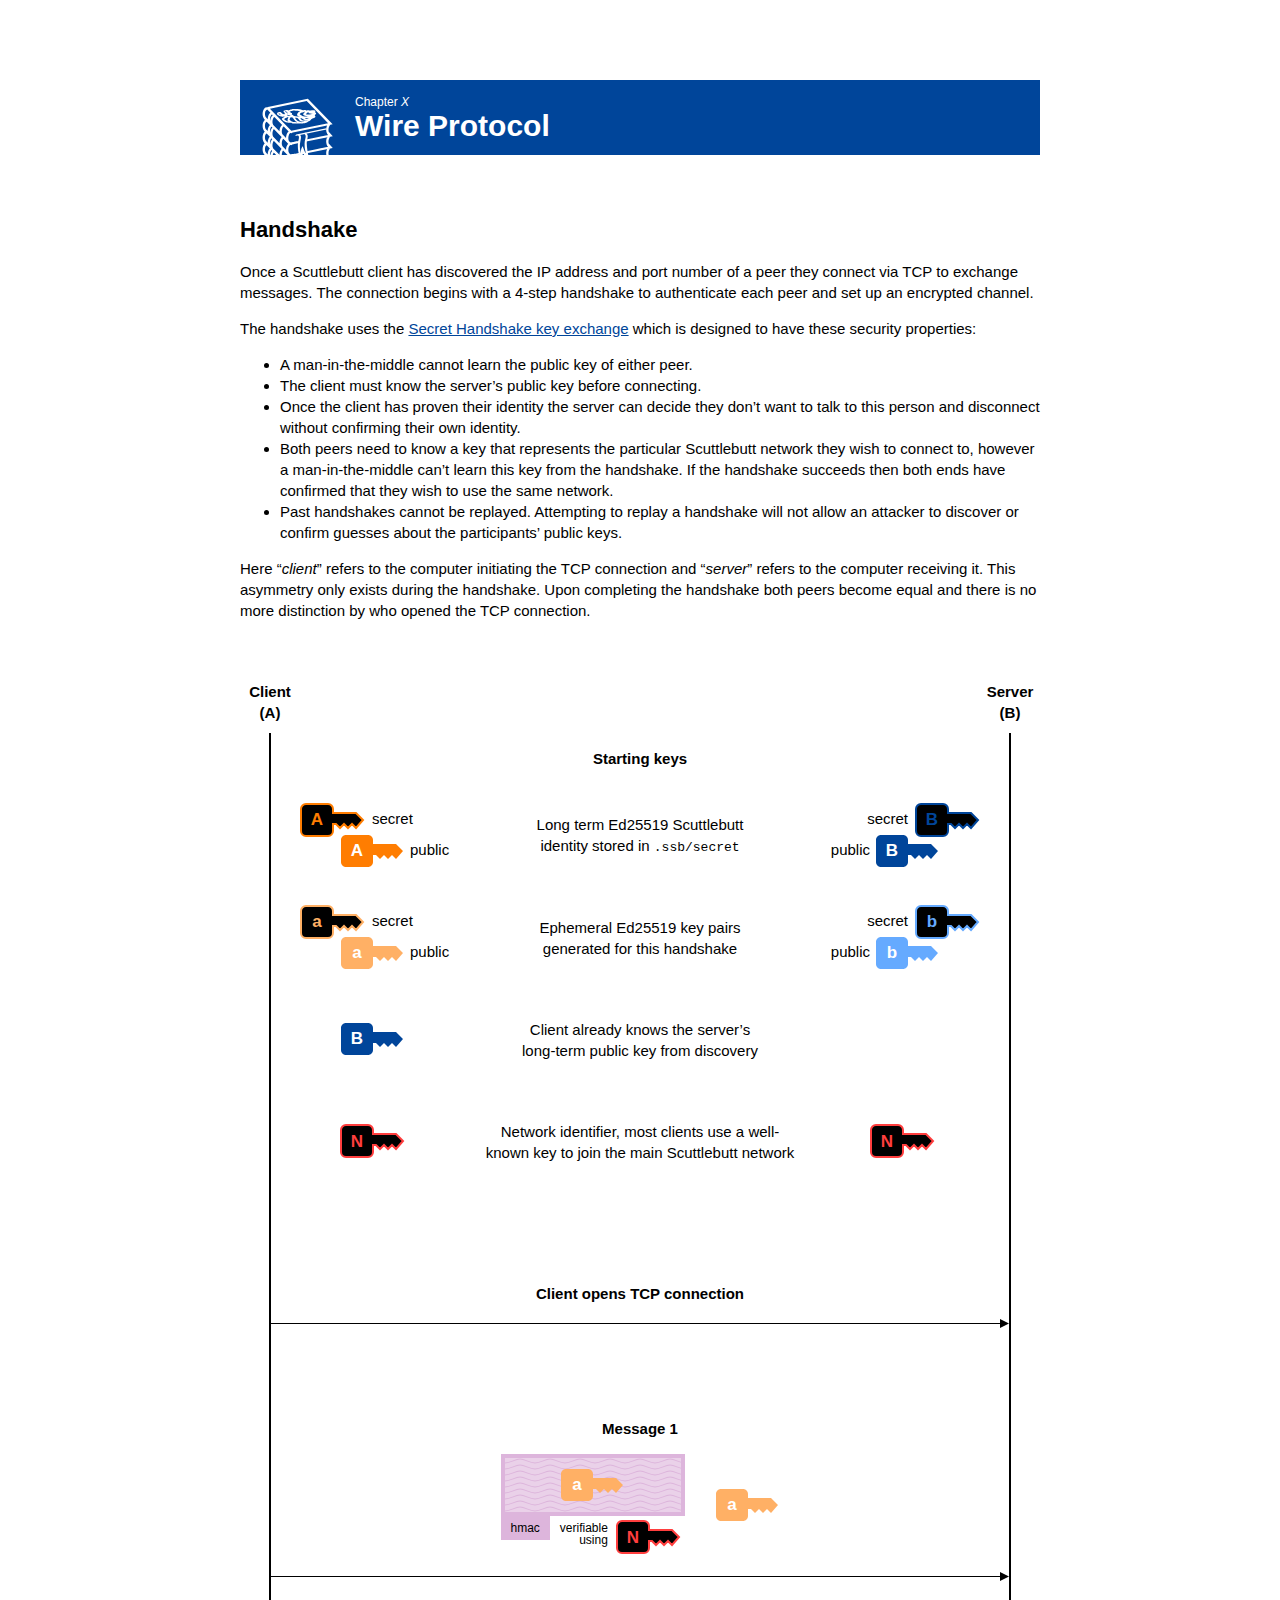
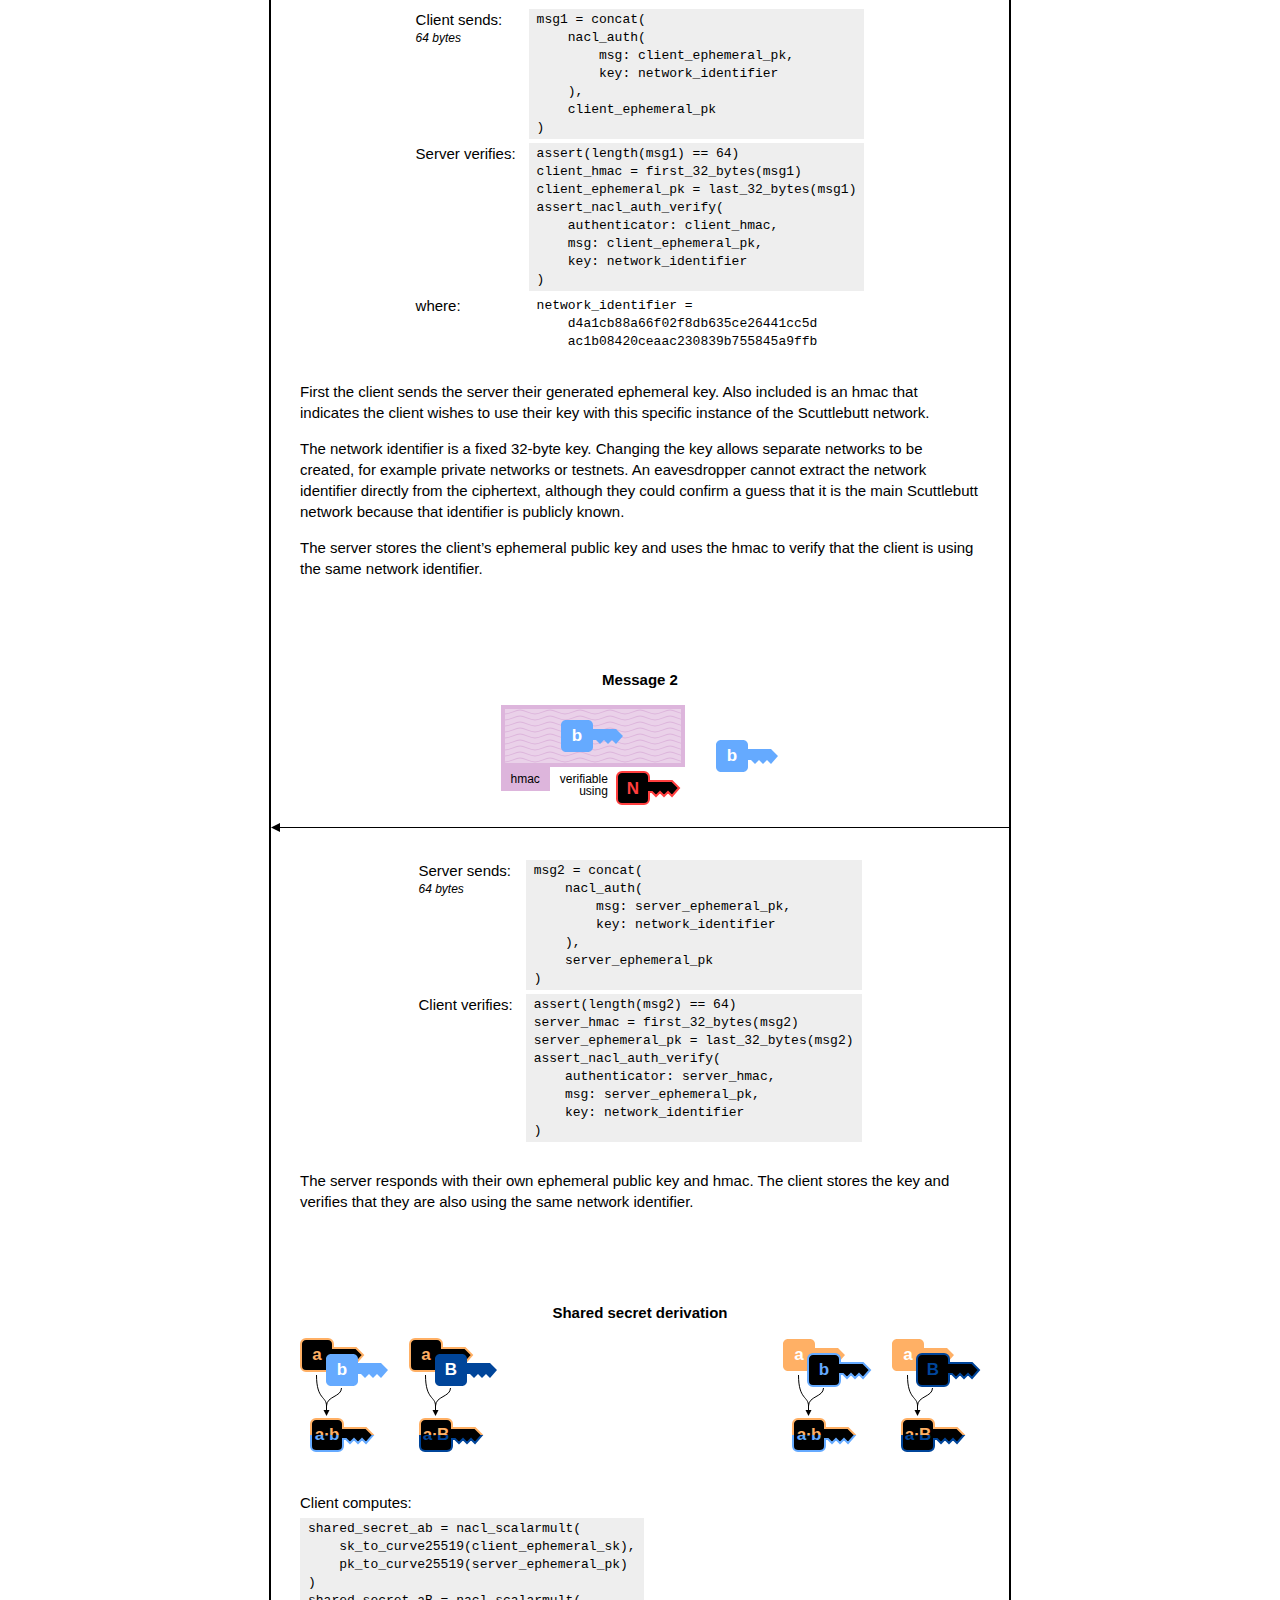
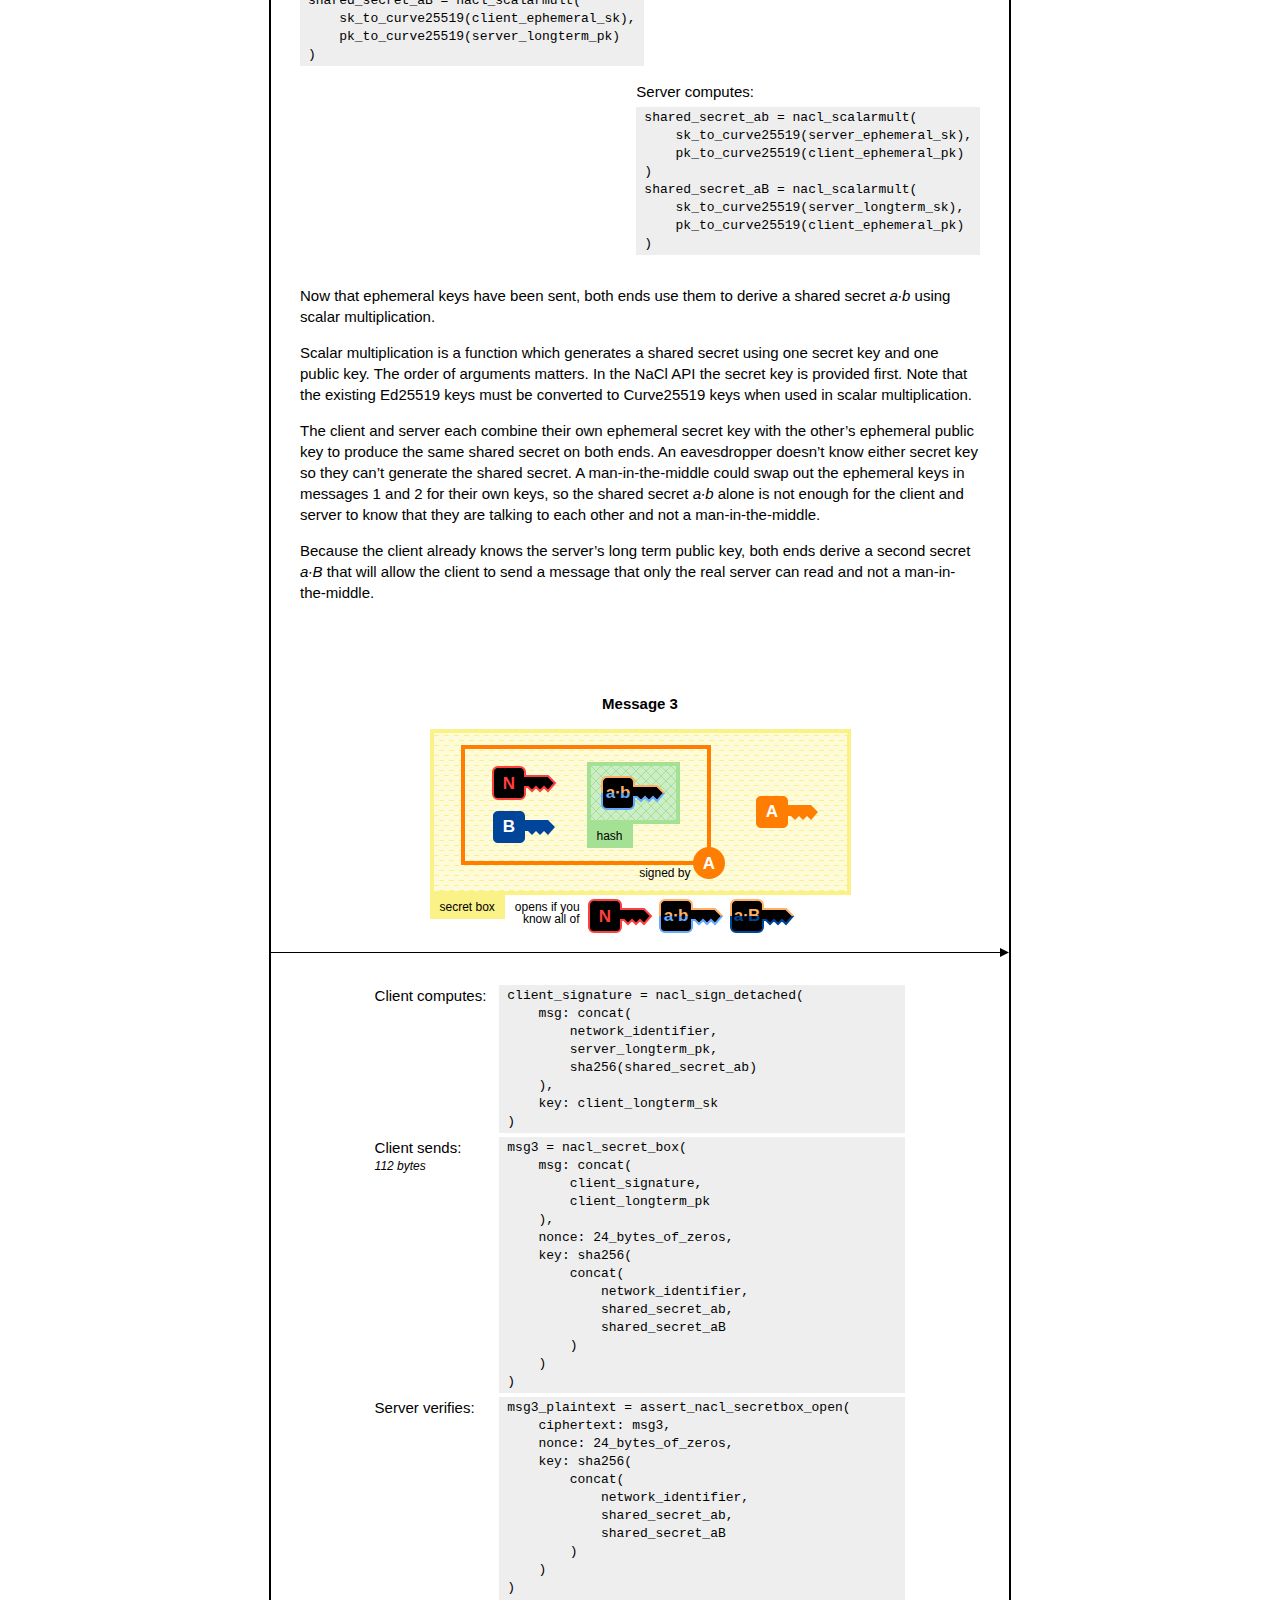
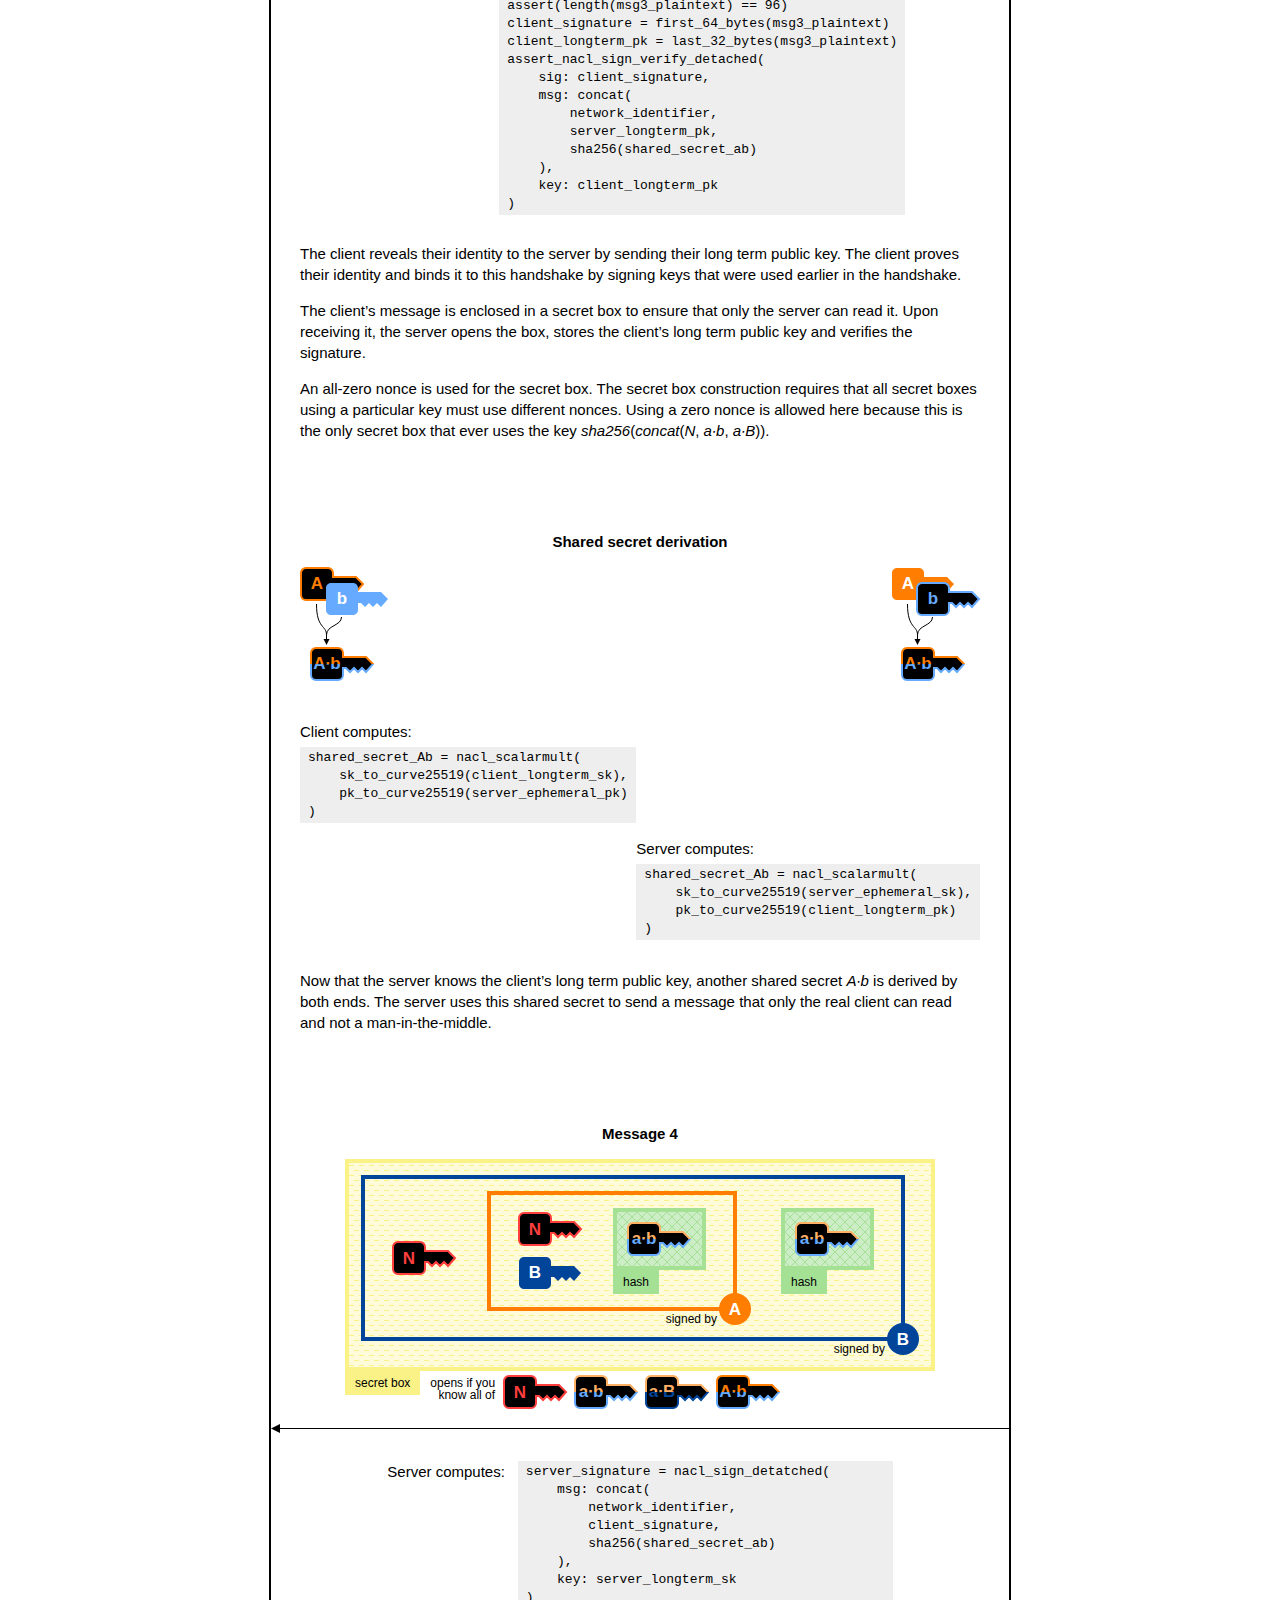
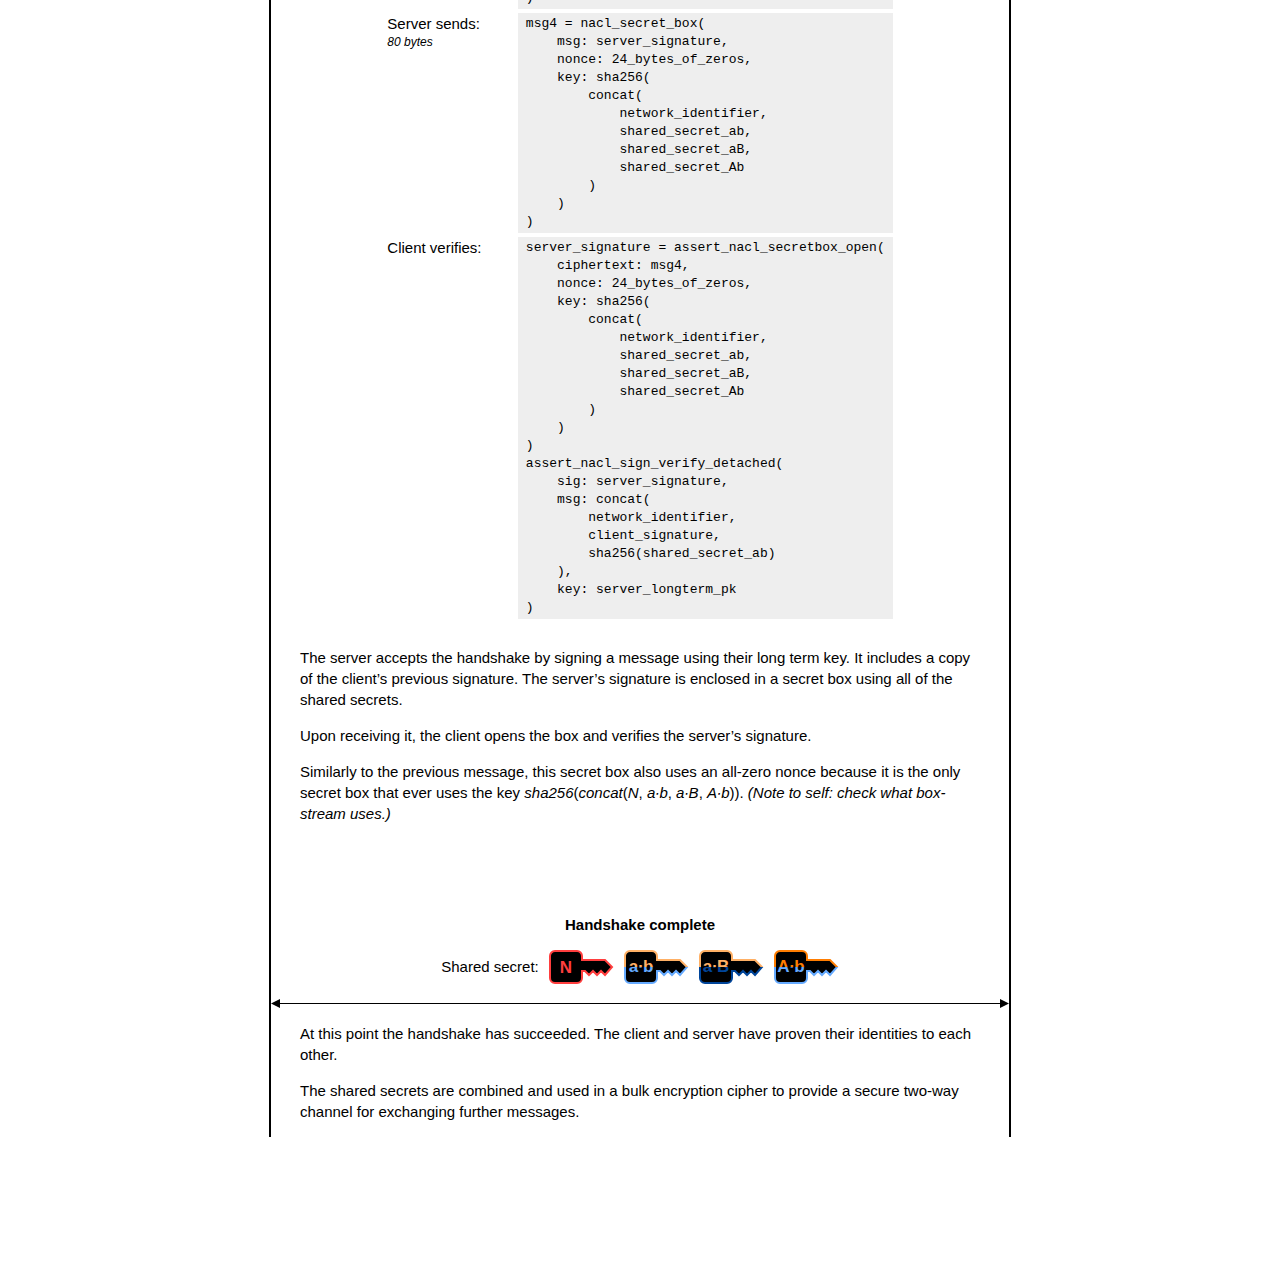
<file: old/wire_protocol.html>
<!doctype html>
<html>
<head>
<meta charset="utf-8">
<title>Wire Protocol</title>
<link rel="stylesheet" href="css/master.css"/>
<link rel="stylesheet" href="css/handshake.css"/>
</head>
<body>
<header>
<div class="chap">Chapter <em>X</em></div>
<h1>Wire Protocol</h1>
</header>
<main>

<!--
Discovery

- Pubs/gossip
- Local network
    - UDP broadcast
    - Sent on same port as listening on TCP?
- Cache
-->

<h2>Handshake</h2>
<p>Once a Scuttlebutt client has discovered the IP address and port number of a peer they connect via TCP to exchange messages. The connection begins with a 4-step handshake to authenticate each peer and set up an encrypted channel.</p>
<p>The handshake uses the <a href="https://dominictarr.github.io/secret-handshake-paper/shs.pdf">Secret Handshake key exchange</a> which is designed to have these security properties:</p>
<ul>
<li>A man-in-the-middle cannot learn the public key of either peer.</li>
<li>The client must know the server’s public key before connecting.</li>
<li>Once the client has proven their identity the server can decide they don’t want to talk to this person and disconnect without confirming their own identity.</li>
<li>Both peers need to know a key that represents the particular Scuttlebutt network they wish to connect to, however a man-in-the-middle can’t learn this key from the handshake. If the handshake succeeds then both ends have confirmed that they wish to use the same network.</li>
<li>Past handshakes cannot be replayed. Attempting to replay a handshake will not allow an attacker to discover or confirm guesses about the participants’ public keys.</li>
</ul>
<p>Here “<em>client</em>” refers to the computer initiating the TCP connection and “<em>server</em>” refers to the computer receiving it. This asymmetry only exists during the handshake. Upon completing the handshake both peers become equal and there is no more distinction by who opened the TCP connection.</p>

<!--
initialize: make curve25519 key pair to use as ephemeral
ephemeral keys get curvified at the beginning

alice: → send challenge
    concat(nacl_crypto_auth(message: alice_ephemeral_pk, key: app_key), alice_ephemeral_pk) : 64 bytes

bob: → send challenge
    concat(nacl_crypto_auth(message: bob_ephemeral_pk, key: app_key), bob_ephemeral_pk) : 64 bytes

alice: → send auth
    shared_secret = nacl_scalarmult(alice_ephemeral_sk, bob_ephemeral_pk)

    a_bob = nacl_scalarmult(alice_ephemeral_sk, ed25519_to_curve25519(bob_longterm_pk))
    secret2 = hash(concat(app_key, shared_secret, a_bob))

    hello = concat(sign(concat(app_key, bob_longterm_pk, hash(shared_secret)), alice_longterm_sk), alice_longterm_pk)
    nacl_box(message: hello, nonce, key: secret2) : 112 bytes

bob: → send accept
    shared_secret = nacl_scalarmult(bob_ephemeral_sk, alice_ephemeral_pk)

    a_bob = nacl_scalarmult(ed25519_to_curve25519(bob_local_sk), alice_ephemeral_pk)
    secret2 = hash(concat(app_key, shared_secret, a_bob))

    remote_hello = unbox(data, nonce, secret2)

    sig = remote_hello.slice(0, 64)
    publicKey = remote_hello.slice(64, exports.client_auth_length)

    signed = concat(app_key, bob_longterm_pk, hash(shared_secret))

    b_alice = nacl_scalarmult(bob_ephemeral_sk, ed25519_to_curve25519(alice_longterm_pk))
    secret3 = hash(concat(app_key, shared_secret, a_bob, b_alice))

    nacl_box(message: sign(concat(app_key, hello_from_alice, hash(shared_secret)), bob_longterm_sk), nonce, key: secret3) : 80 bytes

alice: ← compute shared secret
    b_alice = nacl_scalarmult(ed25519_to_curve25519(alice_longterm_sk), bob_ephemeral_pk)
    secret3 = hash(concat(app_key, shared_secret, a_bob, b_alice))
-->

<!--
Todo

Detatched signatures (explain/draw)
Key colors (+explain)
Figure out NaCl vs libsodium and make psuedocode consistent
Split sends/verifies L/R
Syntax highlighting
difference from spec in message 2
-->

<figure>
<div class="ladder">
    <div class="side">
        <div class="heading label">Client<br/>(A)</div>
    </div>
    <div class="mid"></div>
    <div class="side">
        <div class="heading">
            <div class="heading label">Server<br/>(B)</div>
        </div>
    </div>
</div>
<div class="ladder">
    <div class="side vline"></div>
    <div class="mid">
        <h3 style="margin-top: 1rem;">Starting keys</h3>
        <div class="starting-keys">
            <div class="kp l">
                <img class="k1" src="img/key_bigA_secret.svg"/>
                <div class="l1">secret</div>
                <img class="k2" src="img/key_bigA_public.svg"/>
                <div class="l2">public</div>
            </div>
            <p>Long term Ed25519 Scuttlebutt<br/> identity stored in <code>.ssb/secret</code></p>
            <div class="kp r">
                <img class="k1" src="img/key_bigB_secret.svg"/>
                <div class="l1">secret</div>
                <img class="k2" src="img/key_bigB_public.svg"/>
                <div class="l2">public</div>
            </div>
        </div>
        <div class="starting-keys">
            <div class="kp l">
                <img class="k1" src="img/key_a_secret.svg"/>
                <div class="l1">secret</div>
                <img class="k2" src="img/key_a_public.svg"/>
                <div class="l2">public</div>
            </div>
            <p>Ephemeral Ed25519 key pairs<br/>generated for this handshake</p>
                <div class="kp r">
                <img class="k1" src="img/key_b_secret.svg"/>
                <div class="l1">secret</div>
                <img class="k2" src="img/key_b_public.svg"/>
                <div class="l2">public</div>
            </div>
        </div>
        <div class="starting-keys">
            <div class="kp l">
                <img class="k0" src="img/key_bigB_public.svg"/>
            </div>
            <p>Client already knows the server’s<br/>long-term public key from discovery</p>
            <div class="kp r">
            </div>
        </div>
        <div class="starting-keys">
            <div class="kp l">
                <img class="k0" src="img/key_bigN_secret.svg"/>
            </div>
            <p>Network identifier, most clients use a well-known key to join the main Scuttlebutt network</p>
            <div class="kp r">
                <img class="k0" src="img/key_bigN_secret.svg"/>
            </div>
        </div>
        <h3>Client opens TCP connection</h3>
    </div>
    <div class="side vline"></div>
</div>
<div class="ladder">
    <div class="lside vline"></div>
    <div class="mid arrow">
        <div class="mid"></div>
        <div class="head r"></div>
    </div>
    <div class="rside vline"></div>
</div>
<div class="ladder">
    <div class="side vline"></div>
    <div class="mid">

        <h3>Message 1</h3>
        <div class="hbox concat wire-message">
            <div class="hmac func vbox">
                <div class="message"><img src="img/key_a_public.svg"/></div>
                <div class="hbox">
                    <div class="title">hmac</div>
                    <div class="explain">verifiable<br/>using</div>
                    <div class="key"><img src="img/key_bigN_secret.svg"/></div>
                </div>
            </div>
            <img src="img/key_a_public.svg"/>
        </div>
    </div>
    <div class="side vline"></div>
</div>
<div class="ladder">
    <div class="lside vline"></div>
    <div class="mid arrow">
        <div class="mid"></div>
        <div class="head r"></div>
    </div>
    <div class="rside vline"></div>
</div>
<div class="ladder">
    <div class="side vline"></div>
    <div class="mid">
        <table class="wire-format">
            <tr>
                <td><div>Client sends:</div><div class="len">64 bytes</div></td>
                <td><pre><code>msg1 = concat(
    nacl_auth(
        msg: client_ephemeral_pk,
        key: network_identifier
    ),
    client_ephemeral_pk
)</code></pre></td>
            </tr>
            <tr>
                <td>Server verifies:</td>
                <td><pre><code>assert(length(msg1) == 64)
client_hmac = first_32_bytes(msg1)
client_ephemeral_pk = last_32_bytes(msg1)
assert_nacl_auth_verify(
    authenticator: client_hmac,
    msg: client_ephemeral_pk,
    key: network_identifier
)</code></pre></td>
            </tr>
            <tr>
                <td>where:</td>
                <td><pre class="defs"><code>network_identifier =
    d4a1cb88a66f02f8db635ce26441cc5d
    ac1b08420ceaac230839b755845a9ffb</code></pre></td>
            </tr>
        </table>
        <p>First the client sends the server their generated ephemeral key. Also included is an hmac that indicates the client wishes to use their key with this specific instance of the Scuttlebutt network.</p>
        <p>The network identifier is a fixed 32-byte key. Changing the key allows separate networks to be created, for example private networks or testnets. An eavesdropper cannot extract the network identifier directly from the ciphertext, although they could confirm a guess that it is the main Scuttlebutt network because that identifier is publicly known.</p>
        <p>The server stores the client’s ephemeral public key and uses the hmac to verify that the client is using the same network identifier.</p>
        <h3>Message 2</h3>
        <div class="hbox concat wire-message">
            <div class="hmac func vbox">
                <div class="message"><img src="img/key_b_public.svg"/></div>
                <div class="hbox">
                    <div class="title">hmac</div>
                    <div class="explain">verifiable<br/>using</div>
                    <div class="key"><img src="img/key_bigN_secret.svg"/></div>
                </div>
            </div>
            <img src="img/key_b_public.svg"/>
        </div>
    </div>
    <div class="side vline"></div>
</div>
<div class="ladder">
    <div class="lside vline"></div>
    <div class="mid arrow">
        <div class="head l"></div>
        <div class="mid"></div>
    </div>
    <div class="rside vline"></div>
</div>
<div class="ladder">
    <div class="side vline"></div>
    <div class="mid">
        <table class="wire-format">
            <tr>
                <td><div>Server sends:</div><div class="len">64 bytes</div></td>
                <td><pre><code>msg2 = concat(
    nacl_auth(
        msg: server_ephemeral_pk,
        key: network_identifier
    ),
    server_ephemeral_pk
)</code></pre></td>
            </tr>
            <tr>
                <td>Client verifies:</td>
                <td><pre><code>assert(length(msg2) == 64)
server_hmac = first_32_bytes(msg2)
server_ephemeral_pk = last_32_bytes(msg2)
assert_nacl_auth_verify(
    authenticator: server_hmac,
    msg: server_ephemeral_pk,
    key: network_identifier
)</code></pre></td>
            </tr>
        </table>
        <p>The server responds with their own ephemeral public key and hmac. The client stores the key and verifies that they are also using the same network identifier.</p>
        <h3>Shared secret derivation</h3>
        <div class="key-derivation"/>
            <div class="l">
                <div class="kd">
                    <img class="k1" src="img/key_a_secret.svg"/>
                    <img class="k2" src="img/key_b_public.svg"/>
                    <img class="k3" src="img/key_ab.svg"/>
                </div>
                <div class="kd">
                    <img class="k1" src="img/key_a_secret.svg"/>
                    <img class="k2" src="img/key_bigB_public.svg"/>
                    <img class="k3" src="img/key_abigB.svg"/>
                </div>
            </div>
            <div class="r">
                <div class="kd">
                    <img class="k1" src="img/key_a_public.svg"/>
                    <img class="k2" src="img/key_b_secret.svg"/>
                    <img class="k3" src="img/key_ab.svg"/>
                </div>
                <div class="kd">
                    <img class="k1" src="img/key_a_public.svg"/>
                    <img class="k2" src="img/key_bigB_secret.svg"/>
                    <img class="k3" src="img/key_abigB.svg"/>
                </div>
            </div>
        </div>
        <div class="key-derivation-code"/>
            <div class="l">
                <div>
                    <div class="label">Client computes:</div>
                    <pre><code>shared_secret_ab = nacl_scalarmult(
    sk_to_curve25519(client_ephemeral_sk),
    pk_to_curve25519(server_ephemeral_pk)
)
shared_secret_aB = nacl_scalarmult(
    sk_to_curve25519(client_ephemeral_sk),
    pk_to_curve25519(server_longterm_pk)
)</code></pre>
                </div>
            </div>
            <div class="r">
                <div>
                    <div class="label">Server computes:</div>
                    <pre><code>shared_secret_ab = nacl_scalarmult(
    sk_to_curve25519(server_ephemeral_sk),
    pk_to_curve25519(client_ephemeral_pk)
)
shared_secret_aB = nacl_scalarmult(
    sk_to_curve25519(server_longterm_sk),
    pk_to_curve25519(client_ephemeral_pk)
)</code></pre>
                </div>
            </div>
        </div>
        <p>Now that ephemeral keys have been sent, both ends use them to derive a shared secret <em>a∙b</em> using scalar multiplication.</p>
        <p>Scalar multiplication is a function which generates a shared secret using one secret key and one public key. The order of arguments matters. In the NaCl API the secret key is provided first. Note that the existing Ed25519 keys must be converted to Curve25519 keys when used in scalar multiplication.</p>
        <p>The client and server each combine their own ephemeral secret key with the other’s ephemeral public key to produce the same shared secret on both ends. An eavesdropper doesn’t know either secret key so they can’t generate the shared secret. A man-in-the-middle could swap out the ephemeral keys in messages 1 and 2 for their own keys, so the shared secret <em>a∙b</em> alone is not enough for the client and server to know that they are talking to each other and not a man-in-the-middle.</p>
        <p>Because the client already knows the server’s long term public key, both ends derive a second secret <em>a∙B</em> that will allow the client to send a message that only the real server can read and not a man-in-the-middle.</p>
        <h3>Message 3</h3>
        <div class="hbox wire-message">
            <div class="secretbox func vbox">
                <div class="message concat">
                    <div class="sigbox a">
                        <div class="message hbox concat">
                            <div class="vbox vpack">
                                <img src="img/key_bigN_secret.svg"/>
                                <img src="img/key_bigB_public.svg"/>
                            </div>

                            <div class="hash func vbox">
                                <div class="message"><img src="img/key_ab.svg"/></div>
                                <div class="hbox">
                                    <div class="title">hash</div>
                                </div>
                            </div>
                        </div>
                        <div class="explain">signed by</div>
                        <img class="seal" src="img/seal_A.svg"/>
                    </div>
                    <img src="img/key_bigA_public.svg"/>
                </div>
                <div class="hbox">
                    <div class="title">secret box</div>
                    <div class="explain">opens if you<br/>know all of</div>
                    <div class="key">
                        <img src="img/key_bigN_secret.svg"/>
                        <img src="img/key_ab.svg"/>
                        <img src="img/key_abigB.svg"/>
                    </div>
                </div>
            </div>
        </div>
    </div>
    <div class="side vline"></div>
</div>
<div class="ladder">
    <div class="lside vline"></div>
    <div class="mid arrow">
        <div class="mid"></div>
        <div class="head r"></div>
    </div>
    <div class="rside vline"></div>
</div>
<div class="ladder">
    <div class="side vline"></div>
    <div class="mid">
        <table class="wire-format">
            <tr>
                <td>Client computes:</td>
                <td><pre><code>client_signature = nacl_sign_detached(
    msg: concat(
        network_identifier,
        server_longterm_pk,
        sha256(shared_secret_ab)
    ),
    key: client_longterm_sk
)</code></pre></td>
            </tr>
            <tr>
                <td><div>Client sends:</div><div class="len">112 bytes</div></td>
                <td><pre><code>msg3 = nacl_secret_box(
    msg: concat(
        client_signature,
        client_longterm_pk
    ),
    nonce: 24_bytes_of_zeros,
    key: sha256(
        concat(
            network_identifier,
            shared_secret_ab,
            shared_secret_aB
        )
    )
)</code></pre></td>
            </tr>
            <tr>
                <td>Server verifies:</td>
                <td><pre><code>msg3_plaintext = assert_nacl_secretbox_open(
    ciphertext: msg3,
    nonce: 24_bytes_of_zeros,
    key: sha256(
        concat(
            network_identifier,
            shared_secret_ab,
            shared_secret_aB
        )
    )
)
assert(length(msg3_plaintext) == 96)
client_signature = first_64_bytes(msg3_plaintext)
client_longterm_pk = last_32_bytes(msg3_plaintext)
assert_nacl_sign_verify_detached(
    sig: client_signature,
    msg: concat(
        network_identifier,
        server_longterm_pk,
        sha256(shared_secret_ab)
    ),
    key: client_longterm_pk
)
</code></pre></td>
            </tr>
        </table>
        <p>The client reveals their identity to the server by sending their long term public key. The client proves their identity and binds it to this handshake by signing keys that were used earlier in the handshake.</p>
        <p>The client’s message is enclosed in a secret box to ensure that only the server can read it. Upon receiving it, the server opens the box, stores the client’s long term public key and verifies the signature.</p>
        <p>An all-zero nonce is used for the secret box. The secret box construction requires that all secret boxes using a particular key must use different nonces. Using a zero nonce is allowed here because this is the only secret box that ever uses the key <em>sha256</em>(<em>concat</em>(<em>N</em>, <em>a∙b</em>, <em>a∙B</em>)).</p>
        <h3>Shared secret derivation</h3>
            <div class="key-derivation"/>
            <div class="l">
                <div class="kd">
                    <img class="k1" src="img/key_bigA_secret.svg"/>
                    <img class="k2" src="img/key_b_public.svg"/>
                    <img class="k3" src="img/key_bigAb.svg"/>
                </div>
            </div>
            <div class="r">
                <div class="kd">
                    <img class="k1" src="img/key_bigA_public.svg"/>
                    <img class="k2" src="img/key_b_secret.svg"/>
                    <img class="k3" src="img/key_bigAb.svg"/>
                </div>
            </div>
        </div>
        <div class="key-derivation-code"/>
            <div class="l">
                <div>
                    <div class="label">Client computes:</div>
                    <pre><code>shared_secret_Ab = nacl_scalarmult(
    sk_to_curve25519(client_longterm_sk),
    pk_to_curve25519(server_ephemeral_pk)
)</code></pre>
                </div>
            </div>
            <div class="r">
                <div>
                    <div class="label">Server computes:</div>
                    <pre><code>shared_secret_Ab = nacl_scalarmult(
    sk_to_curve25519(server_ephemeral_sk),
    pk_to_curve25519(client_longterm_pk)
)</code></pre>
                </div>
            </div>
        </div>
        <p>Now that the server knows the client’s long term public key, another shared secret <em>A∙b</em> is derived by both ends. The server uses this shared secret to send a message that only the real client can read and not a man-in-the-middle.</p>
        <h3>Message 4</h3>
        <div class="hbox wire-message">
            <div class="secretbox func vbox">
                <div class="message">
                    <div class="sigbox b">
                        <div class="message hbox concat">
                            <img src="img/key_bigN_secret.svg"/>
                            <div class="sigbox a">
                                <div class="message hbox concat">
                                    <div class="vbox vpack">
                                        <img src="img/key_bigN_secret.svg"/>
                                        <img src="img/key_bigB_public.svg"/>
                                    </div>
                                    <div class="hash func vbox">
                                        <div class="message"><img src="img/key_ab.svg"/></div>
                                        <div class="hbox">
                                            <div class="title">hash</div>
                                        </div>
                                    </div>
                                </div>
                                <div class="explain">signed by</div>
                                <img class="seal" src="img/seal_A.svg"/>
                            </div>
                            <div class="hash func vbox" style="position: relative; top: -7px;">
                                <div class="message"><img src="img/key_ab.svg"/></div>
                                <div class="hbox">
                                    <div class="title">hash</div>
                                </div>
                            </div>
                        </div>
                        <div class="explain">signed by</div>
                        <img class="seal" src="img/seal_B.svg"/>
                    </div>
                </div>
                <div class="hbox">
                    <div class="title">secret box</div>
                    <div class="explain">opens if you<br/>know all of</div>
                    <div class="key">
                        <img src="img/key_bigN_secret.svg"/>
                        <img src="img/key_ab.svg"/>
                        <img src="img/key_abigB.svg"/>
                        <img src="img/key_bigAb.svg"/>
                    </div>
                </div>
            </div>
        </div>
    </div>
    <div class="side vline"></div>
</div>
<div class="ladder">
    <div class="lside vline"></div>
    <div class="mid arrow">
        <div class="head l"></div>
        <div class="mid"></div>
    </div>
    <div class="rside vline"></div>
</div>
<div class="ladder">
    <div class="side vline"></div>
    <div class="mid">
        <table class="wire-format">
            <tr>
                <td>Server computes:</td>
                <td><pre><code>server_signature = nacl_sign_detatched(
    msg: concat(
        network_identifier,
        client_signature,
        sha256(shared_secret_ab)
    ),
    key: server_longterm_sk
)
</pre></code></td>
            </tr>
            <tr>
                <td><div>Server sends:</div><div class="len">80 bytes</div></td>
                <td><pre><code>msg4 = nacl_secret_box(
    msg: server_signature,
    nonce: 24_bytes_of_zeros,
    key: sha256(
        concat(
            network_identifier,
            shared_secret_ab,
            shared_secret_aB,
            shared_secret_Ab
        )
    )
)</code></pre></td>
            </tr>
            <tr>
                <td>Client verifies:</td>
                <td><pre><code>server_signature = assert_nacl_secretbox_open(
    ciphertext: msg4,
    nonce: 24_bytes_of_zeros,
    key: sha256(
        concat(
            network_identifier,
            shared_secret_ab,
            shared_secret_aB,
            shared_secret_Ab
        )
    )
)
assert_nacl_sign_verify_detached(
    sig: server_signature,
    msg: concat(
        network_identifier,
        client_signature,
        sha256(shared_secret_ab)
    ),
    key: server_longterm_pk
)
</code></pre></td>
            </tr>
        </table>
        <p>The server accepts the handshake by signing a message using their long term key. It includes a copy of the client’s previous signature. The server’s signature is enclosed in a secret box using all of the shared secrets.</p>
        <p>Upon receiving it, the client opens the box and verifies the server’s signature.</p>
        <p>Similarly to the previous message, this secret box also uses an all-zero nonce because it is the only secret box that ever uses the key <em>sha256</em>(<em>concat</em>(<em>N</em>, <em>a∙b</em>, <em>a∙B</em>, <em>A∙b</em>)). <em>(Note to self: check what box-stream uses.)</em></p>
        <h3>Handshake complete</h3>
        <div class="hbox pack wire-message">
            <div>Shared secret:</div>
            <img src="img/key_bigN_secret.svg"/>
            <img src="img/key_ab.svg"/>
            <img src="img/key_abigB.svg"/>
            <img src="img/key_bigAb.svg"/>
        </div>
    </div>
    <div class="side vline"></div>
</div>
<div class="ladder">
    <div class="lside vline"></div>
    <div class="mid arrow">
        <div class="head l"></div>
        <div class="mid"></div>
        <div class="head r"></div>
    </div>
    <div class="rside vline"></div>
</div>
<div class="ladder">
    <div class="side vline"></div>
    <div class="mid">
        <p>At this point the handshake has succeeded. The client and server have proven their identities to each other.</p>
        <p>The shared secrets are combined and used in a bulk encryption cipher to provide a secure two-way channel for exchanging further messages.</p>
    </div>
    <div class="side vline"></div>
</div>
</figure>
</main>
</body>
</html>
</file>
<file: css/fonts.css>
@font-face {
    font-family: Roboto;
    font-weight: 100;
    font-style: normal;
    src: local(Roboto Thin), local(Roboto-Thin), url(../fonts/Roboto/Roboto-Thin.ttf);
}

@font-face {
    font-family: Roboto;
    font-weight: 100;
    font-style: italic;
    src: local(Roboto Thin Italic), local(Roboto-ThinItalic), url(../fonts/Roboto/Roboto-ThinItalic.ttf);
}

@font-face {
    font-family: Roboto;
    font-weight: 300;
    font-style: normal;
    src: local(Roboto Light), local(Roboto-Light), url(../fonts/Roboto/Roboto-Light.ttf);
}

@font-face {
    font-family: Roboto;
    font-weight: 300;
    font-style: italic;
    src: local(Roboto Light Italic), local(Roboto-LightItalic), url(../fonts/Roboto/Roboto-LightItalic.ttf);
}

@font-face {
    font-family: Roboto;
    font-weight: 400;
    font-style: normal;
    src: local(Roboto), local(Roboto-Regular), url(../fonts/Roboto/Roboto-Regular.ttf);
}

@font-face {
    font-family: Roboto;
    font-weight: 400;
    font-style: italic;
    src: local(Roboto Italic), local(Roboto-Italic), url(../fonts/Roboto/Roboto-Italic.ttf);
}

@font-face {
    font-family: Roboto;
    font-weight: 500;
    font-style: normal;
    src: local(Roboto Medium), local(Roboto-Medium), url(../fonts/Roboto/Roboto-Medium.ttf);
}

@font-face {
    font-family: Roboto;
    font-weight: 500;
    font-style: italic;
    src: local(Roboto Medium Italic), local(Roboto-MediumItalic), url(../fonts/Roboto/Roboto-MediumItalic.ttf);
}

@font-face {
    font-family: Roboto;
    font-weight: 700;
    font-style: normal;
    src: local(Roboto Bold), local(Roboto-Bold), url(../fonts/Roboto/Roboto-Bold.ttf);
}

@font-face {
    font-family: Roboto;
    font-weight: 700;
    font-style: italic;
    src: local(Roboto Bold Italic), local(Roboto-BoldItalic), url(../fonts/Roboto/Roboto-BoldItalic.ttf);
}


@font-face {
    font-family: Roboto;
    font-weight: 900;
    font-style: normal;
    src: local(Roboto Black), local(Roboto-Black), url(../fonts/Roboto/Roboto-Black.ttf);
}

@font-face {
    font-family: Roboto;
    font-weight: 900;
    font-style: italic;
    src: local(Roboto Black Italic), local(Roboto-BlackItalic), url(../fonts/Roboto/Roboto-BlackItalic.ttf);
}


@font-face {
    font-family: "DejaVu Sans Mono";
    font-weight: normal;
    font-style: normal;
    src: local(DejaVu Sans Mono), url(../fonts/DejaVuSansMono/DejaVuSansMono.ttf);
}

@font-face {
    font-family: "DejaVu Sans Mono";
    font-weight: normal;
    font-style: normal;
    src: local(DejaVu Sans Mono), local(DejaVuSansMono-Regular), url(../fonts/DejaVuSansMono/DejaVuSansMono.ttf);
}

@font-face {
    font-family: "DejaVu Sans Mono";
    font-weight: normal;
    font-style: italic;
    src: local(DejaVu Sans Mono Oblique), local(DejaVuSansMono-Oblique), url(../fonts/DejaVuSansMono/DejaVuSansMono-Oblique.ttf);
}

@font-face {
    font-family: "DejaVu Sans Mono";
    font-weight: bold;
    font-style: normal;
    src: local(DejaVu Sans Mono Bold), local(DejaVuSansMono-Bold), url(../fonts/DejaVuSansMono/DejaVuSansMono-Bold.ttf);
}

@font-face {
    font-family: "DejaVu Sans Mono";
    font-weight: bold;
    font-style: italic;
    src: local(DejaVu Sans Mono Bold Oblique), local(DejaVuSansMono-BoldOblique), url(../fonts/DejaVuSansMono/DejaVuSansMono-BoldOblique.ttf);
}
</file>
<file: css/guide.css>
html {
    font-family: Roboto;
    font-size: 17px;
    line-height: 1.68;
    color: #1a1a1a;
    min-width: 1104px;
}

body {
    margin: 0;
}

header, main, footer, .left-right.code {
    display: grid;
    grid-template-columns:
        [screen-start] 1fr
        [page-start kicker-start left-start] 60px [middle-start] 60px
        [text-start kicker-end] 60px 60px 60px 60px
        [left-end right-start] 60px 60px 60px 60px
        [text-end gutter-start] 60px [middle-end] 60px 
        [page-end gutter-end right-end] 1fr [screen-end];
    grid-column-gap: 32px;
}

.request-response, .toc {
    display: grid;
    grid-template-columns:
        [page-start request-start response-gutter-start] 60px
        [response-gutter-end response-start] 60px 60px 60px 60px 60px 60px
        [request-end request-gutter-start] 60px [page-end request-gutter-end response-end];
    grid-column-gap: 32px;
}

main {
    align-items: first baseline;
    margin-bottom: 64px;
}

header, footer, lang select{
    color: rgba(255, 255, 255, 0.8);
    font-weight: 300;
}

header {
    background-color: #0f103d;
    height: 70px;
    font-size: 12px;
    align-items: stretch;
}

footer {
    background-color: #242828;
    padding: 48px 0;
}

.title {
    font-size: 17px;
    grid-column: left;
    display: grid;
    grid-auto-flow: column;
    align-items: stretch;
    justify-self: start;
}

nav {
    grid-column: right;
    display: grid;
    grid-auto-flow: column;
    align-items: stretch;
    justify-self: end;
    grid-gap: 24px;
    text-transform: uppercase;
}

lang{
    background-color: #0f103d;
    display: inline;
    display: flex;
    align-items: center;
}
lang select{
    background-color: #0f103d;
}

header a {
    display: flex;
    align-items: center;
}

header a:hover {
    color: #fff;
}

.title img {
    width: 24px;
    height: 24px;
    margin: -4px 10px -2px 0;
}

main > *, footer > * {
    grid-column: text;
}

footer > *:last-child {
    margin-bottom: 0;
}

.pagewidth {
    grid-column: page;
}

h1 {
    font-size: 50px;
    margin: 60px 0 8px;
    color: #000;
    line-height: 1.1;
}

h2 {
    font-size: 36px;
    margin: 64px 0 24px;
    padding-bottom: 16px;
    border-bottom: 1px solid rgba(0, 0, 0, 0.1);
}

h3 {
    font-size: 26px;
    margin: 40px 0 20px;
}

h4 {
    font-size: 17px;
    margin: 40px 0 20px;
}

h5 {
    font-size: 13px;
    margin: 17px 0 4px;
}

.first {
    margin-top: 60px;
}

pre, code, .binary span {
    font-family: "DejaVu Sans Mono";
}

code{
    font-style: italic;
}

pre {
    font-size: 12px;
    line-height: 1.3;
    background-color: #f4f4f4;
    padding: 10px;
}

pre.center {
    text-align: center;
    font-size: 15px;
}

p code, ul code, ol code, table code {
    font-size: 15px;
    background-color: #f4f4f4;
    padding: 1px 2px;
    border-radius: 3px;
}

pre code {
    background: none;
    padding: 0;
}

.subtitle {
    font-size: 19px;
    font-weight: 300;
    color: #000;
    margin: 0 0 60px;
}

.section-kicker h2 {
    font-size: 15px;
    font-weight: 500;
    margin: 0;
    padding: 0;
    border-bottom: none;
    color: rgba(0, 0, 0, 0.65);
}

.toc {
    margin: 24px 0 16px;
    font-size: 13px;
}

.toc .col {
    grid-column: span 2;
}

.toc .section, .toc .col > .s1 {
    margin-bottom: 10px;
}

.toc .s1 {
    font-weight: 500;
    color: rgba(0, 0, 0, 0.8);
}

.toc .s2 {
    color: rgba(0, 0, 0, 0.6);
    margin-left: 16px;
}

.toc a {
    border-bottom: none;
}

main figure, main > img {
    margin: 1rem 0 2rem 0;
}

aside {
    grid-column: gutter;
}

aside.kicker {
    grid-column: kicker;
}

figcaption, aside {
    font-size: 13px;
    line-height: 1.5;
    color: rgba(0, 0, 0, 0.6);
}

figcaption code, aside code {
    font-size: 12px;
}

a {
    color: unset;
    text-decoration: unset;
    border-bottom: 1px solid rgba(0, 0, 0, 0.4);
}

a:hover {
    border-bottom-color: rgba(0, 0, 0, 0.8);
}

footer a {
    border-color: rgba(255, 255, 255, 0.4);
}

footer a:hover {
    border-color: rgba(255, 255, 255, 0.8);
}

p, ol, ul, pre, table, .fixed-key {
    margin: 0 0 1rem;
}

ol, ul {
    padding-left: 2.5rem;
}

li {
    padding-left: 0.6rem;
}

hr {
    grid-column: screen;
    width: 100%;
    border: none;
    border-top: 1px solid rgba(0, 0, 0, 0.1);
    margin: 0;
}

img.inline-key {
    width: 57px;
    height: 34px;
    margin: -5px 0 -5px 0;
    vertical-align: middle;
}

.key-formula {
    display: inline-block;
}

table {
    border-collapse: collapse;
}

tr {
    vertical-align: top;
}

table.defs {
    margin: 1rem 0 2rem;
    background-color: #f4f4f4;
}

table.defs tr {
    border-top: 1px solid #fff;
}

table.defs td {
    padding: 0.4rem 0.7rem;
}

table.defs td:first-child {
    font-weight: 500;
    padding-right: 1rem;
}

table.clock-values {
    font-size: 13px;
    margin: 1rem 0 2rem;
    background-color: #f9d2e9;
}

table.clock-values td, th {
    text-align: center;
    vertical-align: middle;
    border-right: solid thin #fff;
}

table.clock-values thead {
    color: #fff;
}

table.clock-values tr {
    border-bottom: solid thin #fff;
}

table.clock-values thead tr:nth-child(1) {
    background-color: #ca82c9;
}

table.clock-values thead tr:nth-child(2) {
    background-color: #f29bce;
}

table.clock-values tbody td:first-child {
    font-weight: bold;
}

.small {
    font-size: 13px;
}

.impl {
    display: grid;
    grid-template-columns: 30px 1fr;
    grid-column-gap: 4px;
    align-items: first baseline;
}

.impl .icon {
    grid-column: 1;
    width: 16px;
    height: 16px;
    position: relative;
    top: 2px;
}

.impl h5 {
    grid-column: 2;
    color: #0773b3;
    margin: 0;
}

.impl .lang {
    grid-column: 1;
    font-weight: bold;
    margin-top: 10px;
}

.impl .vs {
    grid-column: 2;
}

.code {
    margin: 1rem 0 4rem;
}

.left-right.code {
    grid-column: screen;
}

.left-right.code pre, .request-response pre, .packet pre {
    font-size: 12px;
}

.left {
    grid-column: left;
}

.right {
    grid-column: right;
}

.request, .response, .request-arrow, .response-arrow, .clock-table {
    margin: 12px 0;
}

.request-response .header, .packet .header {
    color: #fff;
    font-size: 13px;
    padding: 0 6px;
}

.request-response .key, .packet .key {
    margin-right: 5px;
}

.request-response .key::after, .packet .key::after {
    content: ':';
}

.request-response .value, .packet .value {
    font-weight: 700;
    margin-right: 25px;
}

.request-response hr.mini {
    grid-column: page;
    justify-self: center;
    border-color: #cccccc;
    width: 100px;
    margin: 20px 0;
}

.request {
    grid-column: request;
    background-color: #d2e9f8;
}

.response {
    grid-column: response;
    background-color: #fcf3e4;
}

.packet {
    background-color: #f4f4f4;
}

.request .header {
    background-color: #5fb2e6;
}

.response .header {
    background-color: #e79f27;
}

.packet .header {
    background-color: #808080;
}

.request-response pre, .packet pre, .packet img {
    background: none;
    font-family: "DejaVu Sans Mono";
    margin: 0;
    padding: 10px;
}

.fixed-key.binary {
    display: grid;
    grid-template-columns: repeat(16, 1fr);
    grid-row-gap: 4px;
    row-gap: 4px;
}

.fixed-key.binary span {
    font-size: 15px;
    padding: 9px;
    background-color: #f4f4f4;
    border-left: 1px solid #ccc;
    justify-self: stretch;
    text-align: center;
}

.fixed-key.binary span:nth-child(16n), .fixed-key.binary span:last-child {
    border-right: 1px solid #ccc;
}

.request-response .binary {
    display: grid;
    grid-template-columns: repeat(24, 1fr);
    position: relative;
}

.request-response .binary span {
    border-radius: 0;
    font-size: 12px;
    padding: 4px;
    justify-self: stretch;
    text-align: center;
}

.binary .d0 { background-color: #fcf3e4; }
.binary .d1 { background-color: #fcecd2; }
.binary .d2 { background-color: #fbe6c3; }
.binary .d3 { background-color: #f9dfb3; }

.request-arrow, .response-arrow {
    align-self: center;
    user-select: none;
    -webkit-user-select: none;
    -moz-user-select: none;
    user-drag: none;
    -webkit-user-drag: none;
    width: 60px;
}

.request-arrow {
    grid-column: request-gutter;
}

.response-arrow {
    grid-column: response-gutter;
    transform: scaleX(-1);
}

.fadeout {
    background: linear-gradient(to bottom, #ffffff00, #ffffffff 90%);
    height: 40px;
    width: 100%;
    box-sizing: border-box;
    position: absolute;
    bottom: 0;
    font-size: 12px;
    font-style: italic;
    padding: 16px 10px 0;
    text-align: right;
}

.code h5 {
    color: rgba(0, 0, 0, 0.6);
    align-self: end;
    margin: 0.5rem 0 0.2rem;
}

.code pre {
    margin: 0;
}

.msgsize {
    font-weight: normal;
    font-style: italic;
}
</file>
<file: old/css/master.css>
html { font-family: sans-serif; font-size: 15px; line-height: 1.4; margin: 80px 30px; }
body { width: 800px; margin: 0 auto; }
header {
    padding: 16px 30px 16px 115px;
    background-color: #00459a;
    color: #fff;
    margin-bottom: 60px;
    height: 75px;
    box-sizing: border-box;
    background: url(../img/hermes_book.svg) bottom left 20px no-repeat #00459a;
    background-size: 75px;
    line-height: 1.1;
}
h1 { font-size: 30px; margin: 0; }
h2 { font-size: 22px; margin: 4rem 0 1rem; }
h3 { font-size: 15px; margin: 2rem 0 1rem; }
p { margin: 1rem 0; }
figure { margin: 4rem 0; }
.chap { font-size: 12px; }
code { font-size: 13px; }
pre { background-color: #e9f3ff; padding: 2px 8px; line-height: 1.2; }
a { color: #00459a; }
</file>
<file: old/css/handshake.css>
.ladder { display: flex; align-items: stretch; }
.ladder > .side { width: 60px; }
.ladder > .lside, .ladder > .rside { width: 31px; }
.ladder > .mid { flex: 1; }
.ladder .side .heading {
    font-weight: bold;
    text-align: center;
    margin-bottom: 10px;
}
.ladder .vline { background: url(../img/vline.svg) repeat-y; }
.ladder .vline.l { background-image: url(../img/vline_left.svg); }
.ladder .vline.r { background-image: url(../img/vline_right.svg); }
.ladder .side.vline { background-position: center; }
.ladder .lside.vline { background-position: right; }
.ladder .rside.vline { background-position: left; }
.ladder .arrow { height: 9px; display: flex; }
.ladder .arrow .head { width: 9px; }
.ladder .arrow .mid { flex: 1; background: url(../img/arrow_mid.svg) repeat-x; }
.ladder .arrow .head { background: url(../img/arrow_left.svg) no-repeat; }
.ladder .arrow .head.r { transform: scaleX(-1); }
.ladder h3 { text-align: center; }
.ladder h3 { margin: 6rem 0 1rem; }
.starting-keys, .key-derivation { display: flex; align-items: center; }
.starting-keys p { flex: 1; margin: 30px 30px; text-align: center; }
.key-derivation { justify-content: space-between; }
.key-derivation > * { display: flex; }
.key-derivation > .l .kd { margin-right: 20px; }
.key-derivation > .r .kd { margin-left: 20px; }
.key-derivation-code { margin: 40px 0 25px; }
.key-derivation-code > div { display: flex; margin: 0 0 10px; }
.key-derivation-code > .l { justify-content: flex-start; }
.key-derivation-code > .r { justify-content: flex-end; }
.key-derivation-code pre { margin: 5px 0; }
.kp { position: relative; width: 150px; height: 65px; }
.kp > * { position: absolute; }
.kp.l .k1 { left: 0px; top: 0px; }
.kp.l .k2 { left: 40px; top: 31px; }
.kp.l .l1 { left: 72px; top: 5px; }
.kp.l .l2 { left: 110px; top: 36px; }
.kp.r .k1 { right: 0px; top: 0px; }
.kp.r .k2 { right: 40px; top: 31px; }
.kp.r .l1 { right: 72px; top: 5px; }
.kp.r .l2 { right: 110px; top: 36px; }
.kp .k0 { left: 40px; top: 15px; }
.kd { position: relative; width: 89px; height: 114px; background: url(../img/derivation_arrows.svg) no-repeat; background-position: 16px 37px; }
.kd > * { position: absolute; }
.kd .k1 { left: 0px; top: 0px; }
.kd .k2 { left: 25px; top: 15px; }
.kd .k3 { left: 10px; top: 80px; }
.hbox { display: flex; flex-direction: row; }
.vbox { display: flex; flex-direction: column; }
.func .title, .func .explain { font-size: 12px; line-height: 1; }
.func > .hbox { align-items: start; }
.hmac { width: 184px; height: 103px; }
.func > .hbox > .title { padding: 6px 10px; }
.func > .hbox > .explain { padding: 6px 8px 0 10px; }
.func > .hbox > .key { padding: 4px 0 0 0; display: flex; }
.func > .hbox > .key > * { margin-right: 6px; }
.func > .hbox > .explain { text-align: right; display: flex; }
.func > .message {
    border: 4px solid;
    min-height: 34px;
    padding: 10px;
    display: flex;
    align-items: center;
    justify-content: center;
}
.secretbox > .message, .sigbox > .message { padding: 12px; }
.hmac > .hbox > .title { background-color: #ddb5dc; }
.secretbox > .hbox > .title { background-color: #faf187; }
.hash > .hbox > .title { background-color: #a5e195; }
.hmac > .message { background: url(../img/bg_hmac.svg) #ddb5dc; border-color: #ddb5dc; }
.secretbox > .message { background: url(../img/bg_secretbox.svg) #fefbdb; border-color: #faf187; }
.hash > .message { background: url(../img/bg_hash.svg) #cdedc6; border-color: #a5e195; }
.sigbox { position: relative; padding: 0 14px 14px 0; }
.sigbox > .message { border: 4px solid; min-width: 80px; min-height: 40px; }
.sigbox.a > .message { border-color: #ff7d01; }
.sigbox.b > .message { border-color: #00459a; }
.sigbox > .seal { position: absolute; right: 0px; bottom: 0px; }
.sigbox > .explain { position: absolute; right: 34px; bottom: 0px; }
.concat, .pack, .vpack { align-items: center; }
.concat > * { margin: 0 15px; }
.pack > * { margin: 0 5px; }
.vpack > * { margin: 5px 0; }
.wire-message { justify-content: center; align-items: center; margin: 15px 0; }
.wire-format { margin: 25px auto; }
.wire-format td { vertical-align: top; }
.wire-format pre { margin: 0; }
.wire-format td:first-child { padding-right: 10px; }
.wire-format .len { font-size: 12px; font-style: italic; }
.ladder pre { background: #eee; }
.wire-format pre.defs { background: none; }
</file>
